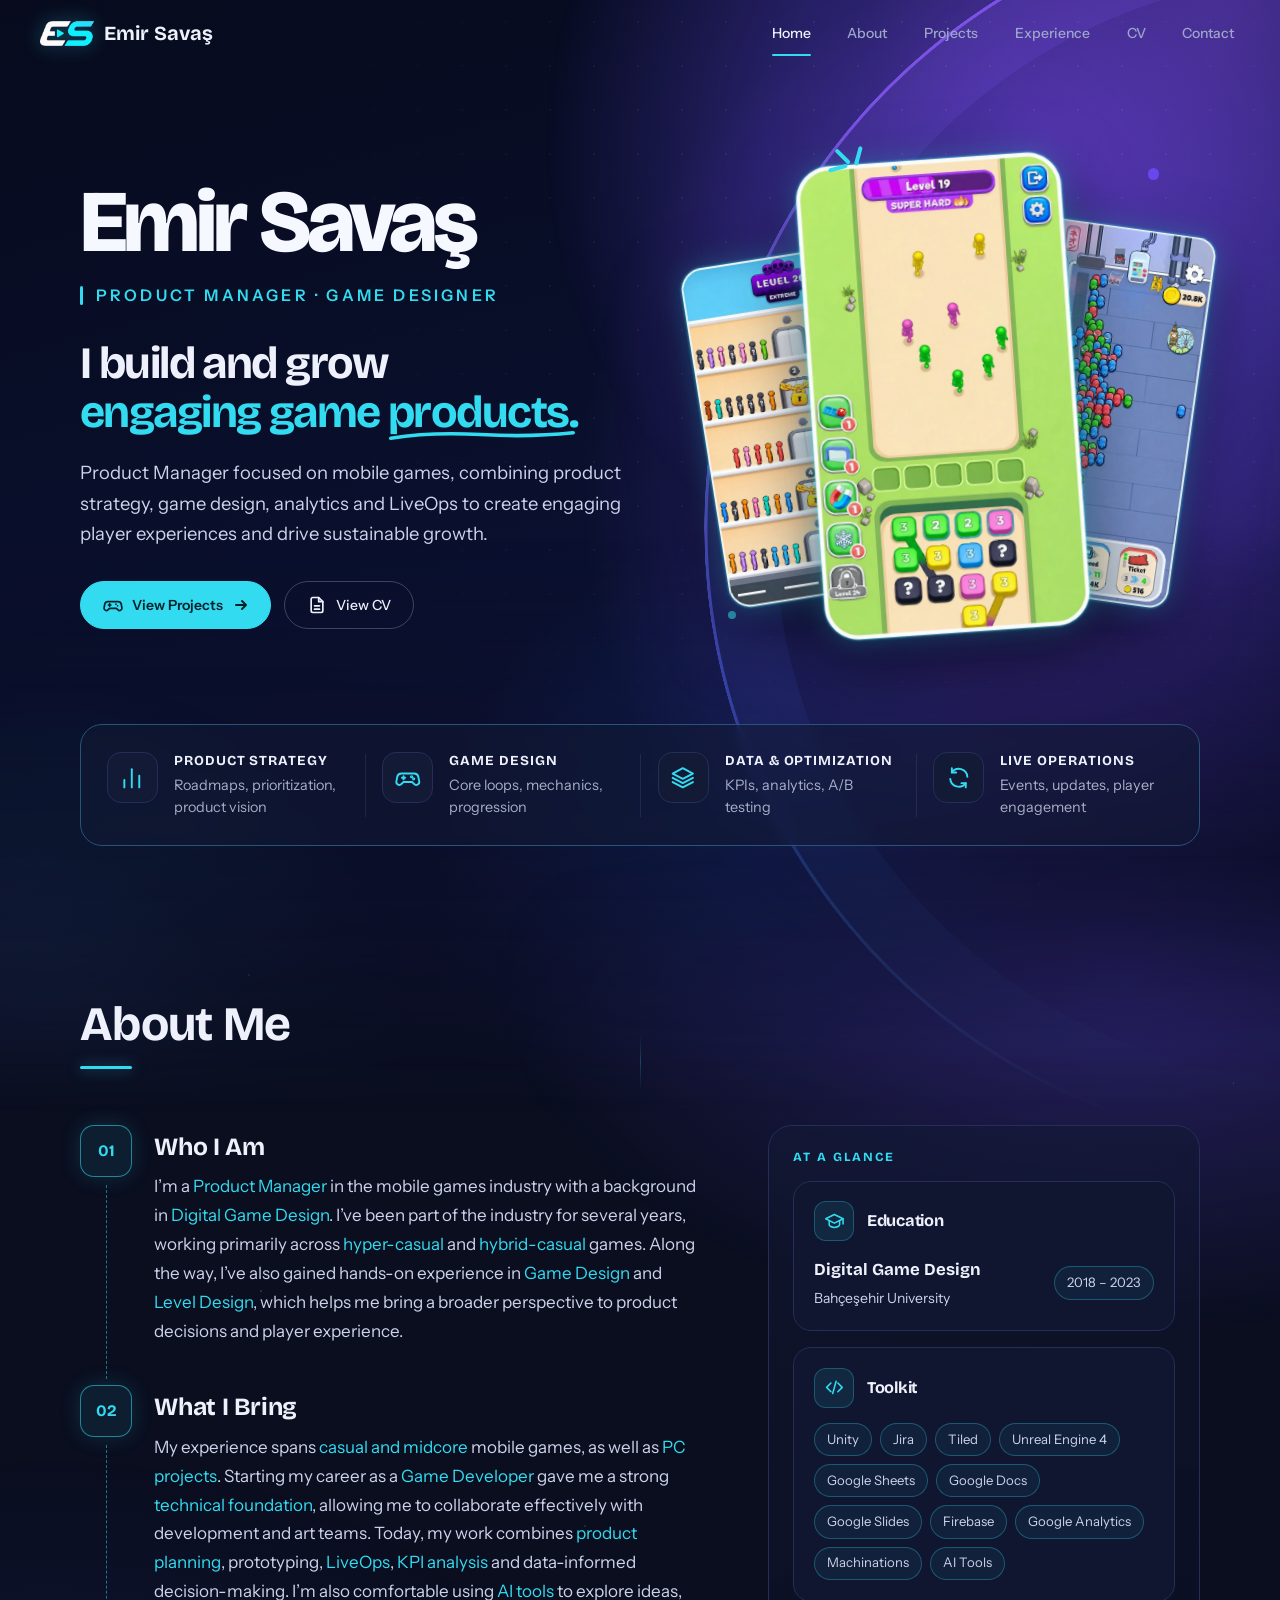
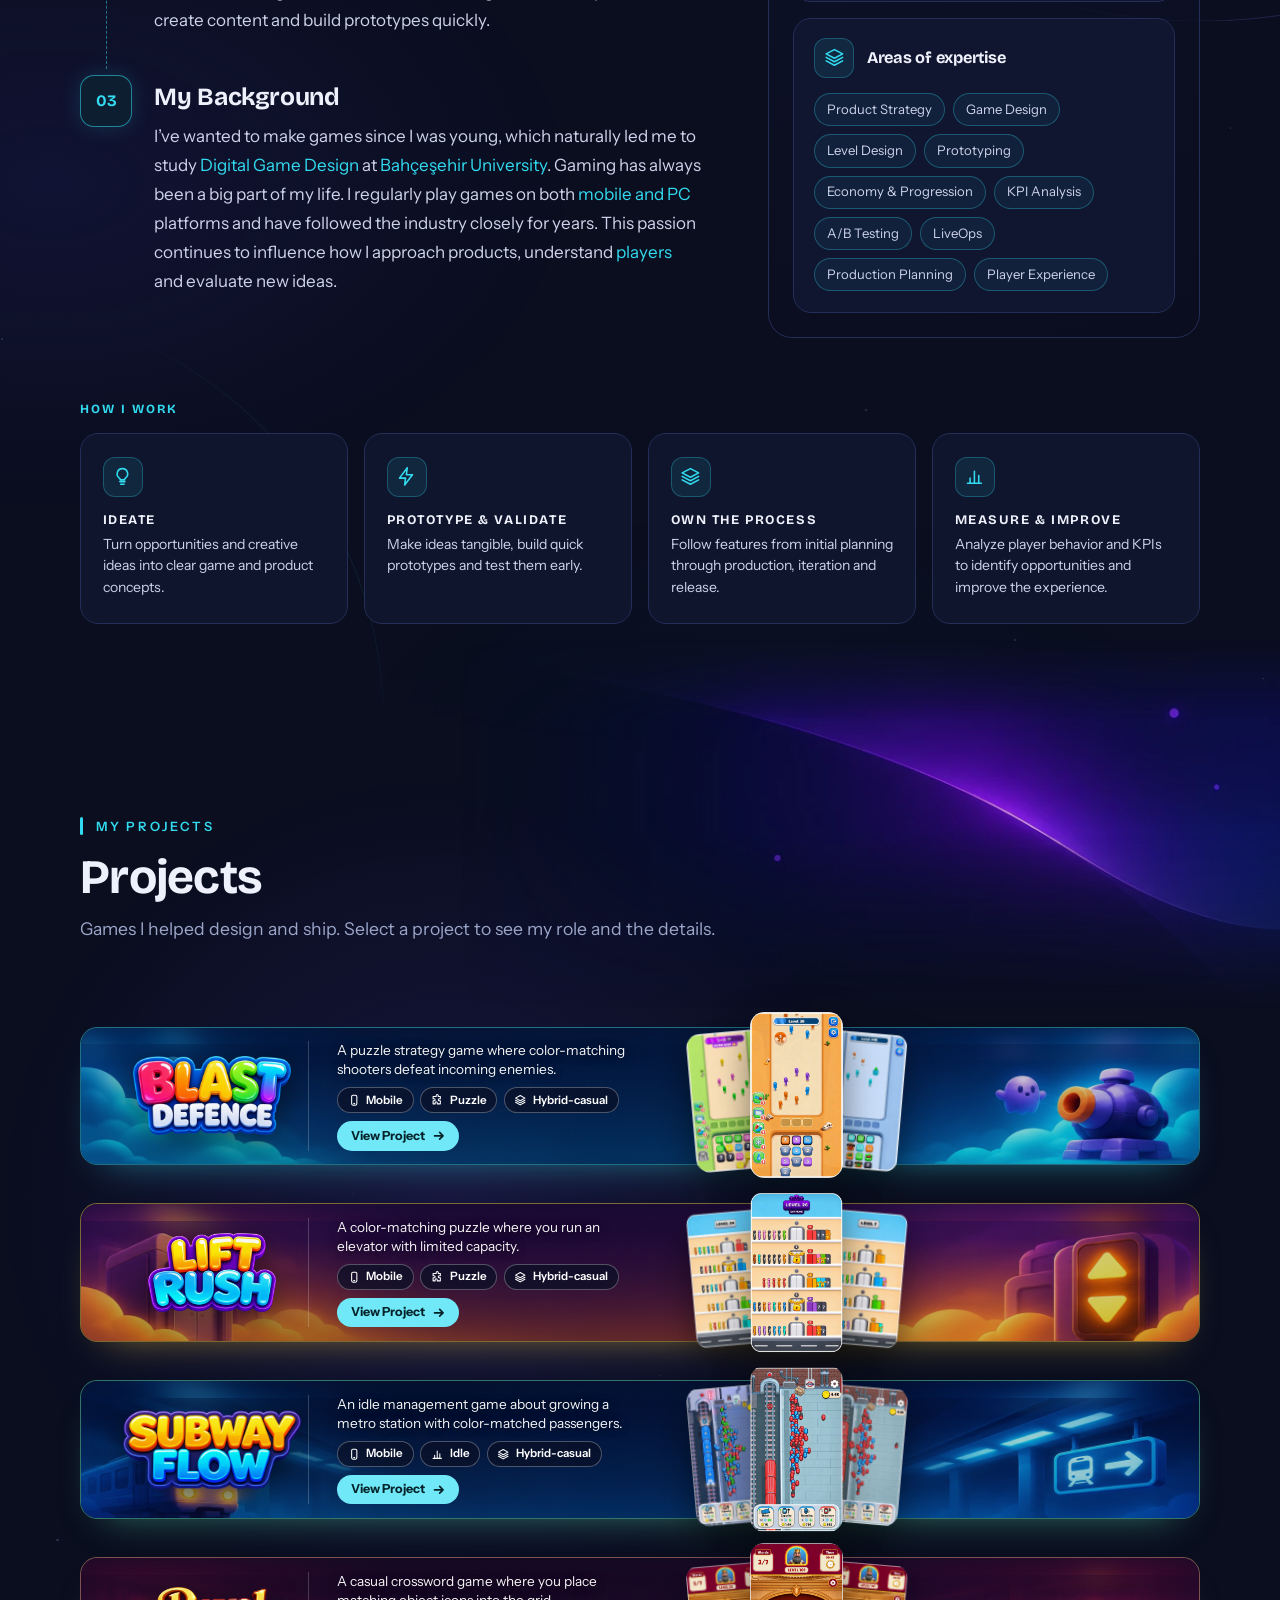
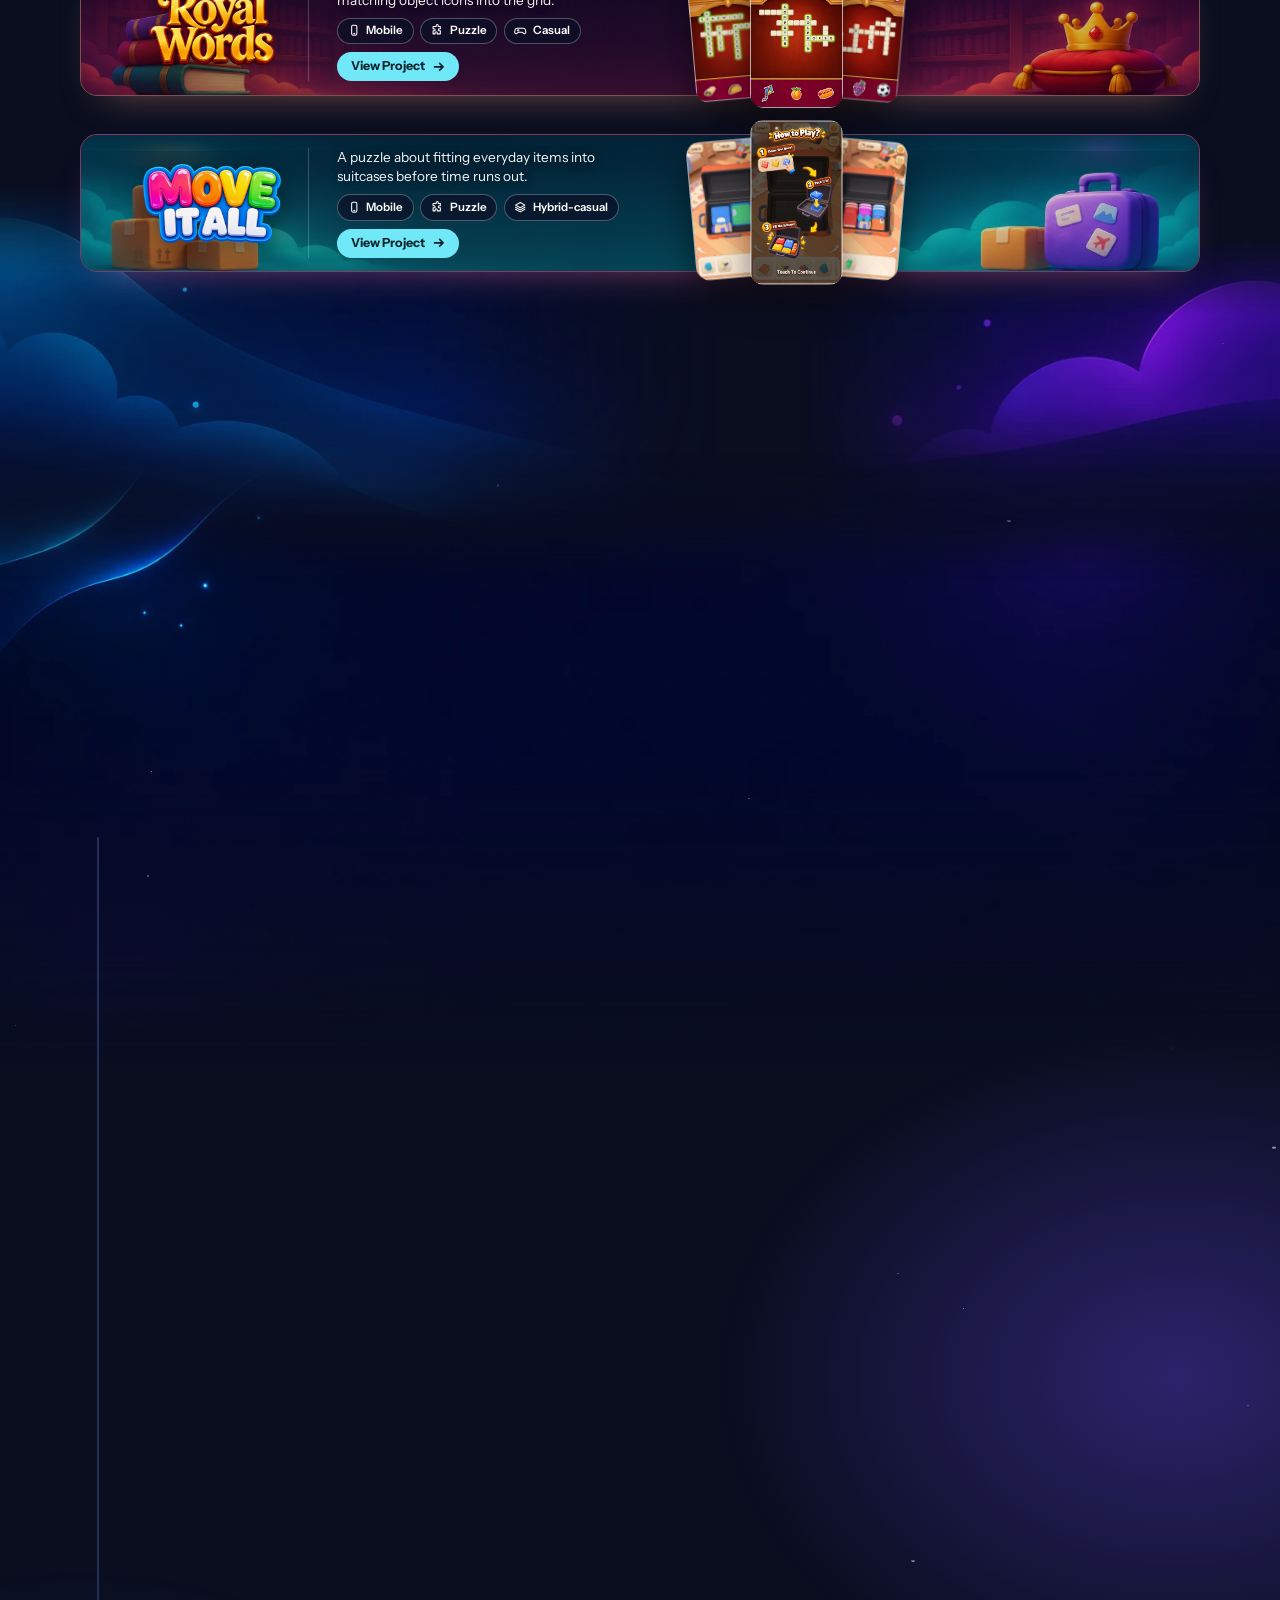
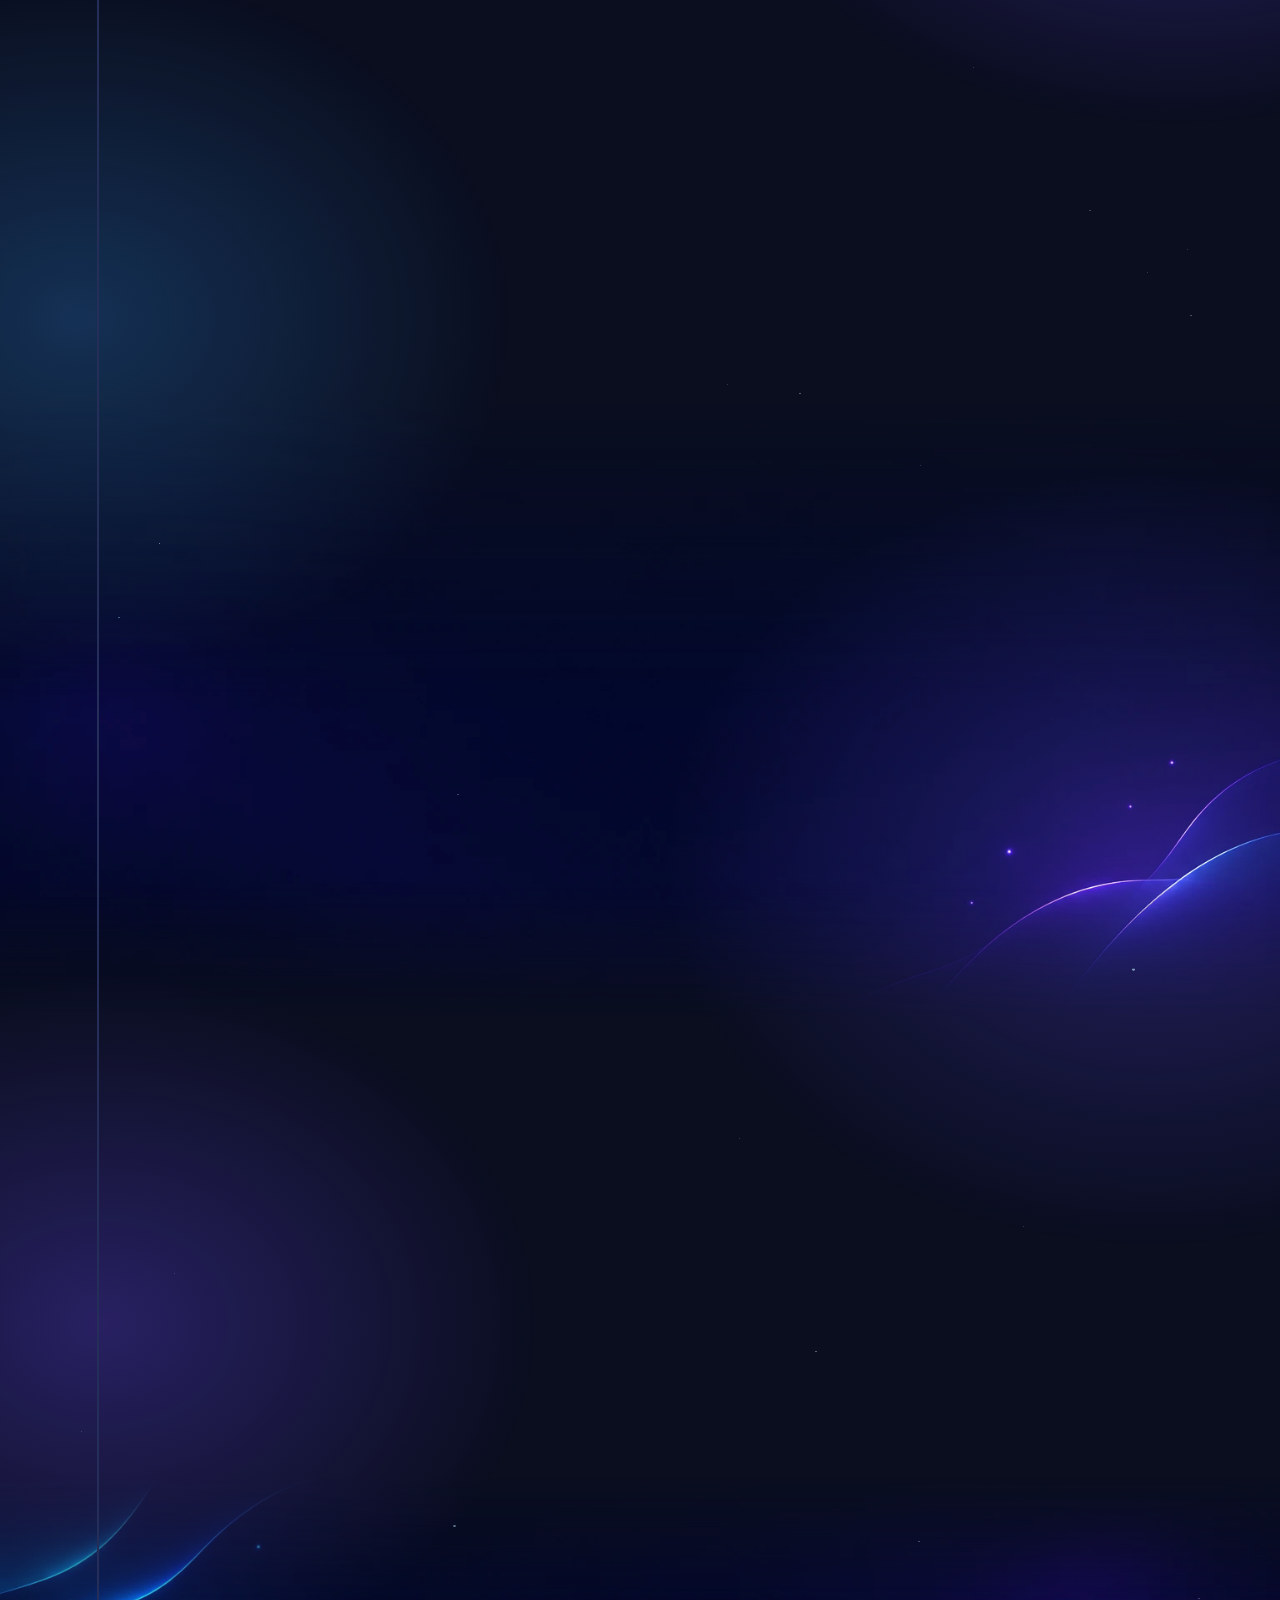
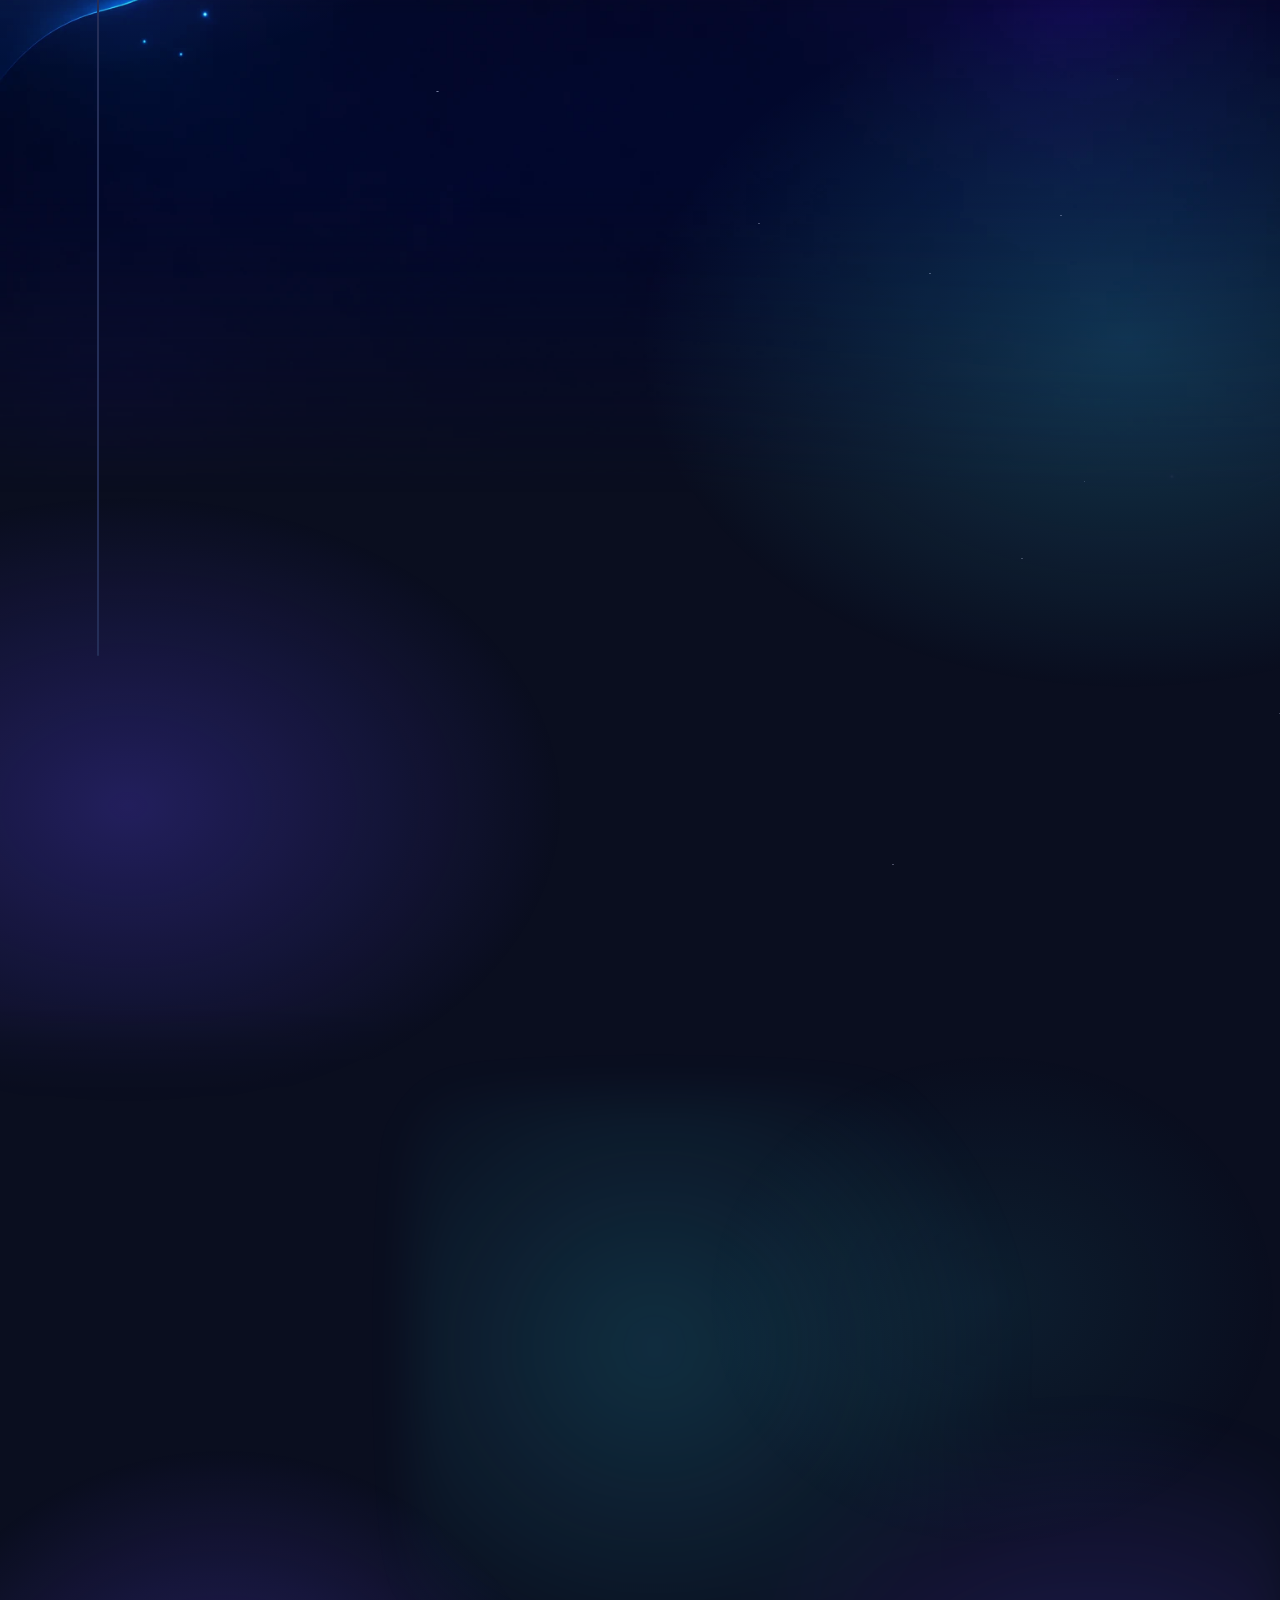
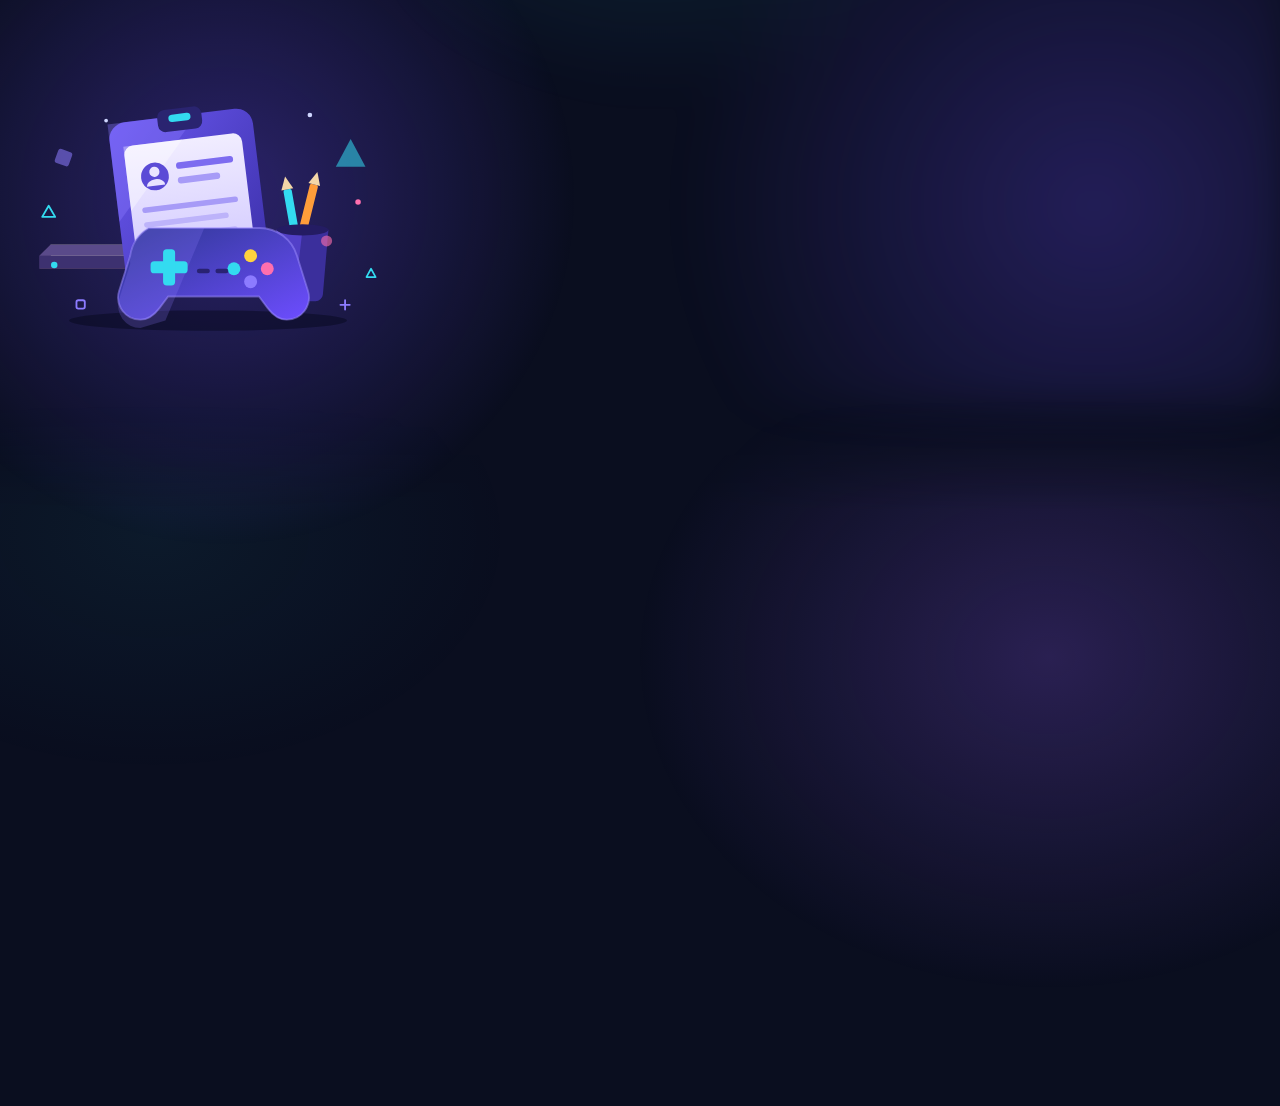
<file: index.html>
<!doctype html>
<html lang="en">
<head>
  <meta charset="utf-8">
  <meta name="viewport" content="width=device-width, initial-scale=1">
  <title>Emir Savaş | Product Manager and Game Designer</title>
  <meta name="description" content="Portfolio of Emir Savaş, a product manager and game designer working on casual and hybrid-casual mobile games.">
  <meta name="theme-color" content="#0a0e1f">
  <link rel="icon" type="image/png" sizes="32x32" href="assets/brand/favicon-32.png">
  <link rel="icon" type="image/png" sizes="64x64" href="assets/brand/favicon-64.png">
  <link rel="apple-touch-icon" href="assets/brand/apple-touch-icon.png">
  <link rel="preconnect" href="https://fonts.googleapis.com">
  <link rel="preconnect" href="https://fonts.gstatic.com" crossorigin>
  <link href="https://fonts.googleapis.com/css2?family=Bricolage+Grotesque:opsz,wght@12..96,500;12..96,700&family=Instrument+Sans:wght@400;500;600&display=swap" rel="stylesheet">
  <script>document.documentElement.classList.add("js");</script>
  <link rel="stylesheet" href="style.css?v=87">
</head>
<body>
  <a class="skip" href="#about" id="skip-link">Skip to content</a>

  <header class="topbar" id="topbar">
    <a class="brand" href="#top" id="brand">
      <img class="brand-mark" src="assets/brand/es-logo-nav.png" alt="" width="46" height="24" aria-hidden="true">
      <span id="brand-name"></span>
    </a>
    <button type="button" class="nav-toggle" id="nav-toggle" aria-expanded="false" aria-controls="nav">
      <span class="nav-toggle-bars" aria-hidden="true"></span>
      <span class="sr-only" id="nav-toggle-label">Menu</span>
    </button>
    <nav id="nav" aria-label="Main"></nav>
  </header>

  <main>
    <section class="hero" id="top" aria-labelledby="hero-name">
      <div class="hero-bg" aria-hidden="true">
        <span class="glow glow-purple"></span>
        <span class="glow glow-cyan"></span>
        <span class="arc arc-a"></span>
        <span class="arc arc-a glow"></span>
        <span class="arc arc-b"></span>
        <span class="arc arc-b glow"></span>
        <span class="dots"></span>
        <span class="particles" id="particles"></span>
      </div>
      <div class="wrap hero-grid">
        <div class="hero-copy">
          <h1 class="hero-name" id="hero-name"></h1>
          <p class="hero-label" id="hero-label"></p>
          <h2 class="hero-headline" id="hero-title"></h2>
          <p class="hero-text" id="hero-text"></p>
          <div class="btn-row" id="hero-actions"></div>
        </div>
        <div class="hero-art" id="hero-art" aria-hidden="true"></div>
      </div>
      <div class="wrap">
        <ul class="expertise" id="expertise"></ul>
      </div>
    </section>

    <section class="wrap section about-section" id="about" aria-labelledby="about-h">
      <div class="ab-bg" aria-hidden="true"><span class="ab-arc ab-arc-a"></span><span class="ab-arc ab-arc-b"></span><span class="ab-dots" id="ab-dots"></span></div>
      <header class="sec-head ab-head"><h2 id="about-h"></h2></header>
      <div class="ab-grid">
        <ol class="ab-steps" id="about-steps"></ol>
        <aside class="ab-side" aria-labelledby="gl-h">
          <h3 class="ab-panel-h" id="gl-h"></h3>
          <div class="glance-list" id="glance-list"></div>
        </aside>
      </div>
      <div class="ab-how" id="about-how" role="group" aria-labelledby="how-label">
        <h3 class="how-label" id="how-label"></h3>
        <ul class="how-list" id="how-list"></ul>
      </div>
    </section>

    <section class="section projects" id="projects" aria-labelledby="proj-h">
      <div class="pj-bg" aria-hidden="true"><span class="pj-tr"></span><span class="pj-bl"></span><span class="pj-br"></span><span class="pj-dots" id="pj-dots"></span></div>
      <div class="wrap">
        <header class="sec-head">
          <p class="eyebrow" id="proj-eyebrow"></p>
          <h2 id="proj-h"></h2>
          <p class="sec-sub" id="proj-intro"></p>
        </header>
      </div>
      <div class="wrap">
        <ul class="pbanners" id="banners"></ul>
      </div>
    </section>

    <section class="section journey-section" id="experience" aria-labelledby="exp-h">
      <div class="exp-bg" aria-hidden="true"><i></i><span class="exp-stars" id="exp-stars"></span></div>
      <div class="wrap">
      <header class="sec-head">
        <p class="eyebrow" id="exp-eyebrow"></p>
        <h2 id="exp-h"></h2>
        <p class="sec-sub" id="exp-sub"></p>
        <svg class="route" viewBox="0 0 260 90" aria-hidden="true"><path d="M4 70c26-4 40 8 66-4s34-30 62-34 38 14 64 6 36-34 52-38"/><circle cx="70" cy="66" r="5"/><circle cx="196" cy="40" r="6"/><path class="flag" d="M242 6v26M242 6l16 6-16 7"/></svg>
      </header>
      <div class="exp-layout">
        <ol class="journey" id="journey"></ol>
        <aside class="core" aria-labelledby="core-h">
          <h3 id="core-h"></h3>
          <ul class="core-list" id="core-list"></ul>
        </aside>
      </div>
      </div>
    </section>

    <section class="section cv-section" id="cv" aria-labelledby="cv-h">
      <div class="cv-wrap">
        <div class="cv-intro">
          <h2 id="cv-h"></h2>
          <p class="cv-desc" id="cv-text"></p>
          <div class="cv-actions" id="cv-actions"></div>
          <ul class="cv-feats" id="cv-feats"></ul>
          <svg class="cv-art" viewBox="0 0 380 252" aria-hidden="true" focusable="false">
            <defs>
              <linearGradient id="ca-board" x1="0" y1="0" x2="1" y2="1"><stop offset="0" stop-color="#6a58f0"/><stop offset="1" stop-color="#3b2fa8"/></linearGradient>
              <linearGradient id="ca-pad" x1="0" y1="0" x2="1" y2="1"><stop offset="0" stop-color="#2d3790"/><stop offset="1" stop-color="#6d4dff"/></linearGradient>
              <linearGradient id="ca-paper" x1="0" y1="0" x2="0" y2="1"><stop offset="0" stop-color="#f1edff"/><stop offset="1" stop-color="#cfc6ff"/></linearGradient>
            </defs>
            <ellipse cx="190" cy="236" rx="150" ry="11" fill="#05081a" opacity=".45"/>
            <!-- book -->
            <g transform="translate(8 150)">
              <polygon points="0,30 100,30 112,18 12,18" fill="#7a5a4a"/>
              <polygon points="12,18 112,18 112,4 12,4" fill="#efe3cf"/>
              <polygon points="0,30 12,18 12,4 0,16" fill="#4a3a6a"/>
              <polygon points="0,16 12,4 112,4 100,16" fill="#5a4a8a"/>
              <polygon points="0,16 100,16 100,30 0,30" fill="#3d3170"/>
              <polygon points="100,16 112,4 112,18 100,30" fill="#2c2358"/>
            </g>
            <!-- clipboard -->
            <g transform="rotate(-7 170 105)">
              <rect x="92" y="14" width="156" height="184" rx="18" fill="url(#ca-board)"/>
              <polygon points="92,14 190,14 92,120" fill="#8c7bff" opacity=".35"/>
              <rect x="106" y="40" width="128" height="146" rx="10" fill="url(#ca-paper)"/>
              <polygon points="106,40 170,40 106,110" fill="#ffffff" opacity=".35"/>
              <rect x="146" y="6" width="48" height="24" rx="8" fill="#2a2470"/>
              <rect x="158" y="12" width="24" height="8" rx="4" fill="#33dbf0"/>
              <circle cx="136" cy="76" r="15" fill="#5b4bd6"/>
              <circle cx="136" cy="71" r="5.500" fill="#e9e4ff"/>
              <path d="M126 86a10 7 0 0 1 20 0Z" fill="#e9e4ff"/>
              <rect x="160" y="64" width="62" height="7" rx="3.500" fill="#7d6cf0"/>
              <rect x="160" y="80" width="46" height="7" rx="3.500" fill="#a79bf7"/>
              <rect x="118" y="108" width="104" height="6" rx="3" fill="#a79bf7"/>
              <rect x="118" y="124" width="92" height="6" rx="3" fill="#bdb3fa"/>
              <rect x="118" y="140" width="100" height="6" rx="3" fill="#bdb3fa"/>
            </g>
            <!-- pencil cup -->
            <g transform="translate(262 92)">
              <rect x="30" y="-4" width="9" height="62" rx="2" fill="#ff9d3a" transform="rotate(14 34 30)"/>
              <polygon points="28,-4 41,-4 34.500,-18" fill="#f4d7a8" transform="rotate(14 34 30)"/>
              <rect x="14" y="2" width="9" height="56" rx="2" fill="#33dbf0" transform="rotate(-10 18 30)"/>
              <polygon points="12,2 25,2 18.500,-12" fill="#f4d7a8" transform="rotate(-10 18 30)"/>
              <path d="M2 46h56l-6 70a8 8 0 0 1-8 7H16a8 8 0 0 1-8-7Z" fill="#3b2f9c"/>
              <path d="M2 46h28l-9 77H16a8 8 0 0 1-8-7Z" fill="#5240c8"/>
              <ellipse cx="30" cy="46" rx="28" ry="6" fill="#241c63"/>
            </g>
            <!-- controller -->
            <g transform="translate(86 128)">
              <path d="M40 8h120a42 42 0 0 1 40 30l12 38a24 24 0 0 1-23 31c-9 0-15-5-21-13l-9-12H61l-9 12c-6 8-12 13-21 13a24 24 0 0 1-23-31l12-38A42 42 0 0 1 40 8Z" fill="url(#ca-pad)"/>
              <path d="M40 8h60L58 108l-27 8a24 24 0 0 1-23-31l12-38A42 42 0 0 1 40 8Z" fill="#8c7bff" opacity=".22"/>
              <path d="M40 8h120a42 42 0 0 1 40 30l12 38a24 24 0 0 1-23 31c-9 0-15-5-21-13l-9-12H61l-9 12c-6 8-12 13-21 13a24 24 0 0 1-23-31l12-38A42 42 0 0 1 40 8Z" fill="none" stroke="#9e8dff" stroke-opacity=".5" stroke-width="2"/>
              <rect x="42" y="44" width="40" height="13" rx="4" fill="#33dbf0"/>
              <rect x="55.500" y="31" width="13" height="39" rx="4" fill="#33dbf0"/>
              <circle cx="150" cy="38" r="7" fill="#ffd23f"/><circle cx="168" cy="52" r="7" fill="#ff6fae"/>
              <circle cx="132" cy="52" r="7" fill="#33dbf0"/><circle cx="150" cy="66" r="7" fill="#8c7bff"/>
              <rect x="92" y="52" width="14" height="5" rx="2.500" fill="#1b1550" opacity=".7"/><rect x="112" y="52" width="14" height="5" rx="2.500" fill="#1b1550" opacity=".7"/>
            </g>
            <!-- small geometric accents -->
            <polygon points="344,40 360,70 328,70" fill="#33dbf0" opacity=".55"/>
            <rect x="26" y="52" width="16" height="16" rx="3" fill="#8c7bff" opacity=".55" transform="rotate(20 34 60)"/>
            <circle cx="318" cy="150" r="6" fill="#ff6fae" opacity=".6"/>
            <g class="cv-fx" fill="none" stroke-linecap="round" stroke-linejoin="round">
              <path class="fx a" d="M18 112l7 12-14 0z" stroke="#33dbf0" stroke-width="2"/>
              <rect class="fx b" x="48" y="214" width="9" height="9" rx="2" stroke="#8c7bff" stroke-width="2"/>
              <circle class="fx c" cx="24" cy="176" r="3.500" fill="#33dbf0"/>
              <path class="fx d" d="M338 214v10M333 219h10" stroke="#8c7bff" stroke-width="2"/>
              <circle class="fx e" cx="352" cy="108" r="3" fill="#ff6fae"/>
              <circle class="fx f" cx="300" cy="14" r="2.500" fill="#cfd6ff"/>
              <circle class="fx g" cx="80" cy="20" r="2" fill="#cfd6ff"/>
              <path class="fx h" d="M366 180l5 9-10 0z" stroke="#33dbf0" stroke-width="1.800"/>
            </g>
          </svg>
        </div>
        <div class="cv-viewer-slot" id="cv-viewer-slot"></div>
      </div>
    </section>
  </main>

  <footer class="section contact" id="contact" aria-labelledby="contact-h">
    <div class="wrap">
    <div class="ct-grid">
      <div class="ct-copy">
        <p class="eyebrow" id="contact-eyebrow"></p>
        <h2 id="contact-h"></h2>
        <p class="ct-text" id="contact-text"></p>
        <div class="ct-mail" id="ct-mail">
          <a class="ct-mail-main" id="ct-mail-link">
            <span class="ct-mail-ico" aria-hidden="true"><svg viewBox="0 0 24 24" fill="none" stroke="currentColor" stroke-width="1.8" stroke-linecap="round" stroke-linejoin="round"><rect x="3" y="5" width="18" height="14" rx="3"/><path d="m4 8 8 6 8-6"/></svg></span>
            <span class="ct-mail-txt"><span class="ct-mail-label" id="ct-mail-label"></span><span class="ct-mail-addr" id="ct-mail-addr"></span></span>
          </a>
          <button type="button" class="ct-copy-btn" id="ct-copy">
            <svg class="i-copy" viewBox="0 0 24 24" aria-hidden="true" fill="none" stroke="currentColor" stroke-width="1.8" stroke-linecap="round" stroke-linejoin="round"><rect x="9" y="9" width="11" height="11" rx="3"/><path d="M5 15V7a3 3 0 0 1 3-3h8"/></svg>
            <svg class="i-check" viewBox="0 0 24 24" aria-hidden="true" fill="none" stroke="currentColor" stroke-width="2.400" stroke-linecap="round" stroke-linejoin="round"><path d="m5 12.500 4.500 4.500L19 7.500"/></svg>
          </button>
          <span class="ct-toast" id="ct-toast" role="status" aria-live="polite"></span>
        </div>
        <a class="ct-in" id="ct-in" target="_blank" rel="noopener">
          <svg class="ct-in-ico" viewBox="0 0 24 24" aria-hidden="true"><rect width="24" height="24" rx="5" fill="#fff"/><path fill="#0a0e1f" d="M6.940 9.500h2.500V18h-2.500V9.500Zm1.250-4a1.450 1.450 0 1 1 0 2.900 1.450 1.450 0 0 1 0-2.900ZM10.900 9.500h2.400v1.160h.04c.34-.64 1.160-1.320 2.380-1.320 2.540 0 3.010 1.670 3.010 3.840V18h-2.500v-4.300c0-1.030-.02-2.350-1.430-2.350-1.440 0-1.650 1.120-1.650 2.280V18h-2.500V9.500Z"/></svg>
          <span id="ct-in-text"></span>
          <svg class="ct-in-arrow" viewBox="0 0 24 24" aria-hidden="true" fill="none" stroke="currentColor" stroke-width="2" stroke-linecap="round" stroke-linejoin="round"><path d="M4 12h15M13 6l6 6-6 6"/></svg>
        </a>
      </div>
      <div class="ct-art" id="ct-art" aria-hidden="false">
        <svg class="ct-svg" viewBox="0 40 640 490" role="img" aria-label="A floating island with a castle under a purple moon, a paper airplane carrying an envelope toward it" focusable="false">
          <defs>
            <radialGradient id="ct-moon" cx="45%" cy="40%" r="60%"><stop offset="0" stop-color="#b57cf0"/><stop offset=".7" stop-color="#7d4fd6"/><stop offset="1" stop-color="#5a3bb8"/></radialGradient>
            <radialGradient id="ct-halo" cx="50%" cy="50%" r="50%"><stop offset="0" stop-color="#8f5cf0" stop-opacity=".55"/><stop offset="1" stop-color="#8f5cf0" stop-opacity="0"/></radialGradient>
            <linearGradient id="ct-trail" x1="0" y1="1" x2="1" y2="0"><stop offset="0" stop-color="#33dbf0" stop-opacity="0"/><stop offset="1" stop-color="#7ef0ff"/></linearGradient>
            <linearGradient id="ct-path" x1="0" y1="0" x2="0" y2="1"><stop offset="0" stop-color="#fff0b3"/><stop offset="1" stop-color="#ffb347"/></linearGradient>
            <linearGradient id="ct-mtn" x1="0" y1="0" x2="0" y2="1"><stop offset="0" stop-color="#2a2468"/><stop offset="1" stop-color="#14153a" stop-opacity="0"/></linearGradient>
            <linearGradient id="ct-mtn2" x1="0" y1="0" x2="0" y2="1"><stop offset="0" stop-color="#101233" stop-opacity=".9"/><stop offset="1" stop-color="#101233" stop-opacity="0"/></linearGradient>
            <filter id="ct-glow" x="-50%" y="-50%" width="200%" height="200%"><feGaussianBlur stdDeviation="5"/></filter>
            <filter id="ct-glow-s" x="-50%" y="-50%" width="200%" height="200%"><feGaussianBlur stdDeviation="2.5"/></filter>
          </defs>
          <circle cx="448" cy="190" r="190" fill="url(#ct-halo)"/>
          <g class="ct-stars" fill="#dfe6ff">
            <circle cx="60" cy="70" r="1.6"/><circle cx="170" cy="40" r="1.2"/><circle cx="300" cy="90" r="1.4"/><circle cx="590" cy="60" r="1.6"/>
            <circle cx="620" cy="250" r="1.2"/><circle cx="250" cy="150" r="1.1"/><circle cx="120" cy="190" r="1.3"/><circle cx="560" cy="130" r="1.1"/><circle cx="40" cy="300" r="1.1"/>
          </g>
          <circle cx="448" cy="190" r="104" fill="url(#ct-moon)"/>
          <g fill="#6a45c4" opacity=".55"><circle cx="408" cy="150" r="14"/><circle cx="488" cy="220" r="20"/><circle cx="423" cy="235" r="9"/></g>
          <g class="ct-cloud ct-cloud-a" fill="#3b2f86" opacity=".85"><ellipse cx="330" cy="130" rx="46" ry="12"/><ellipse cx="350" cy="118" rx="26" ry="14"/><ellipse cx="318" cy="123" rx="18" ry="10"/></g>
          <g class="ct-cloud ct-cloud-b" fill="#34297a" opacity=".8"><ellipse cx="590" cy="215" rx="40" ry="10"/><ellipse cx="606" cy="205" rx="22" ry="12"/></g>
          <path d="M0 440 90 380 150 410 250 340 340 420 430 360 520 410 600 350 640 380V540H0Z" fill="url(#ct-mtn)"/>
          <path d="M0 480 70 440 140 470 230 420 330 480 430 430 520 470 640 420V540H0Z" fill="url(#ct-mtn2)"/>
          <g class="ct-island">
            <g transform="translate(8 0)">
              <ellipse cx="400" cy="505" rx="130" ry="16" fill="#8f5cf0" opacity=".18" filter="url(#ct-glow)"/>
              <polygon points="190,330 260,380 330,470 215,400" fill="#3a2e8c"/>
              <polygon points="260,380 430,395 400,505 330,470" fill="#4a3bb0"/>
              <polygon points="430,395 600,345 500,455 400,505" fill="#33267a"/>
              <polygon points="215,400 330,470 290,455" fill="#2b2170"/>
              <polygon points="500,455 600,345 585,420" fill="#2a2068"/>
              <polygon points="190,330 330,290 520,300 600,345 430,395 260,380" fill="#2d7a66"/>
              <polygon points="260,380 430,395 380,372 300,352" fill="#3a9478" opacity=".7"/>
              <polygon points="300,320 350,255 430,238 500,272 545,322 430,372" fill="#4d4c9c"/>
              <polygon points="350,255 430,238 400,300 330,300" fill="#6361b8" opacity=".6"/>
              <polygon points="430,238 500,272 470,320 410,300" fill="#3c3a85" opacity=".7"/>
              <g fill="#1f5a63">
                <polygon points="258,320 270,282 282,320"/><polygon points="252,332 270,298 288,332"/>
                <polygon points="545,310 558,268 571,310"/><polygon points="538,324 558,284 578,324"/>
                <polygon points="490,285 500,250 510,285"/><polygon points="484,296 500,262 516,296"/>
                <polygon points="320,345 330,308 340,345"/><polygon points="313,357 330,322 347,357"/>
                <polygon points="215,352 226,318 237,352"/><polygon points="570,352 580,322 590,352"/>
              </g>
              <g fill="#3a3a8a"><polygon points="360,350 385,340 395,360 370,368"/><polygon points="470,355 495,348 500,366 478,372"/></g>
              <path d="M418 262c-14 22 34 30 4 52-26 18-78 14-96 42-12 18-26 18-38 20" fill="none" stroke="#ffb347" stroke-width="12" stroke-linecap="round" opacity=".45" filter="url(#ct-glow-s)"/>
              <path d="M418 262c-14 22 34 30 4 52-26 18-78 14-96 42-12 18-26 18-38 20" fill="none" stroke="url(#ct-path)" stroke-width="5" stroke-linecap="round"/>
              <g class="ct-castle">
                <rect x="395" y="168" width="46" height="96" fill="#5d5bb2"/>
                <rect x="372" y="196" width="26" height="68" fill="#4f4da4"/><rect x="438" y="196" width="26" height="68" fill="#4f4da4"/>
                <polygon points="368,196 385,162 402,196" fill="#3a3787"/><polygon points="434,196 451,162 468,196" fill="#3a3787"/>
                <g fill="#5d5bb2"><rect x="395" y="160" width="8" height="10"/><rect x="410" y="160" width="8" height="10"/><rect x="425" y="160" width="8" height="10"/><rect x="438" y="160" width="6" height="10"/></g>
                <g class="ct-win" fill="#ffd36b"><rect x="411" y="188" width="10" height="16" rx="5"/><rect x="379" y="214" width="8" height="12" rx="4"/><rect x="445" y="214" width="8" height="12" rx="4"/><rect x="417" y="222" width="7" height="11" rx="3.500"/></g>
                <path class="ct-door" d="M408 264v-16a10 10 0 0 1 20 0v16Z" fill="#ffc86b"/>
                <line x1="418" y1="168" x2="418" y2="112" stroke="#c9c5ff" stroke-width="2.500"/>
                <g class="ct-flag"><path d="M418 114 480 118 470 140 418 138Z" fill="#1fb6d0"/><path d="M418 114 480 118 470 140 418 138Z" fill="none" stroke="#7ef0ff" stroke-width="1.500"/>
                <g transform="translate(436 120) scale(.9)" fill="none" stroke="#e9fbff" stroke-width="2" stroke-linecap="round" stroke-linejoin="round"><path d="M5 5h14a4 4 0 0 1 4 3.600l.6 4a2.600 2.600 0 0 1-4.600 2L17 12H7l-2 2.600a2.600 2.600 0 0 1-4.600-2l.6-4A4 4 0 0 1 5 5Z"/><path d="M7 7.500v3M5.500 9h3"/></g></g>
              </g>
            </g>
          </g>
          <path class="ct-trail" pathLength="1" d="M40 410C120 400 220 360 262 300" fill="none" stroke="url(#ct-trail)" stroke-width="5" stroke-linecap="round"/>
          <g class="ct-plane">
            <g transform="translate(180 262)">
              <polygon points="0,38 128,-2 60,70" fill="#8af0ff"/>
              <polygon points="60,70 128,-2 50,34" fill="#33dbf0"/>
              <polygon points="0,38 50,34 60,70" fill="#1fa3c4"/>
              <polygon points="0,38 128,-2" fill="none"/>
            </g>
          </g>
          <g class="ct-env" transform="translate(268 168)">
            <rect class="ct-env-glow" x="-4" y="-4" width="72" height="52" rx="10" fill="#33dbf0" opacity=".45" filter="url(#ct-glow)"/>
            <g transform="rotate(-12 32 22)">
              <rect x="0" y="0" width="64" height="44" rx="8" fill="#0e1b3c" fill-opacity=".85" stroke="#7ef0ff" stroke-width="3"/>
              <path d="m4 6 28 22L60 6" fill="none" stroke="#7ef0ff" stroke-width="3" stroke-linecap="round" stroke-linejoin="round"/>
            </g>
          </g>
          <g class="ct-spark" stroke="#33dbf0" stroke-width="3" stroke-linecap="round"><path d="M272 122l12 14M292 108l4 18M258 148l16 4"/></g>
          <g class="ct-bits" fill="#a98bff"><polygon points="330,470 342,476 334,488 322,482" opacity=".8"/><polygon points="560,470 570,474 564,486 554,480" opacity=".7"/><polygon points="600,418 608,422 603,432 595,427" opacity=".6"/></g>
        </svg>
      </div>
    </div>
    <div class="ct-foot">
      <p class="ct-copyright" id="copyright"></p>
      <a class="ct-tag" id="ct-tag" href="#top"></a>
    </div>
    </div>
  </footer>

  <script src="content.js?v=87"></script>
  <script src="script.js?v=87"></script>
  <script src="analytics.js?v=87"></script>
  <script type="module" src="cv.js?v=87"></script>
</body>
</html>
</file>
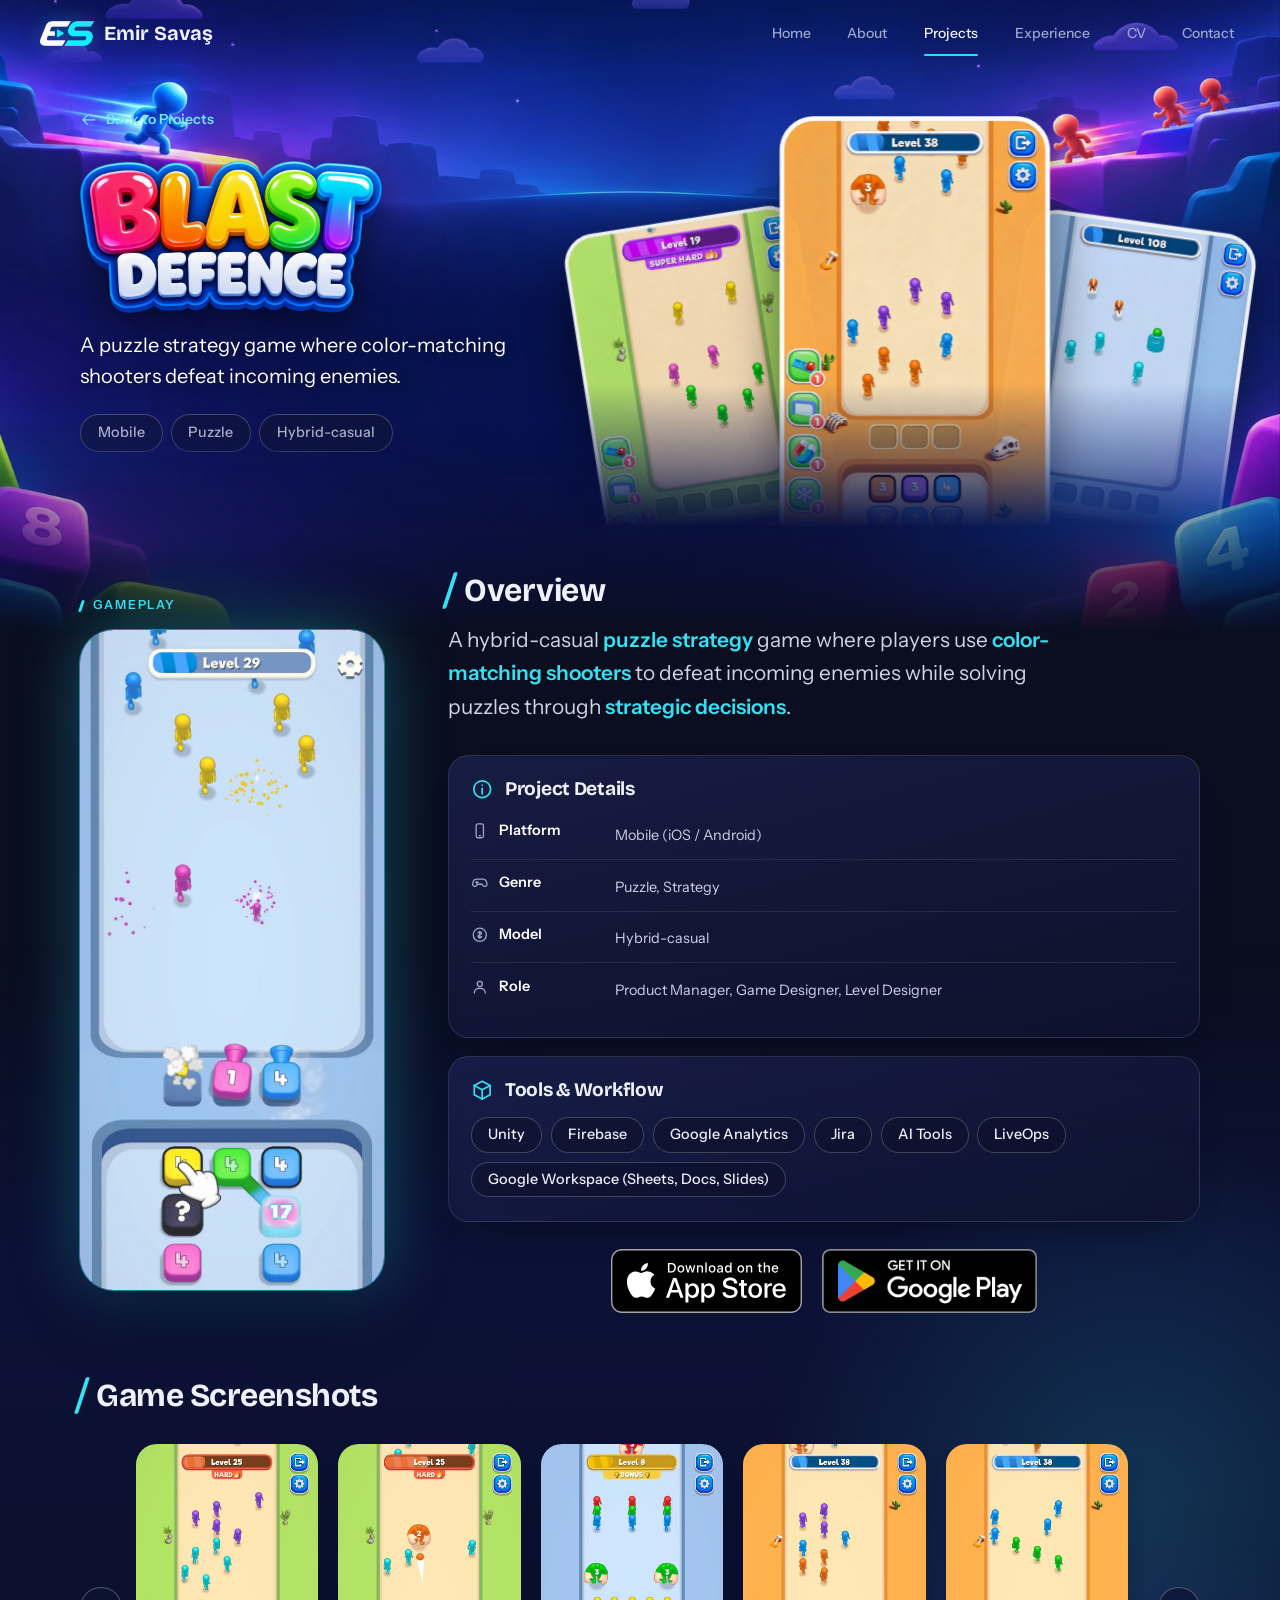
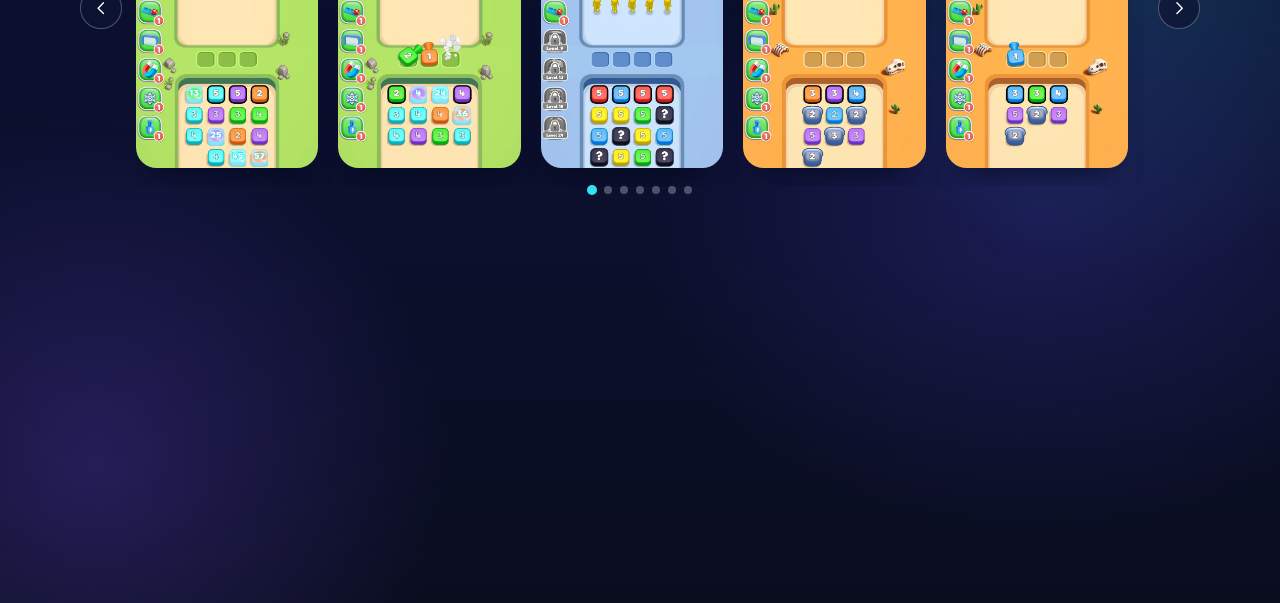
<file: projects/blast-defence/index.html>
<!doctype html>
<html lang="en">
<head>
  <meta charset="utf-8">
  <meta name="viewport" content="width=device-width, initial-scale=1">
  <title>Blast Defence | Emir Savaş</title>
  <meta name="description" content="A puzzle strategy game where color-matching shooters defeat incoming enemies.">
  <meta name="theme-color" content="#0a0e1f">
  <link rel="icon" type="image/png" sizes="32x32" href="../../assets/brand/favicon-32.png">
  <link rel="icon" type="image/png" sizes="64x64" href="../../assets/brand/favicon-64.png">
  <link rel="apple-touch-icon" href="../../assets/brand/apple-touch-icon.png">
  <link rel="preconnect" href="https://fonts.googleapis.com">
  <link rel="preconnect" href="https://fonts.gstatic.com" crossorigin>
  <link href="https://fonts.googleapis.com/css2?family=Bricolage+Grotesque:opsz,wght@12..96,500;12..96,700&family=Instrument+Sans:wght@400;500;600&display=swap" rel="stylesheet">
  <script>document.documentElement.classList.add("js");</script>
  <link rel="stylesheet" href="../../style.css?v=87">
  <link rel="stylesheet" href="../../project.css?v=87">
</head>
<body class="project-page">
  <a class="skip" href="#overview" id="skip-link">Skip to content</a>

  <header class="topbar" id="topbar">
    <a class="brand" href="../../#top" id="brand">
      <img class="brand-mark" src="../../assets/brand/es-logo-nav.png" alt="" width="46" height="24" aria-hidden="true">
      <span id="brand-name">Emir Savaş</span>
    </a>
    <button type="button" class="nav-toggle" id="nav-toggle" aria-expanded="false" aria-controls="nav">
      <span class="nav-toggle-bars" aria-hidden="true"></span>
      <span class="sr-only" id="nav-toggle-label">Menu</span>
    </button>
    <nav id="nav" aria-label="Main"></nav>
  </header>

  <main id="app"><noscript><p class="wrap">This page needs JavaScript. <a href="../../#projects">Back to Projects</a></p></noscript></main>

  <dialog id="lightbox" aria-label="Image preview">
    <button type="button" class="dlg-close" id="lb-close">Close</button>
    <button type="button" class="lb-nav lb-prev" id="lb-prev" aria-label="Previous"></button>
    <img id="lb-img" alt="">
    <button type="button" class="lb-nav lb-next" id="lb-next" aria-label="Next"></button>
  </dialog>

  <script src="../../content.js?v=87"></script>
  <script src="../../project.js?v=87"></script>
  <script src="../../analytics.js?v=87"></script>
</body>
</html>
</file>
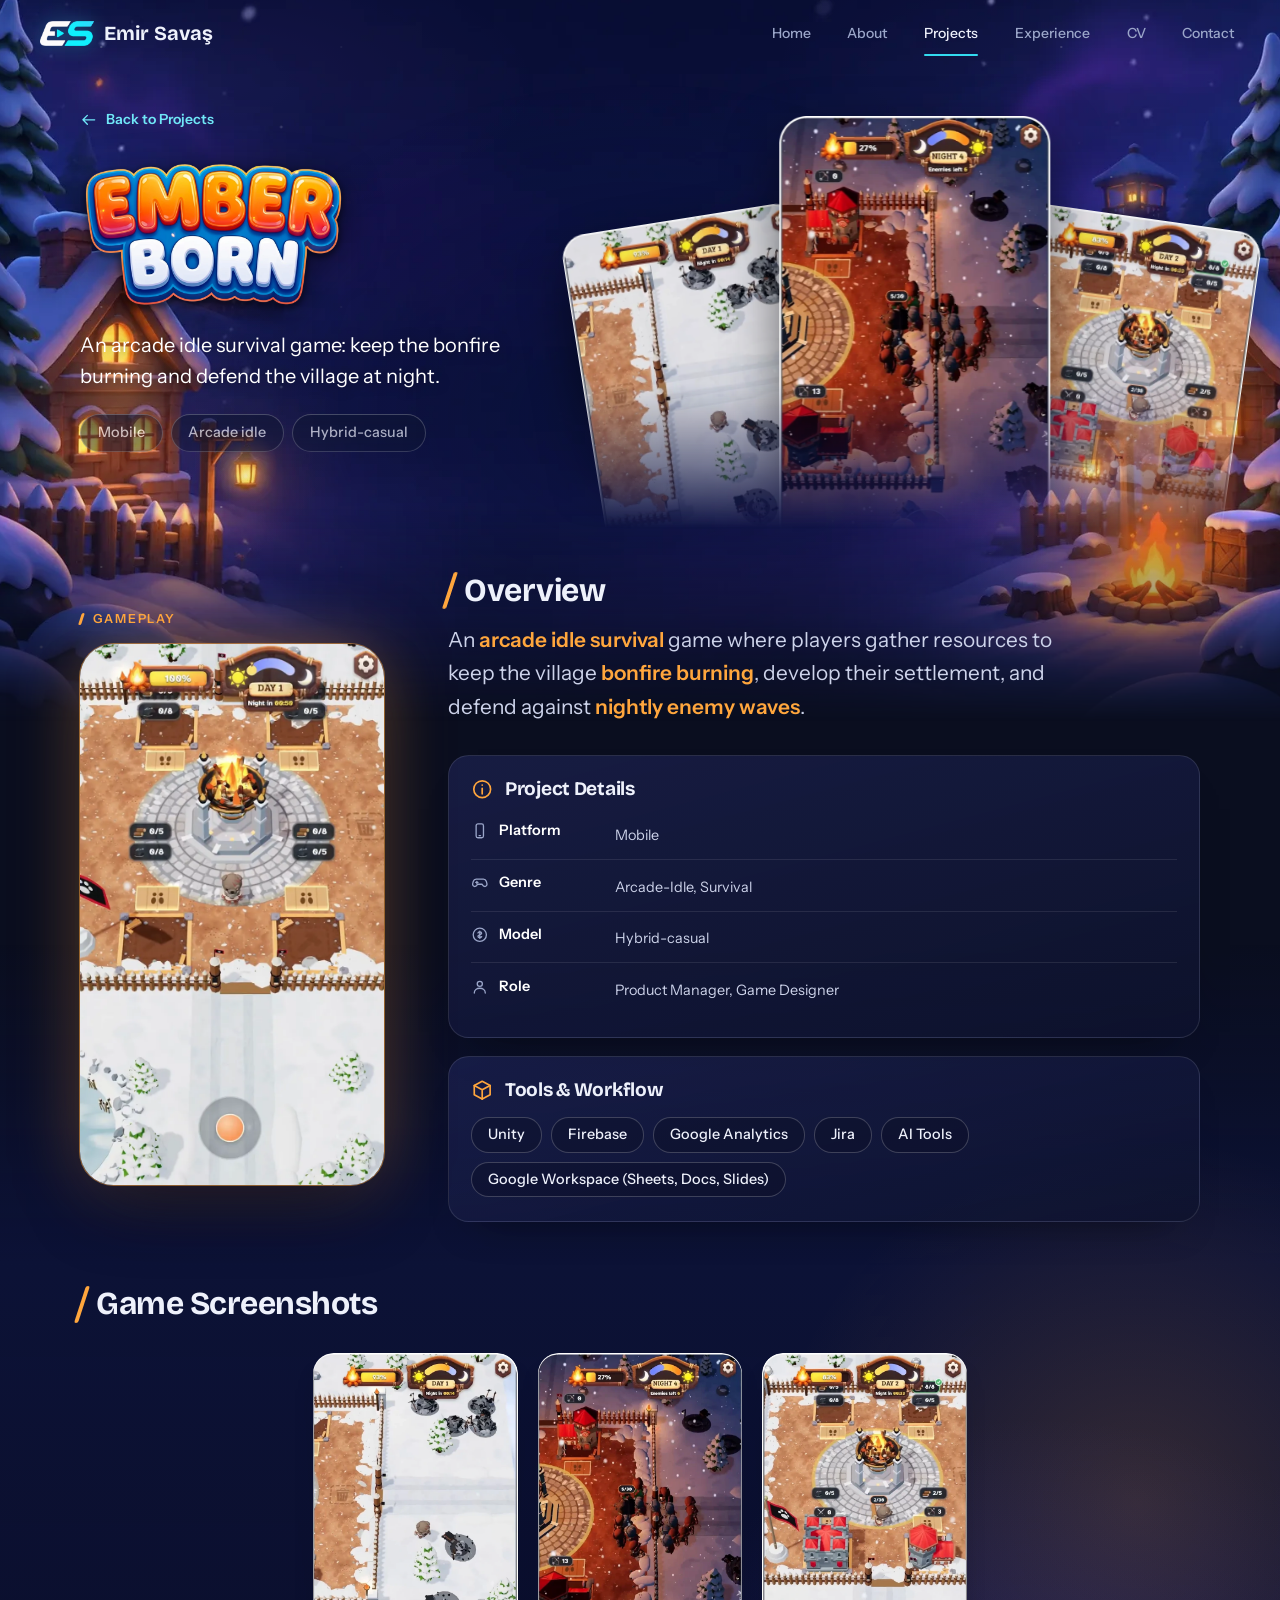
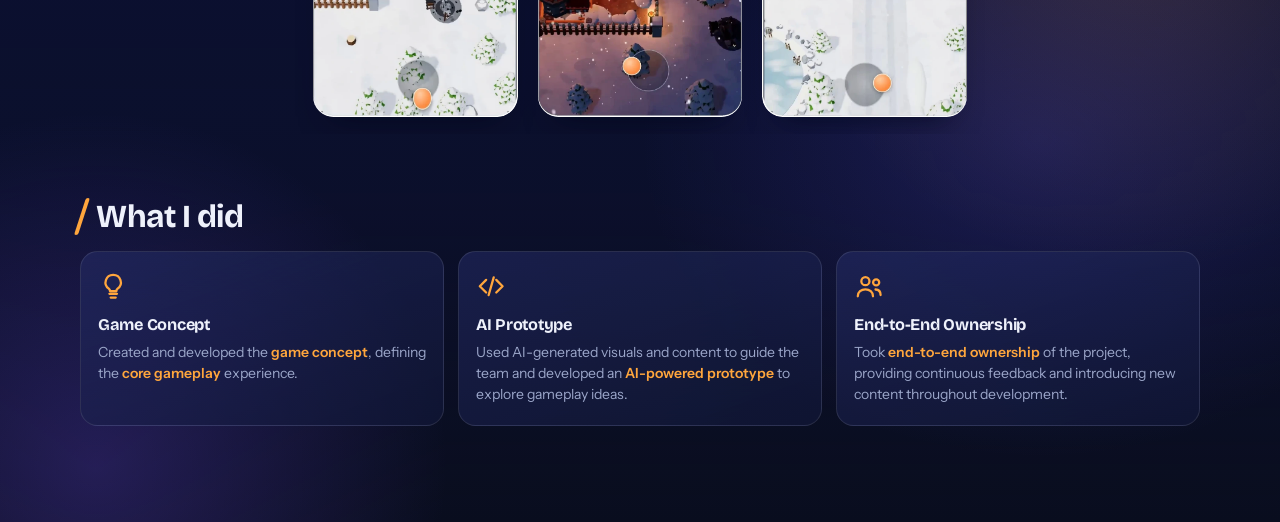
<file: projects/ember-born/index.html>
<!doctype html>
<html lang="en">
<head>
  <meta charset="utf-8">
  <title>Emberborn | Emir Savaş</title>
  <meta name="robots" content="noindex">
  <link rel="canonical" href="../emberborn/">
  <meta http-equiv="refresh" content="0; url=../emberborn/">
  <script>location.replace("../emberborn/" + location.search + location.hash);</script>
</head>
<body>
  <p>This page moved to <a href="../emberborn/">Emberborn</a>.</p>
</body>
</html>
</file>
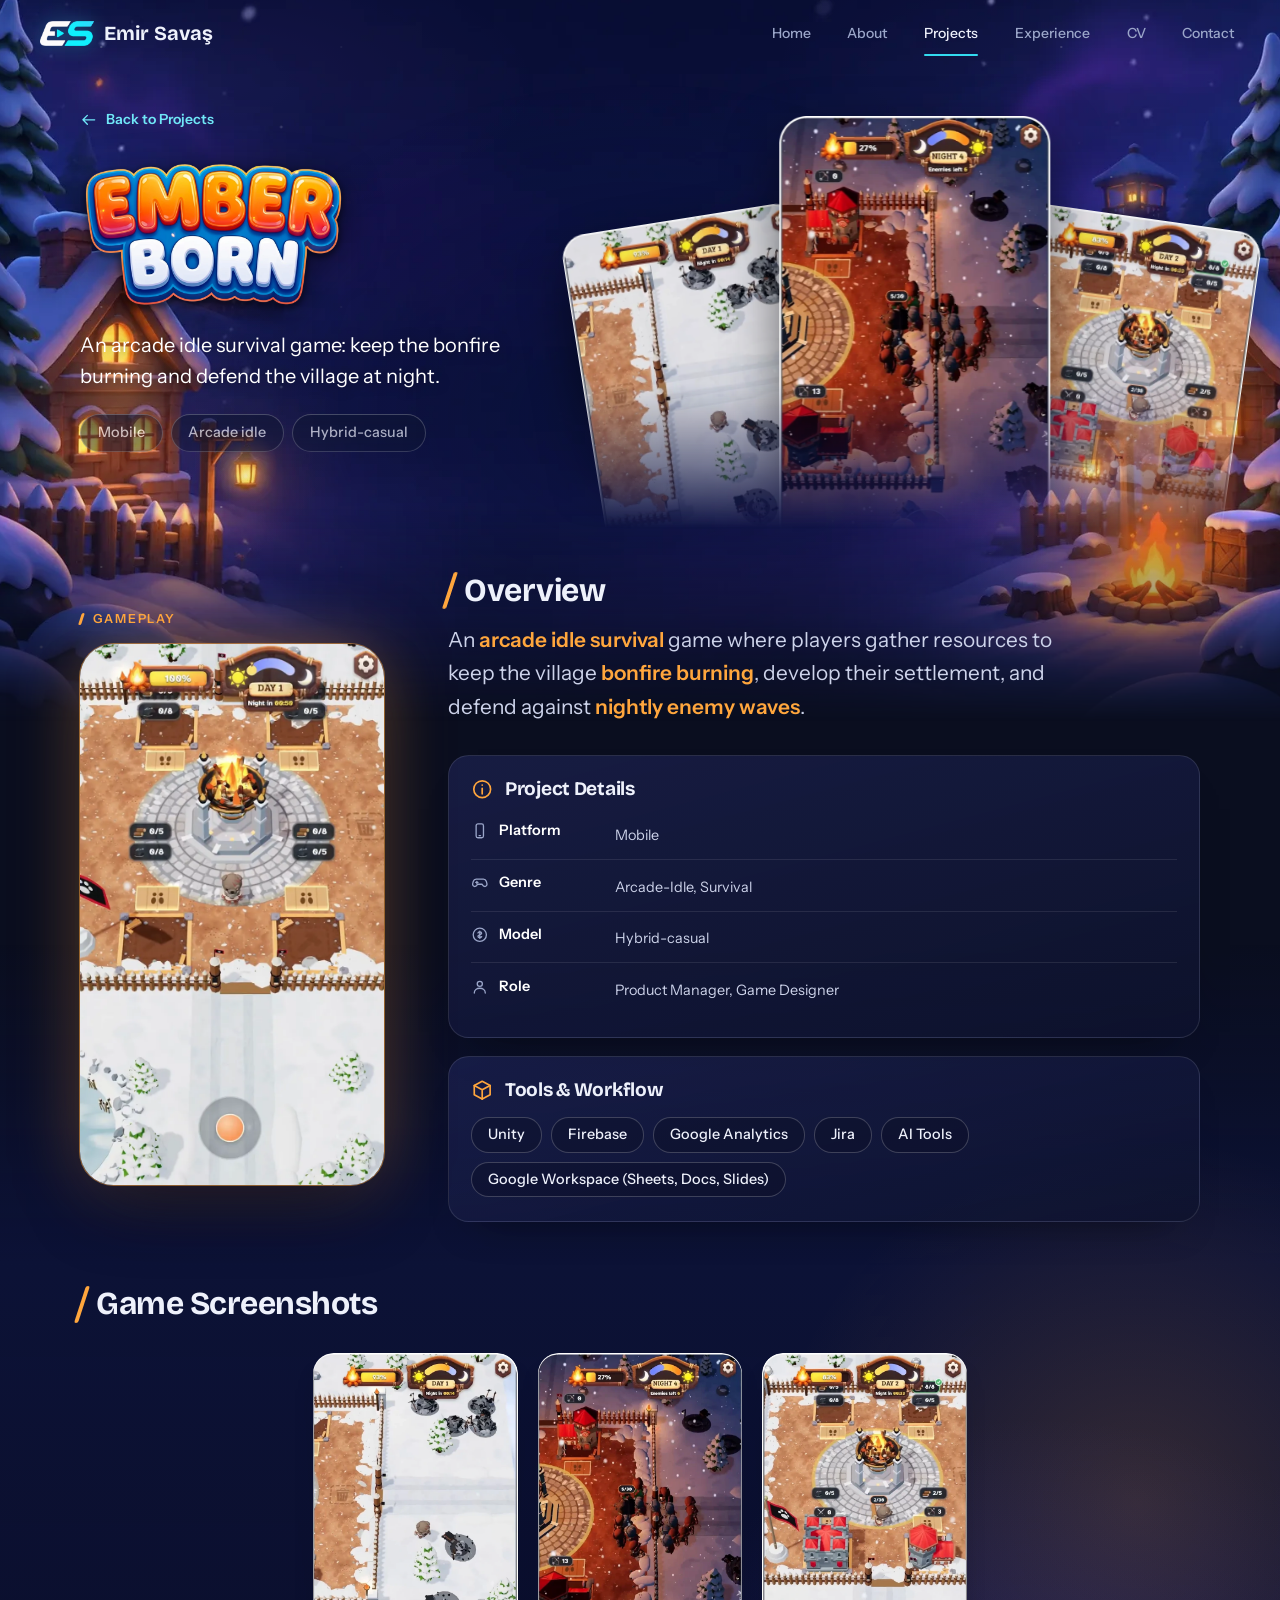
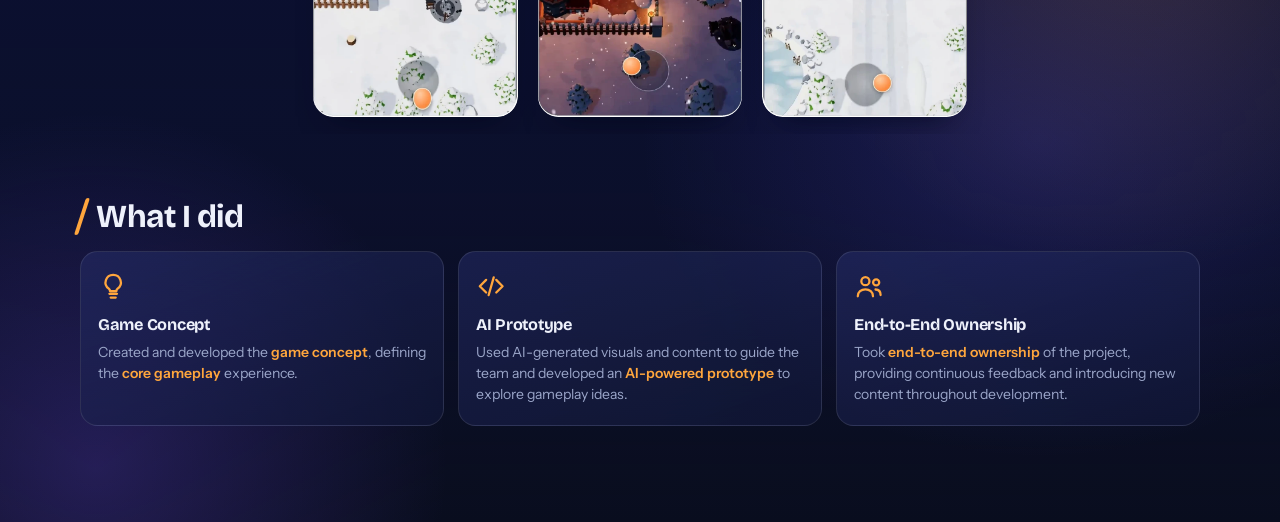
<file: projects/emberborn/index.html>
<!doctype html>
<html lang="en">
<head>
  <meta charset="utf-8">
  <meta name="viewport" content="width=device-width, initial-scale=1">
  <title>Emberborn | Emir Savaş</title>
  <meta name="description" content="An arcade idle survival game: keep the bonfire burning and defend the village at night.">
  <meta name="theme-color" content="#0a0e1f">
  <link rel="icon" type="image/png" sizes="32x32" href="../../assets/brand/favicon-32.png">
  <link rel="icon" type="image/png" sizes="64x64" href="../../assets/brand/favicon-64.png">
  <link rel="apple-touch-icon" href="../../assets/brand/apple-touch-icon.png">
  <link rel="preconnect" href="https://fonts.googleapis.com">
  <link rel="preconnect" href="https://fonts.gstatic.com" crossorigin>
  <link href="https://fonts.googleapis.com/css2?family=Bricolage+Grotesque:opsz,wght@12..96,500;12..96,700&family=Instrument+Sans:wght@400;500;600&display=swap" rel="stylesheet">
  <script>document.documentElement.classList.add("js");</script>
  <link rel="stylesheet" href="../../style.css?v=87">
  <link rel="stylesheet" href="../../project.css?v=87">
</head>
<body class="project-page">
  <a class="skip" href="#overview" id="skip-link">Skip to content</a>

  <header class="topbar" id="topbar">
    <a class="brand" href="../../#top" id="brand">
      <img class="brand-mark" src="../../assets/brand/es-logo-nav.png" alt="" width="46" height="24" aria-hidden="true">
      <span id="brand-name">Emir Savaş</span>
    </a>
    <button type="button" class="nav-toggle" id="nav-toggle" aria-expanded="false" aria-controls="nav">
      <span class="nav-toggle-bars" aria-hidden="true"></span>
      <span class="sr-only" id="nav-toggle-label">Menu</span>
    </button>
    <nav id="nav" aria-label="Main"></nav>
  </header>

  <main id="app"><noscript><p class="wrap">This page needs JavaScript. <a href="../../#projects">Back to Projects</a></p></noscript></main>

  <dialog id="lightbox" aria-label="Image preview">
    <button type="button" class="dlg-close" id="lb-close">Close</button>
    <button type="button" class="lb-nav lb-prev" id="lb-prev" aria-label="Previous"></button>
    <img id="lb-img" alt="">
    <button type="button" class="lb-nav lb-next" id="lb-next" aria-label="Next"></button>
  </dialog>

  <script src="../../content.js?v=87"></script>
  <script src="../../project.js?v=87"></script>
  <script src="../../analytics.js?v=87"></script>
</body>
</html>
</file>
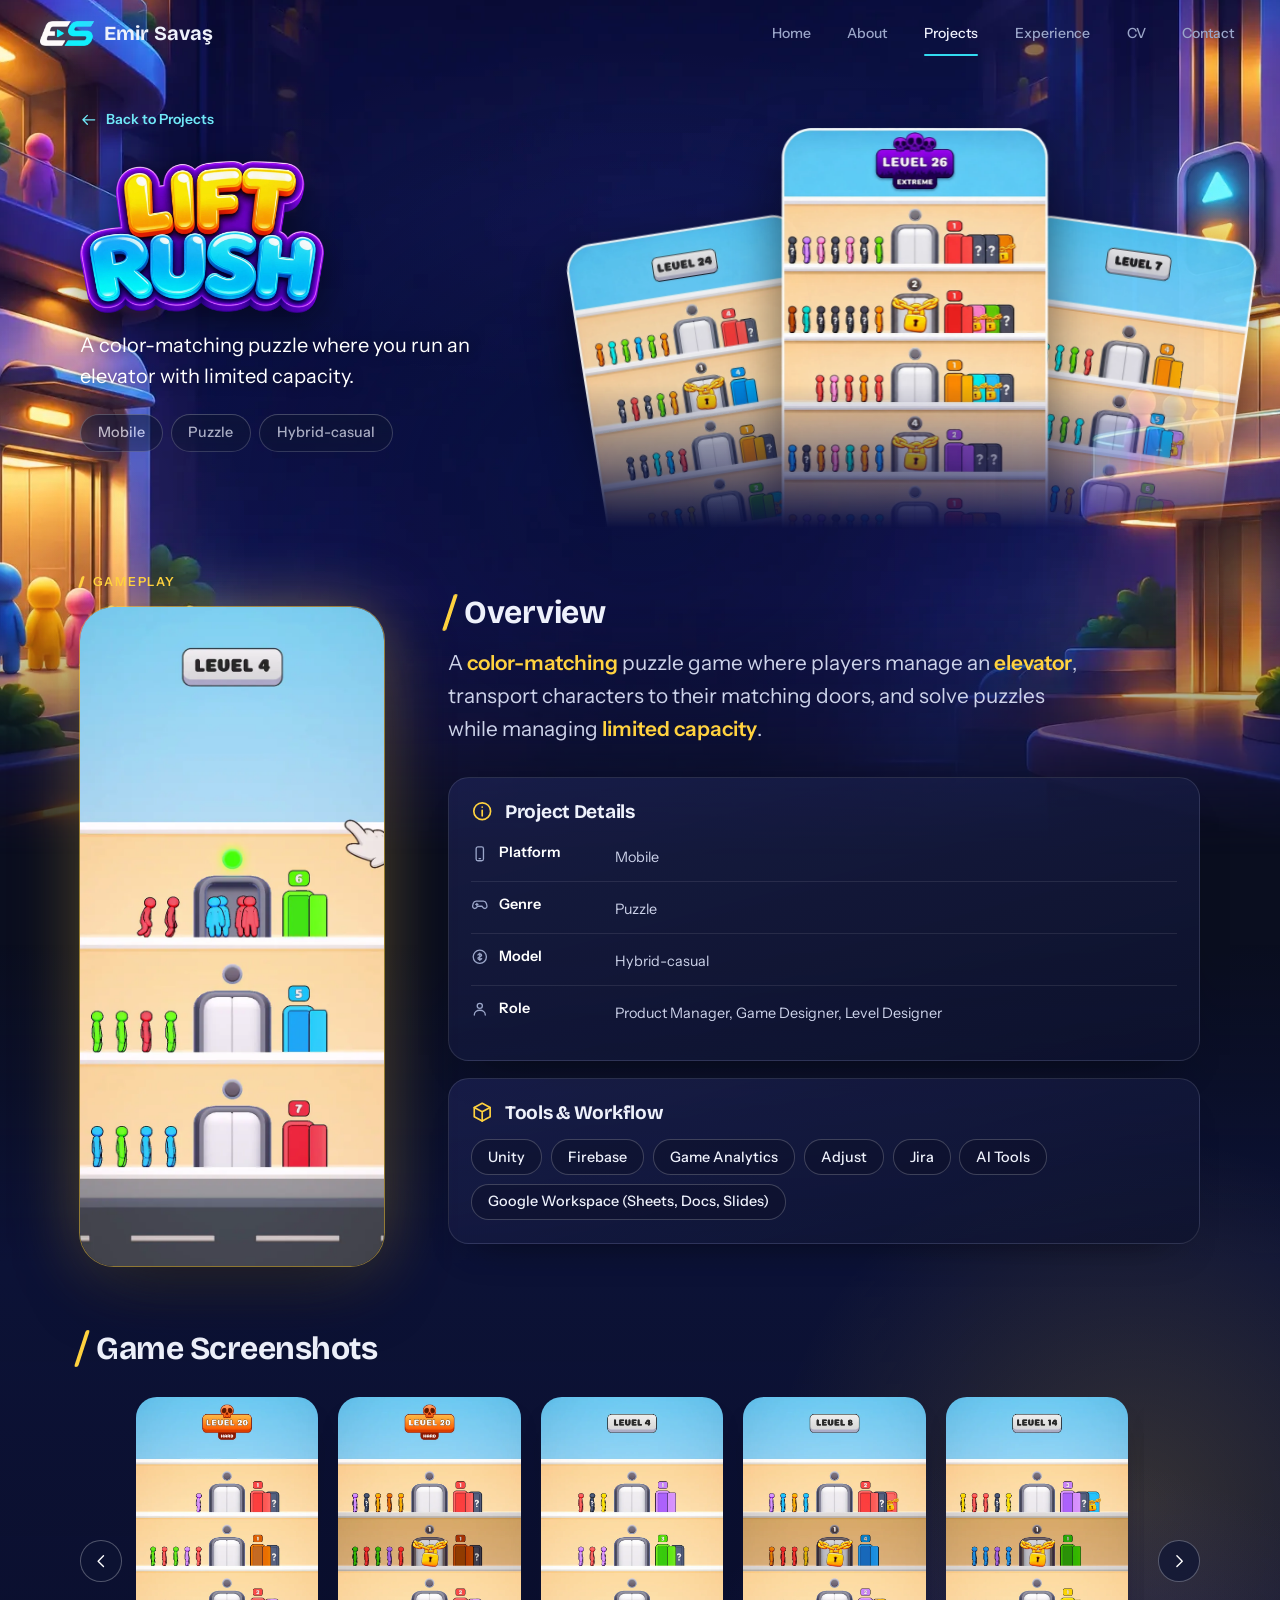
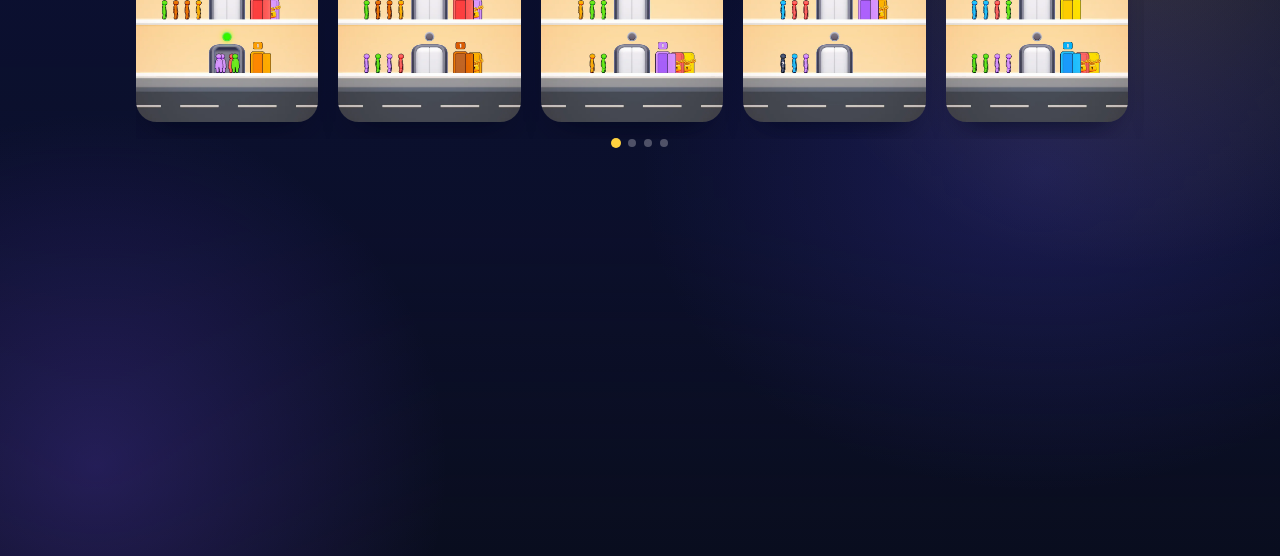
<file: projects/lift-rush/index.html>
<!doctype html>
<html lang="en">
<head>
  <meta charset="utf-8">
  <meta name="viewport" content="width=device-width, initial-scale=1">
  <title>Lift Rush | Emir Savaş</title>
  <meta name="description" content="A color-matching puzzle where you run an elevator with limited capacity.">
  <meta name="theme-color" content="#0a0e1f">
  <link rel="icon" type="image/png" sizes="32x32" href="../../assets/brand/favicon-32.png">
  <link rel="icon" type="image/png" sizes="64x64" href="../../assets/brand/favicon-64.png">
  <link rel="apple-touch-icon" href="../../assets/brand/apple-touch-icon.png">
  <link rel="preconnect" href="https://fonts.googleapis.com">
  <link rel="preconnect" href="https://fonts.gstatic.com" crossorigin>
  <link href="https://fonts.googleapis.com/css2?family=Bricolage+Grotesque:opsz,wght@12..96,500;12..96,700&family=Instrument+Sans:wght@400;500;600&display=swap" rel="stylesheet">
  <script>document.documentElement.classList.add("js");</script>
  <link rel="stylesheet" href="../../style.css?v=87">
  <link rel="stylesheet" href="../../project.css?v=87">
</head>
<body class="project-page">
  <a class="skip" href="#overview" id="skip-link">Skip to content</a>

  <header class="topbar" id="topbar">
    <a class="brand" href="../../#top" id="brand">
      <img class="brand-mark" src="../../assets/brand/es-logo-nav.png" alt="" width="46" height="24" aria-hidden="true">
      <span id="brand-name">Emir Savaş</span>
    </a>
    <button type="button" class="nav-toggle" id="nav-toggle" aria-expanded="false" aria-controls="nav">
      <span class="nav-toggle-bars" aria-hidden="true"></span>
      <span class="sr-only" id="nav-toggle-label">Menu</span>
    </button>
    <nav id="nav" aria-label="Main"></nav>
  </header>

  <main id="app"><noscript><p class="wrap">This page needs JavaScript. <a href="../../#projects">Back to Projects</a></p></noscript></main>

  <dialog id="lightbox" aria-label="Image preview">
    <button type="button" class="dlg-close" id="lb-close">Close</button>
    <button type="button" class="lb-nav lb-prev" id="lb-prev" aria-label="Previous"></button>
    <img id="lb-img" alt="">
    <button type="button" class="lb-nav lb-next" id="lb-next" aria-label="Next"></button>
  </dialog>

  <script src="../../content.js?v=87"></script>
  <script src="../../project.js?v=87"></script>
  <script src="../../analytics.js?v=87"></script>
</body>
</html>
</file>
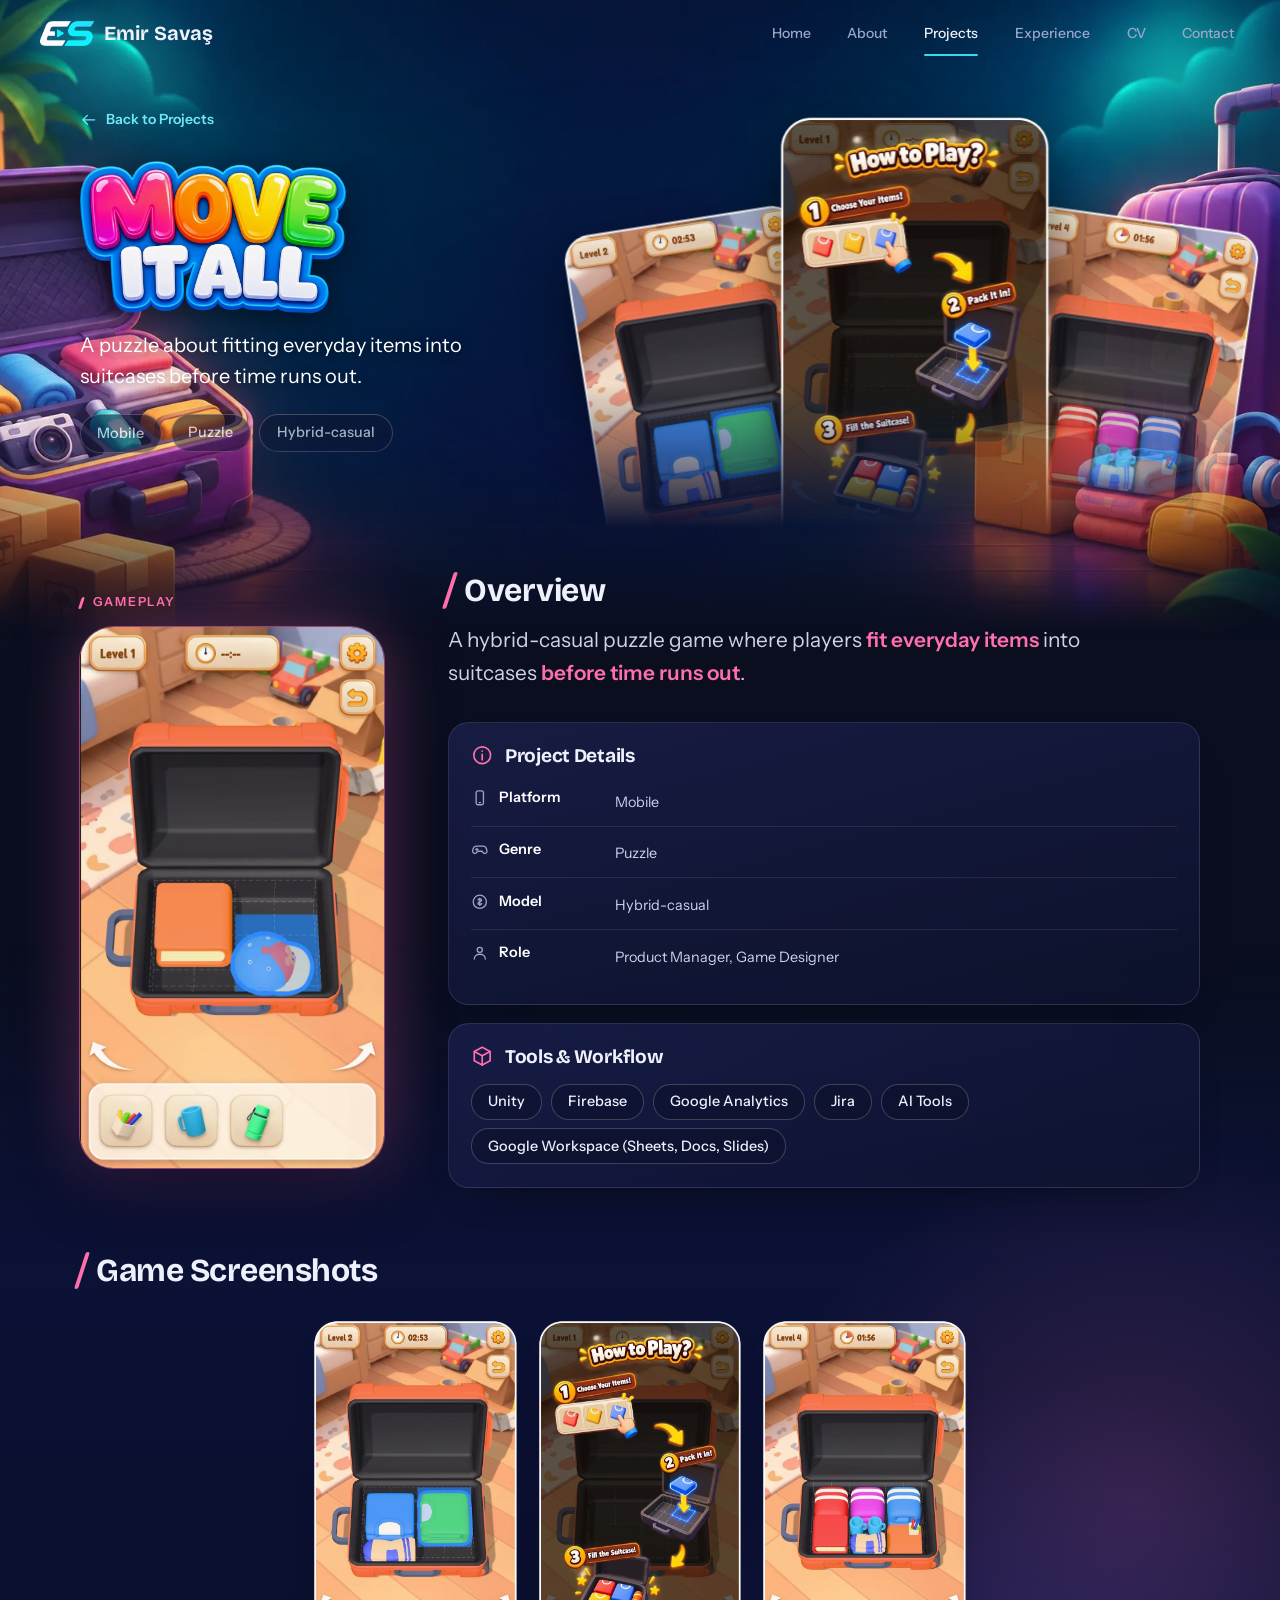
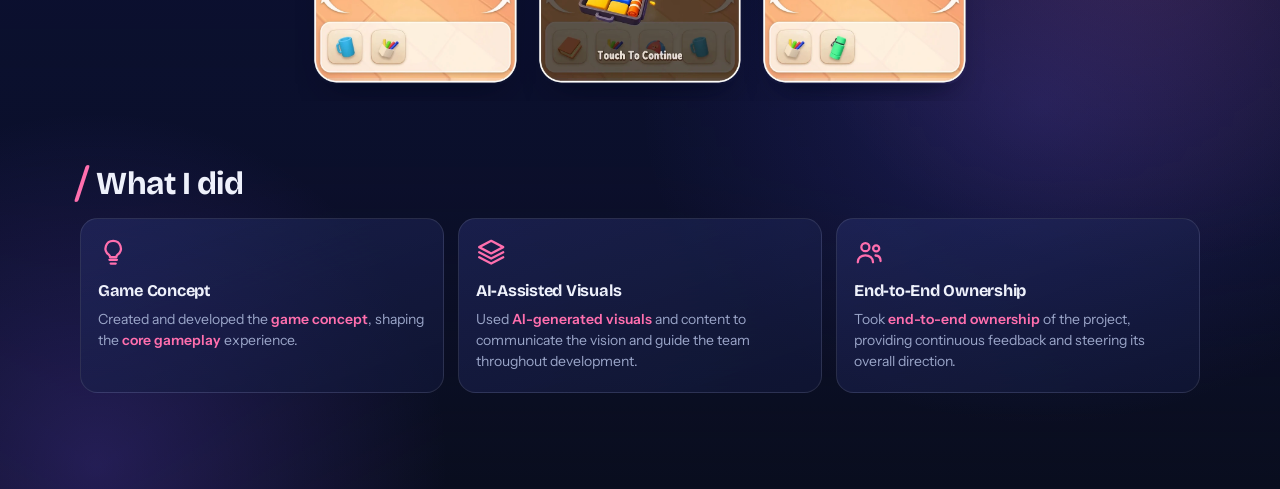
<file: projects/move-it-all/index.html>
<!doctype html>
<html lang="en">
<head>
  <meta charset="utf-8">
  <meta name="viewport" content="width=device-width, initial-scale=1">
  <title>Move It All | Emir Savaş</title>
  <meta name="description" content="A puzzle about fitting everyday items into suitcases before time runs out.">
  <meta name="theme-color" content="#0a0e1f">
  <link rel="icon" type="image/png" sizes="32x32" href="../../assets/brand/favicon-32.png">
  <link rel="icon" type="image/png" sizes="64x64" href="../../assets/brand/favicon-64.png">
  <link rel="apple-touch-icon" href="../../assets/brand/apple-touch-icon.png">
  <link rel="preconnect" href="https://fonts.googleapis.com">
  <link rel="preconnect" href="https://fonts.gstatic.com" crossorigin>
  <link href="https://fonts.googleapis.com/css2?family=Bricolage+Grotesque:opsz,wght@12..96,500;12..96,700&family=Instrument+Sans:wght@400;500;600&display=swap" rel="stylesheet">
  <script>document.documentElement.classList.add("js");</script>
  <link rel="stylesheet" href="../../style.css?v=87">
  <link rel="stylesheet" href="../../project.css?v=87">
</head>
<body class="project-page">
  <a class="skip" href="#overview" id="skip-link">Skip to content</a>

  <header class="topbar" id="topbar">
    <a class="brand" href="../../#top" id="brand">
      <img class="brand-mark" src="../../assets/brand/es-logo-nav.png" alt="" width="46" height="24" aria-hidden="true">
      <span id="brand-name">Emir Savaş</span>
    </a>
    <button type="button" class="nav-toggle" id="nav-toggle" aria-expanded="false" aria-controls="nav">
      <span class="nav-toggle-bars" aria-hidden="true"></span>
      <span class="sr-only" id="nav-toggle-label">Menu</span>
    </button>
    <nav id="nav" aria-label="Main"></nav>
  </header>

  <main id="app"><noscript><p class="wrap">This page needs JavaScript. <a href="../../#projects">Back to Projects</a></p></noscript></main>

  <dialog id="lightbox" aria-label="Image preview">
    <button type="button" class="dlg-close" id="lb-close">Close</button>
    <button type="button" class="lb-nav lb-prev" id="lb-prev" aria-label="Previous"></button>
    <img id="lb-img" alt="">
    <button type="button" class="lb-nav lb-next" id="lb-next" aria-label="Next"></button>
  </dialog>

  <script src="../../content.js?v=87"></script>
  <script src="../../project.js?v=87"></script>
  <script src="../../analytics.js?v=87"></script>
</body>
</html>
</file>
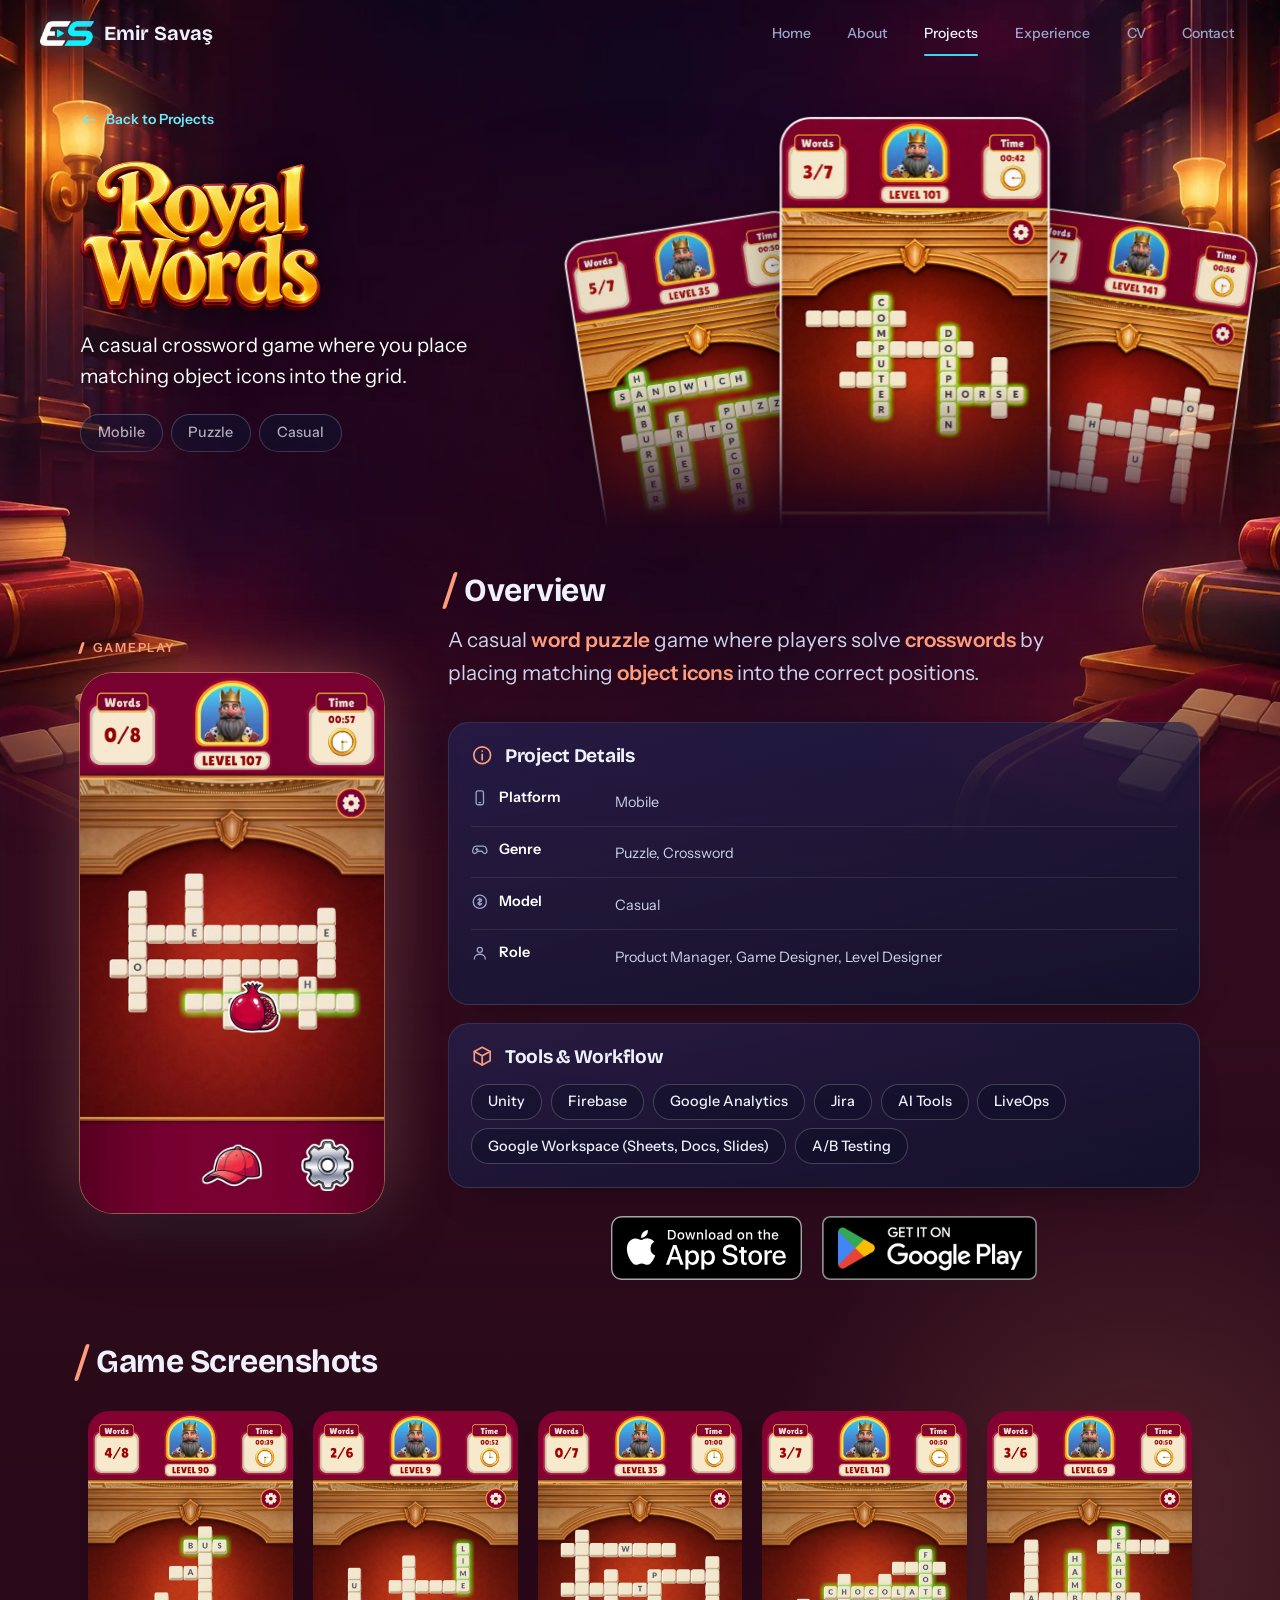
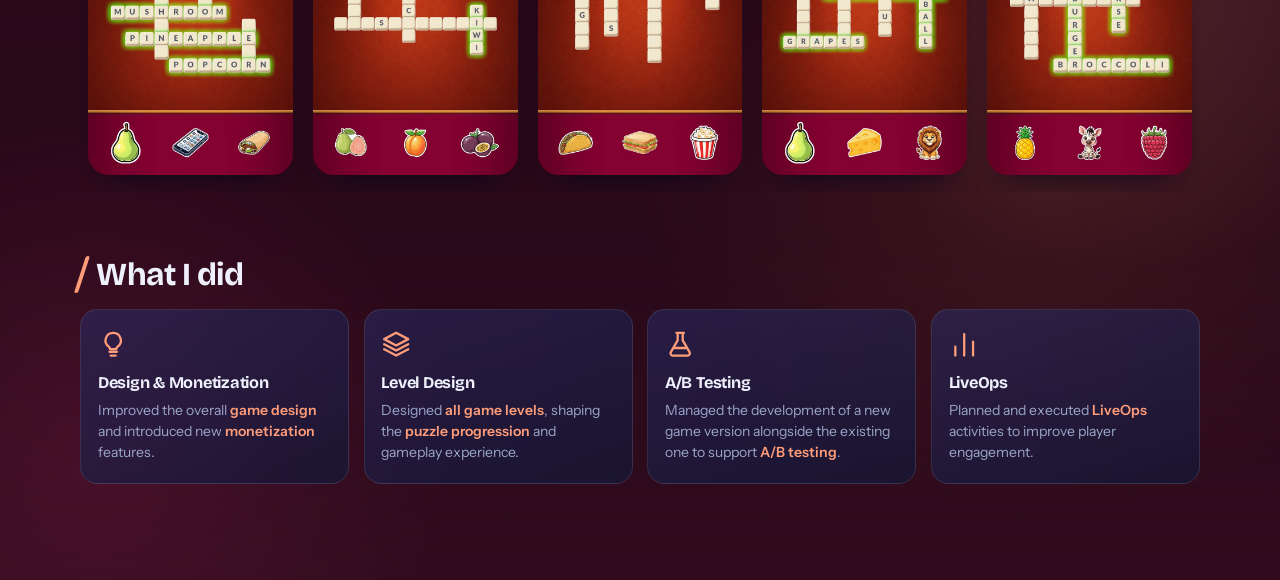
<file: projects/royal-words/index.html>
<!doctype html>
<html lang="en">
<head>
  <meta charset="utf-8">
  <meta name="viewport" content="width=device-width, initial-scale=1">
  <title>Royal Words | Emir Savaş</title>
  <meta name="description" content="A casual crossword game where you place matching object icons into the grid.">
  <meta name="theme-color" content="#0a0e1f">
  <link rel="icon" type="image/png" sizes="32x32" href="../../assets/brand/favicon-32.png">
  <link rel="icon" type="image/png" sizes="64x64" href="../../assets/brand/favicon-64.png">
  <link rel="apple-touch-icon" href="../../assets/brand/apple-touch-icon.png">
  <link rel="preconnect" href="https://fonts.googleapis.com">
  <link rel="preconnect" href="https://fonts.gstatic.com" crossorigin>
  <link href="https://fonts.googleapis.com/css2?family=Bricolage+Grotesque:opsz,wght@12..96,500;12..96,700&family=Instrument+Sans:wght@400;500;600&display=swap" rel="stylesheet">
  <script>document.documentElement.classList.add("js");</script>
  <link rel="stylesheet" href="../../style.css?v=87">
  <link rel="stylesheet" href="../../project.css?v=87">
</head>
<body class="project-page">
  <a class="skip" href="#overview" id="skip-link">Skip to content</a>

  <header class="topbar" id="topbar">
    <a class="brand" href="../../#top" id="brand">
      <img class="brand-mark" src="../../assets/brand/es-logo-nav.png" alt="" width="46" height="24" aria-hidden="true">
      <span id="brand-name">Emir Savaş</span>
    </a>
    <button type="button" class="nav-toggle" id="nav-toggle" aria-expanded="false" aria-controls="nav">
      <span class="nav-toggle-bars" aria-hidden="true"></span>
      <span class="sr-only" id="nav-toggle-label">Menu</span>
    </button>
    <nav id="nav" aria-label="Main"></nav>
  </header>

  <main id="app"><noscript><p class="wrap">This page needs JavaScript. <a href="../../#projects">Back to Projects</a></p></noscript></main>

  <dialog id="lightbox" aria-label="Image preview">
    <button type="button" class="dlg-close" id="lb-close">Close</button>
    <button type="button" class="lb-nav lb-prev" id="lb-prev" aria-label="Previous"></button>
    <img id="lb-img" alt="">
    <button type="button" class="lb-nav lb-next" id="lb-next" aria-label="Next"></button>
  </dialog>

  <script src="../../content.js?v=87"></script>
  <script src="../../project.js?v=87"></script>
  <script src="../../analytics.js?v=87"></script>
</body>
</html>
</file>
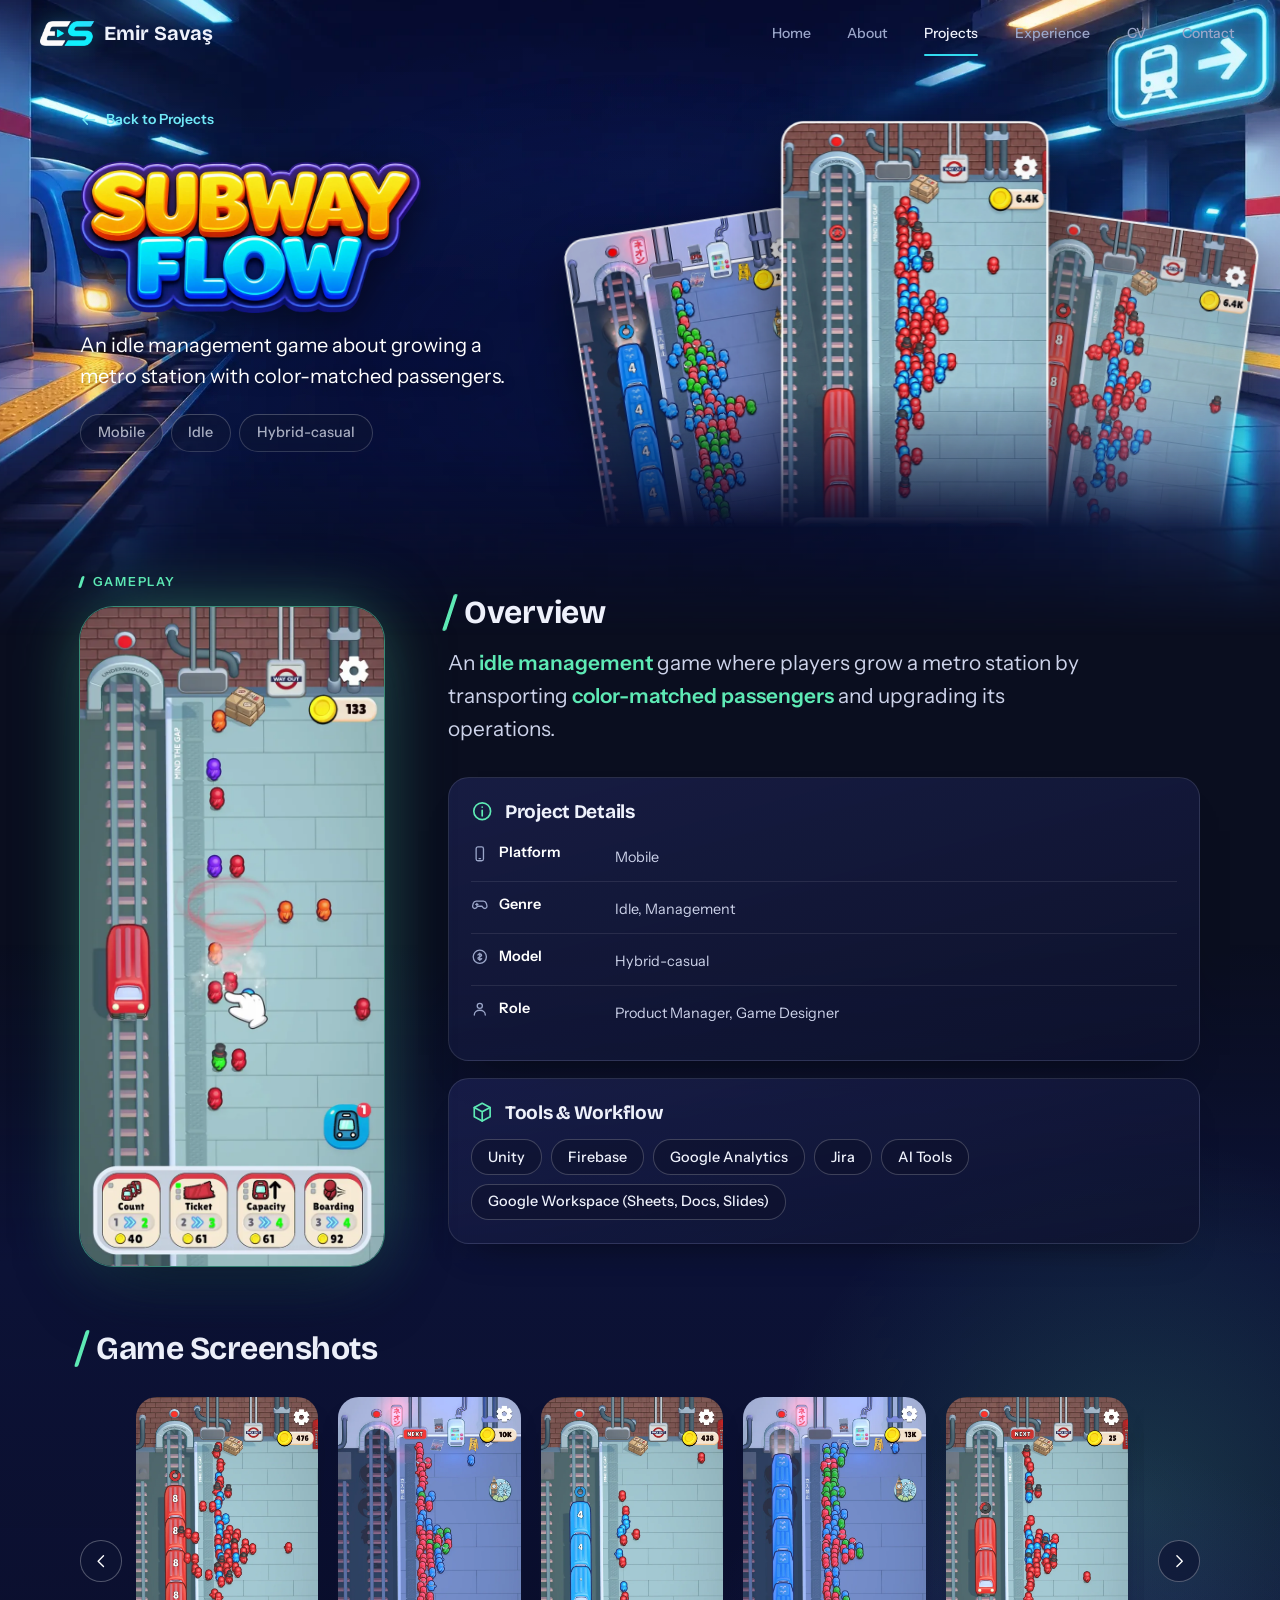
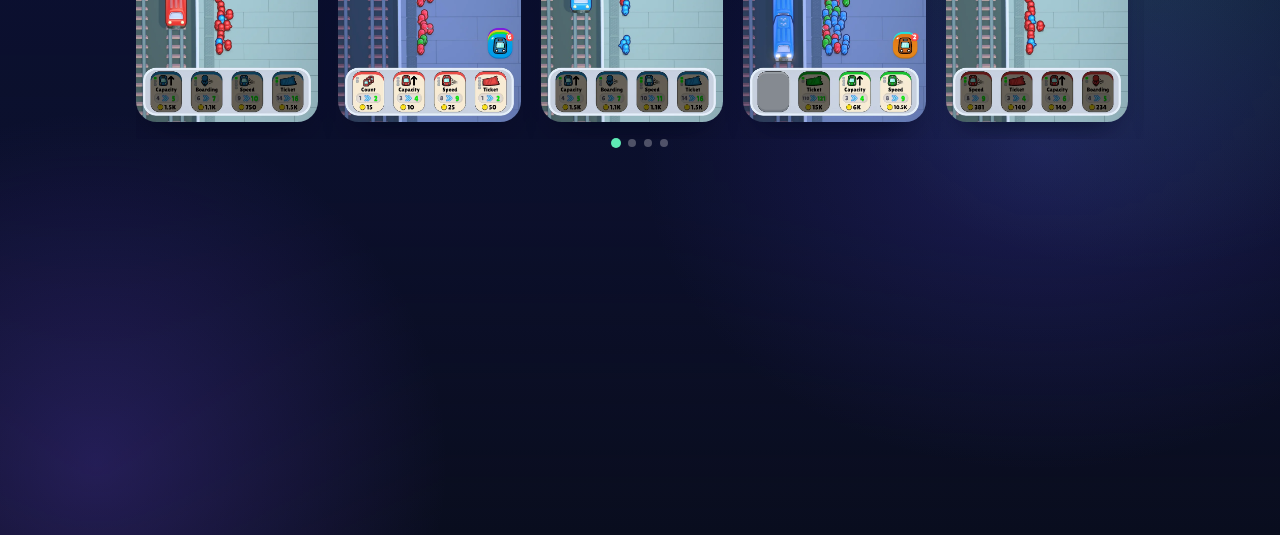
<file: projects/subway-flow/index.html>
<!doctype html>
<html lang="en">
<head>
  <meta charset="utf-8">
  <meta name="viewport" content="width=device-width, initial-scale=1">
  <title>Subway Flow | Emir Savaş</title>
  <meta name="description" content="An idle management game about growing a metro station with color-matched passengers.">
  <meta name="theme-color" content="#0a0e1f">
  <link rel="icon" type="image/png" sizes="32x32" href="../../assets/brand/favicon-32.png">
  <link rel="icon" type="image/png" sizes="64x64" href="../../assets/brand/favicon-64.png">
  <link rel="apple-touch-icon" href="../../assets/brand/apple-touch-icon.png">
  <link rel="preconnect" href="https://fonts.googleapis.com">
  <link rel="preconnect" href="https://fonts.gstatic.com" crossorigin>
  <link href="https://fonts.googleapis.com/css2?family=Bricolage+Grotesque:opsz,wght@12..96,500;12..96,700&family=Instrument+Sans:wght@400;500;600&display=swap" rel="stylesheet">
  <script>document.documentElement.classList.add("js");</script>
  <link rel="stylesheet" href="../../style.css?v=87">
  <link rel="stylesheet" href="../../project.css?v=87">
</head>
<body class="project-page">
  <a class="skip" href="#overview" id="skip-link">Skip to content</a>

  <header class="topbar" id="topbar">
    <a class="brand" href="../../#top" id="brand">
      <img class="brand-mark" src="../../assets/brand/es-logo-nav.png" alt="" width="46" height="24" aria-hidden="true">
      <span id="brand-name">Emir Savaş</span>
    </a>
    <button type="button" class="nav-toggle" id="nav-toggle" aria-expanded="false" aria-controls="nav">
      <span class="nav-toggle-bars" aria-hidden="true"></span>
      <span class="sr-only" id="nav-toggle-label">Menu</span>
    </button>
    <nav id="nav" aria-label="Main"></nav>
  </header>

  <main id="app"><noscript><p class="wrap">This page needs JavaScript. <a href="../../#projects">Back to Projects</a></p></noscript></main>

  <dialog id="lightbox" aria-label="Image preview">
    <button type="button" class="dlg-close" id="lb-close">Close</button>
    <button type="button" class="lb-nav lb-prev" id="lb-prev" aria-label="Previous"></button>
    <img id="lb-img" alt="">
    <button type="button" class="lb-nav lb-next" id="lb-next" aria-label="Next"></button>
  </dialog>

  <script src="../../content.js?v=87"></script>
  <script src="../../project.js?v=87"></script>
  <script src="../../analytics.js?v=87"></script>
</body>
</html>
</file>
<file: style.css>
/* =========================================================
   Design system
   Dark navy base, cyan as the one accent, purple only as
   atmosphere. Every section below reads from these tokens.
   ========================================================= */
:root {
  --bg: #0a0e1f;
  --bg-raise: #0e1429;
  --surface: #131a36;
  --surface-2: #1b2449;
  --line: #242e58;
  --line-soft: rgba(255, 255, 255, 0.08);
  --text: #eef1fb;
  --text-soft: #cdd3ea;
  --muted: #9ba6c9;
  --accent: #33dbf0;
  --accent-strong: #70e8f7;
  --accent-ink: #04222a;
  --violet: #6d4dff;
  color-scheme: dark;

  --font-head: "Bricolage Grotesque", "Segoe UI", system-ui, sans-serif;
  --font-body: "Instrument Sans", "Segoe UI", system-ui, sans-serif;

  --step--1: 0.875rem;
  --step-0: 1.0625rem;
  --step-1: 1.25rem;
  --step-2: clamp(1.7rem, 3.4vw, 2.3rem);

  --gutter: clamp(1.25rem, 5vw, 2.5rem);
  --max: 70rem;
  --bar: 4.25rem;
  --ease: cubic-bezier(0.2, 0.8, 0.2, 1);
}

*, *::before, *::after { box-sizing: border-box; }
html { scroll-behavior: smooth; scroll-padding-top: calc(var(--bar) + 0.5rem); }
body {
  margin: 0;
  background-color: var(--bg);
  color: var(--text);
  font: 400 var(--step-0)/1.65 var(--font-body);
  -webkit-font-smoothing: antialiased;
}
body.lock { overflow: hidden; }
img { max-width: 100%; display: block; }
a { color: inherit; }
ul, ol { margin: 0; padding: 0; }
:focus-visible { outline: 2px solid var(--accent); outline-offset: 3px; border-radius: 6px; }

.wrap { width: min(100% - 2 * var(--gutter), var(--max)); margin-inline: auto; }
.section { padding-block: clamp(3.5rem, 8vw, 6rem); }
h1, h2, h3, h4 { font-family: var(--font-head); line-height: 1.1; margin: 0; letter-spacing: -0.015em; }
h2 { font-size: var(--step-2); font-weight: 700; margin-bottom: 1.75rem; text-wrap: balance; }
p { margin: 0 0 1rem; }
.sr-only { position: absolute; width: 1px; height: 1px; overflow: hidden; clip: rect(0 0 0 0); white-space: nowrap; }

.skip { position: absolute; left: -999px; top: 0.5rem; background: var(--accent); color: var(--accent-ink); padding: 0.5rem 0.9rem; border-radius: 8px; z-index: 100; }
.skip:focus { left: 0.5rem; }

/* ---------- Buttons ---------- */
.btn {
  display: inline-flex; align-items: center; justify-content: center; gap: 0.55rem;
  min-height: 3rem; padding: 0.6rem 1.35rem;
  border: 1px solid rgba(255, 255, 255, 0.22); border-radius: 999px;
  background: transparent; color: var(--text);
  font: 500 var(--step--1)/1 var(--font-body); text-decoration: none; cursor: pointer;
  transition: background 0.2s, border-color 0.2s, transform 0.2s var(--ease), box-shadow 0.2s;
}
.btn:hover { background: rgba(255, 255, 255, 0.07); border-color: rgba(255, 255, 255, 0.4); transform: translateY(-2px); }
.btn svg { transition: transform 0.25s var(--ease); }
.btn:hover svg { transform: translateX(3px); }
.btn-primary { background: var(--accent); border-color: var(--accent); color: var(--accent-ink); font-weight: 600; }
.btn-primary:hover { background: var(--accent-strong); border-color: var(--accent-strong); box-shadow: 0 10px 28px -10px rgba(51, 219, 240, 0.7); }
.btn .btn-ico { transition: transform 0.25s var(--ease); }
.btn:hover .btn-ico { transform: none; }
.hero .btn { gap: 0.6rem; }
.btn-row { display: flex; flex-wrap: wrap; gap: 0.8rem; margin: 0; }

/* ---------- Top bar ---------- */
.topbar {
  position: sticky; top: 0; z-index: 30;
  display: flex; align-items: center; justify-content: space-between; gap: 1rem;
  min-height: var(--bar); padding: 0 var(--gutter);
  background: transparent; border-bottom: 1px solid transparent;
  transition: background 0.3s, border-color 0.3s, backdrop-filter 0.3s;
}
.topbar.scrolled {
  background: color-mix(in srgb, var(--bg) 86%, transparent);
  backdrop-filter: blur(12px);
  border-bottom-color: var(--line-soft);
}
.brand { display: inline-flex; align-items: center; gap: 0.65rem; font-family: var(--font-head); font-weight: 700; font-size: 1.25rem; text-decoration: none; white-space: nowrap; }
.brand-mark { display: block; height: 1.55rem; width: auto; filter: drop-shadow(0 0 10px rgba(51, 219, 240, 0.35)); }
#nav { display: flex; gap: clamp(0.5rem, 2vw, 1.6rem); }
#nav a {
  position: relative; padding: 0.5rem 0.35rem; color: var(--muted); text-decoration: none;
  font-size: var(--step--1); font-weight: 500; transition: color 0.2s;
}
#nav a::after {
  content: ""; position: absolute; left: 0.35rem; right: 0.35rem; bottom: -0.2rem; height: 2px; border-radius: 2px;
  background: var(--accent); transform: scaleX(0); transform-origin: left; transition: transform 0.35s var(--ease);
}
#nav a:hover { color: var(--text); }
#nav a[aria-current="true"] { color: var(--text); }
#nav a[aria-current="true"]::after { transform: scaleX(1); }

.nav-toggle {
  display: none; width: 2.75rem; height: 2.75rem; padding: 0; border: 1px solid var(--line); border-radius: 12px;
  background: var(--surface); color: var(--text); cursor: pointer; place-items: center;
}
.nav-toggle-bars, .nav-toggle-bars::before, .nav-toggle-bars::after {
  display: block; width: 1.15rem; height: 2px; border-radius: 2px; background: currentColor; transition: transform 0.3s var(--ease), opacity 0.2s;
}
.nav-toggle-bars { position: relative; }
.nav-toggle-bars::before, .nav-toggle-bars::after { content: ""; position: absolute; left: 0; }
.nav-toggle-bars::before { top: -6px; }
.nav-toggle-bars::after { top: 6px; }
.nav-toggle[aria-expanded="true"] .nav-toggle-bars { background: transparent; }
.nav-toggle[aria-expanded="true"] .nav-toggle-bars::before { top: 0; transform: rotate(45deg); }
.nav-toggle[aria-expanded="true"] .nav-toggle-bars::after { top: 0; transform: rotate(-45deg); }

@media (max-width: 48rem) {
  .nav-toggle { display: grid; }
  #nav {
    position: absolute; top: 100%; left: 0; right: 0; flex-direction: column; gap: 0;
    padding: 0.5rem var(--gutter) 1rem; background: color-mix(in srgb, var(--bg) 96%, transparent); backdrop-filter: blur(14px);
    border-bottom: 1px solid var(--line-soft);
    visibility: hidden; opacity: 0; transform: translateY(-8px);
    transition: opacity 0.25s, transform 0.3s var(--ease), visibility 0s 0.3s;
  }
  #nav.open { visibility: visible; opacity: 1; transform: none; transition-delay: 0s; }
  #nav a { padding: 0.9rem 0; font-size: 1.05rem; border-bottom: 1px solid var(--line-soft); }
  #nav a::after { display: none; }
  #nav a[aria-current="true"] { color: var(--accent); }
}

/* ---------- Hero ---------- */
.hero { position: relative; isolation: isolate; overflow-x: clip; overflow-y: visible; margin-top: calc(-1 * var(--bar)); padding-top: calc(var(--bar) + clamp(2.5rem, 7vw, 5rem)); padding-bottom: clamp(2rem, 5vw, 3.5rem); }
.hero-bg { position: absolute; inset: 0 0 -16rem; z-index: -1; pointer-events: none;
  background:
    radial-gradient(48% 62% at 80% 42%, rgba(124, 77, 255, 0.5), transparent 72%),
    radial-gradient(34% 44% at 58% 78%, rgba(36, 104, 255, 0.28), transparent 72%),
    radial-gradient(30% 40% at 0% 100%, rgba(109, 77, 255, 0.34), transparent 70%),
    radial-gradient(40% 50% at 96% 0%, rgba(168, 85, 247, 0.28), transparent 70%),
    linear-gradient(165deg, #070b1d 0%, #0a1030 50%, #150f4a 100%); -webkit-mask-image: linear-gradient(#000 45%, transparent 96%); mask-image: linear-gradient(#000 45%, transparent 96%); }
.glow { position: absolute; border-radius: 50%; will-change: translate; }
.glow-purple {
  width: 62rem; height: 62rem; right: -16rem; top: -22rem;
  background: radial-gradient(closest-side, rgba(124, 77, 255, 0.5), rgba(109, 77, 255, 0.3) 55%, transparent);
  translate: calc(var(--px, 0) * -0.5px) calc(var(--sy, 0) * 0.14px);
}
.glow-cyan {
  width: 44rem; height: 44rem; left: -18rem; bottom: -14rem;
  background: radial-gradient(closest-side, rgba(51, 219, 240, 0.16), transparent);
  translate: 0 calc(var(--sy, 0) * -0.06px);
}
.particles { position: absolute; inset: 0; pointer-events: none; }
.particles b { position: absolute; width: 6px; height: 6px; border-radius: 50%; background: var(--accent); opacity: 0; }
.particles i { position: absolute; width: var(--s, 2px); height: var(--s, 2px); border-radius: 50%; background: var(--accent); opacity: 0; }
@media (prefers-reduced-motion: reduce) { .particles { display: none; } }
.arc { --t: 3px; position: absolute; border-radius: 50%; aspect-ratio: 1; pointer-events: none;
  background: linear-gradient(145deg, rgba(168, 85, 247, 1), rgba(70, 110, 255, 0.9) 45%, rgba(51, 219, 240, 0.8) 75%, rgba(109, 77, 255, 0.34));
  -webkit-mask: radial-gradient(closest-side, transparent calc(100% - var(--t) - 1px), #000 calc(100% - var(--t)), #000 calc(100% - 0.5px), transparent); mask: radial-gradient(closest-side, transparent calc(100% - var(--t) - 1px), #000 calc(100% - var(--t)), #000 calc(100% - 0.5px), transparent);
  opacity: 0.8; }
.arc.glow { --t: 70px; opacity: 0.16; }
.arc-a { width: 78rem; left: 55%; top: -6rem; }
.arc-b { display: none; }
@media (max-width: 40rem) { .arc-a { width: 34rem; left: 34%; top: 3rem; } .arc-b { display: block; width: 40rem; left: -26rem; bottom: -28rem; } .arc.glow { --t: 44px; opacity: 0.1; } .arc-b.glow { opacity: 0.14; } }
.arc-b.glow { display: none; }
@media (max-width: 40rem) { .arc-b.glow { display: block; } }
.dots {
  position: absolute; inset: 0;
  background-image: radial-gradient(rgba(255, 255, 255, 0.9) 1px, transparent 1.4px); background-size: 44px 44px; opacity: 0.09;
  -webkit-mask-image: radial-gradient(60% 70% at 72% 25%, #000, transparent); mask-image: radial-gradient(60% 70% at 72% 25%, #000, transparent);
  translate: 0 calc(var(--sy, 0) * 0.05px);
}

.hero-grid { display: grid; gap: 2.5rem; align-items: center; }
@media (min-width: 60rem) { .hero-grid { grid-template-columns: minmax(0, 1.12fr) minmax(0, 1fr); gap: 2rem; } }

.hero-name { margin: 0; font-size: clamp(3.1rem, 8.4vw, 5.5rem); font-weight: 800; letter-spacing: -0.045em; line-height: 0.98; color: #f6f8ff; }
.hero-label {
  display: flex; align-items: center; gap: 0.8rem; margin: 1.1rem 0 1.9rem;
  font-size: clamp(0.82rem, 1.6vw, 1rem); font-weight: 600; letter-spacing: 0.2em; text-transform: uppercase; color: var(--accent);
}
.hero-label::before { content: ""; flex: none; width: 3px; height: 1.15rem; border-radius: 2px; background: var(--accent); }
.hero-headline { margin: 0; max-width: 38rem; font-size: clamp(2rem, 4.2vw, 2.8rem); font-weight: 700; letter-spacing: -0.035em; line-height: 1.08; color: var(--text); }
@media (min-width: 60rem) { .hero-headline .hl-main, .hero-headline .hl-lead { white-space: nowrap; } }
.hero-headline .hl-lead { display: block; }
.hero-headline .hl-main { display: block; }
.hero-headline .hl-ul { position: relative; display: inline-block; }
.hero-headline .hl-ul svg { position: absolute; left: 0; bottom: -0.12em; width: 100%; height: 0.24em; overflow: visible; }
.hero-headline .hl-ul path { fill: none; stroke: var(--accent); stroke-width: 4; stroke-linecap: round; }
.hero-headline .hl { color: var(--accent); }
.hero-text { max-width: 34rem; margin: 1.4rem 0 2rem; font-size: clamp(1.05rem, 1.7vw, 1.15rem); line-height: 1.65; color: var(--text-soft); }

/* Hero art: real game screenshots, overlapped and tilted */
.hero-art {
  position: relative; width: 100%; max-width: 34rem; margin-inline: auto; height: clamp(21rem, 40vw, 34rem);
  translate: 0 calc(var(--sy, 0) * -0.05px);
}
.art-card {
  position: absolute; aspect-ratio: 676 / 1200; rotate: var(--r, 0deg);
  translate: calc(var(--px, 0) * var(--depth, 1) * 1px) calc(var(--py, 0) * var(--depth, 1) * 1px);
  filter: drop-shadow(0 0 1.5px rgba(51, 219, 240, 0.9)) drop-shadow(0 0 14px rgba(51, 219, 240, 0.28)) drop-shadow(0 26px 34px rgba(3, 5, 16, 0.6));
  transition: translate 0.5s var(--ease), filter 0.4s;
}
.art-card:hover { filter: drop-shadow(0 0 2px rgba(120, 240, 255, 1)) drop-shadow(0 0 26px rgba(51, 219, 240, 0.55)) drop-shadow(0 26px 34px rgba(3, 5, 16, 0.6)); }
.hero-art::before { content: ""; position: absolute; inset: 8% -6% 4%; z-index: 0; pointer-events: none; background: radial-gradient(closest-side, rgba(51, 219, 240, 0.16), transparent 72%); }
.art-card img { width: 100%; height: 100%; object-fit: contain; }
.art-1 { --depth: 0.55; --r: -9deg; height: 70%; left: 3%; top: 19%; z-index: 1; }
.art-2 { --depth: 1; --r: -4deg; height: 93%; left: 0; right: 0; margin-inline: auto; top: 2%; z-index: 3; }
.art-3 { --depth: 1.5; --r: 8deg; height: 74%; right: 1%; top: 14%; z-index: 2; }
.art-spark { position: absolute; z-index: 4; left: 27%; top: -1%; width: 3.4rem; color: var(--accent); }
.art-spark path { fill: none; stroke: currentColor; stroke-width: 3; stroke-linecap: round; }
.art-dot { position: absolute; z-index: 0; border-radius: 50%; }
.art-dot-a { width: 0.7rem; height: 0.7rem; right: 8%; top: 4%; background: var(--violet); opacity: 0.8; }
.art-dot-b { width: 0.5rem; height: 0.5rem; left: 8%; bottom: 8%; background: var(--accent); opacity: 0.7; }

@media (prefers-reduced-motion: no-preference) {
  .art-card > img { animation: float var(--dur, 7s) ease-in-out infinite; animation-delay: var(--delay, 0s); transition: scale 0.4s var(--ease); }
  .art-card:hover > img { scale: 1.04; }
  .art-1 { --delay: -2s; --dur: 7.8s; }
  .art-2 { --delay: -4.5s; --dur: 6.6s; }
  .art-3 { --delay: -1s; --dur: 8.6s; }
  .art-spark { animation: float 5s ease-in-out infinite -1s; }
  .glow-purple { animation: breathe 16s ease-in-out infinite; }
  .glow-cyan { animation: breathe 20s ease-in-out -6s infinite; }
  .particles b { animation: ping 11s ease-out var(--w, 0s) infinite; }
  .particles i { animation: drift var(--t, 16s) ease-in-out var(--w, 0s) infinite; }
}
@keyframes float { 0%, 100% { translate: 0 0; } 50% { translate: 0 -0.7rem; } }
@keyframes draw { to { stroke-dashoffset: 0; } }
@keyframes ping { 0% { opacity: 0; scale: 1; } 4% { opacity: 0.9; } 14% { opacity: 0; scale: 5; } 100% { opacity: 0; scale: 5; } }
@keyframes breathe { 0%, 100% { scale: 1; opacity: 1; } 50% { scale: 1.08; opacity: 0.8; } }
@keyframes drift { 0%, 100% { translate: 0 0; opacity: 0; } 20%, 80% { opacity: 0.55; } 50% { translate: 8px -26px; opacity: 0.4; } }

@media (max-width: 40rem) {
  .hero-art { height: 18.5rem; max-width: 22rem; }
  .art-spark { left: 24%; width: 2.4rem; }
  .hero-label { position: relative; margin-bottom: 2.4rem; }
  .hero-label::after { content: ""; position: absolute; left: 0; bottom: -1rem; width: 3.4rem; height: 2px; border-radius: 2px; background: var(--accent); }
}
}

@media (prefers-reduced-motion: no-preference) {
  .topbar { animation: nav-in 0.6s var(--ease) backwards; }
  .hero-headline .hl { animation: fade-in 0.9s ease 0.62s backwards; }
  .hero-headline .hl-ul path { stroke-dasharray: 1; stroke-dashoffset: 1; animation: draw 0.9s var(--ease) 1.1s forwards; }
}
@keyframes nav-in { from { opacity: 0; transform: translateY(-12px); } }

/* ---------- Expertise strip ---------- */
.expertise {
  list-style: none; display: grid; gap: 0.25rem; grid-template-columns: 1fr;
  margin: clamp(2.5rem, 6vw, 4rem) 0 0; padding: 0.6rem;
  border: 1px solid color-mix(in srgb, var(--accent) 22%, var(--line)); border-radius: 22px;
  background: color-mix(in srgb, var(--surface) 55%, transparent); backdrop-filter: blur(6px);
}
@media (min-width: 36rem) { .expertise { grid-template-columns: repeat(2, minmax(0, 1fr)); } }
@media (min-width: 64rem) {
  .expertise { grid-template-columns: repeat(4, minmax(0, 1fr)); gap: 0; padding: 0.7rem 0.5rem; }
  .expertise li { position: relative; }
  .expertise li + li::before { content: ""; position: absolute; left: 0; top: 18%; bottom: 18%; width: 1px; background: var(--line-soft); }
}
.expertise .exp-item { padding: 1rem 1.1rem; border-radius: 16px; transition: background 0.3s, box-shadow 0.3s; }
.expertise .exp-item:hover { background: color-mix(in srgb, var(--accent) 7%, transparent); box-shadow: inset 0 0 0 1px color-mix(in srgb, var(--accent) 28%, transparent); }
.exp-item { display: flex; align-items: flex-start; gap: 1rem; min-width: 0; }
.exp-ico {
  flex: none; display: grid; place-items: center; width: 3.2rem; height: 3.2rem; border-radius: 14px;
  background: var(--surface); border: 1px solid var(--line); color: var(--accent);
  transition: transform 0.3s var(--ease), border-color 0.3s;
}
.exp-item:hover .exp-ico { transform: translateY(-3px); border-color: rgba(51, 219, 240, 0.5); }
.exp-ico svg { width: 1.6rem; height: 1.6rem; overflow: visible; }
.exp-ico svg * { fill: none; stroke: currentColor; stroke-width: 1.8; stroke-linecap: round; stroke-linejoin: round; }
.exp-ico svg .solid { fill: currentColor; stroke: none; }
.exp-title { font-family: var(--font-head); font-weight: 700; font-size: 1.05rem; line-height: 1.2; }
.expertise .exp-title { font-size: 0.86rem; letter-spacing: 0.07em; text-transform: uppercase; line-height: 1.25; color: var(--text); }
.exp-text { margin: 0.2rem 0 0; font-size: var(--step--1); color: var(--muted); line-height: 1.4; }
.expertise .exp-text { margin-top: 0.35rem; font-size: 0.9rem; color: var(--text-soft); opacity: 0.8; line-height: 1.5; }

@media (prefers-reduced-motion: no-preference) {
  .ico-bulb .ray { animation: ray 2.8s ease-in-out infinite; }
  .ico-bulb .ray:nth-of-type(2) { animation-delay: 0.25s; }
  .ico-bulb .ray:nth-of-type(3) { animation-delay: 0.5s; }
  .ico-layers .top { animation: lift 3.2s ease-in-out infinite; }
  .ico-layers .mid { animation: lift 3.2s ease-in-out infinite 0.15s; }
  .ico-code .l { animation: nudge-l 2.8s ease-in-out infinite; }
  .ico-code .r { animation: nudge-r 2.8s ease-in-out infinite; }
  .exp-item:hover .ico-cycle .spin { transform: rotate(180deg); }
  .ico-cycle .spin { transform-box: fill-box; transform-origin: center; transition: transform 0.7s var(--ease); }
  .exp-item:hover .ico-pad { animation: lift 0.6s ease-in-out 2; }
  .ico-pad .btn-a { animation: ray 2.4s ease-in-out infinite; }
  .ico-pad .btn-b { animation: ray 2.4s ease-in-out 0.6s infinite; }
  .ico-bars .b { transform-box: fill-box; transform-origin: 50% 100%; animation: grow 3s ease-in-out infinite; }
  .ico-bars .b:nth-of-type(2) { animation-delay: 0.2s; }
  .ico-bars .b:nth-of-type(3) { animation-delay: 0.4s; }
}
@keyframes ray { 0%, 100% { opacity: 0.35; } 50% { opacity: 1; } }
@keyframes lift { 0%, 100% { translate: 0 0; } 50% { translate: 0 -2px; } }
@keyframes nudge-l { 0%, 100% { translate: 0 0; } 50% { translate: -2px 0; } }
@keyframes nudge-r { 0%, 100% { translate: 0 0; } 50% { translate: 2px 0; } }
@keyframes grow { 0%, 100% { transform: scaleY(1); } 50% { transform: scaleY(0.62); } }

/* ---------- About ---------- */
.about-section { position: relative; isolation: isolate; }
.ab-bg { position: absolute; z-index: -1; inset: -3rem calc(50% - 50vw) -2rem; pointer-events: none; overflow: hidden;
  -webkit-mask-image: linear-gradient(transparent, #000 12rem, #000 calc(100% - 18rem), transparent); mask-image: linear-gradient(transparent, #000 12rem, #000 calc(100% - 18rem), transparent);
  background:
    radial-gradient(60rem 34rem at 88% 8%, rgba(109, 77, 255, 0.3), transparent 66%),
    radial-gradient(48rem 30rem at 4% 62%, rgba(70, 60, 200, 0.12), transparent 68%),
    radial-gradient(40rem 22rem at 60% 100%, rgba(51, 219, 240, 0.06), transparent 70%); }
.ab-arc { position: absolute; border-radius: 50%; border: 1px solid transparent; opacity: 0.55;
  -webkit-mask: radial-gradient(closest-side, transparent calc(100% - 2px), #000 calc(100% - 1px)); mask: radial-gradient(closest-side, transparent calc(100% - 2px), #000 calc(100% - 1px));
  background: conic-gradient(from 200deg, transparent 0 50%, rgba(51, 219, 240, 0.55) 72%, rgba(143, 123, 255, 0.5) 88%, transparent 100%); }
.ab-arc-a { width: 70rem; aspect-ratio: 1; right: -30rem; top: -22rem; }
.ab-arc-b { width: 52rem; aspect-ratio: 1; left: -28rem; bottom: -24rem; opacity: 0.35; }
.ab-dots { position: absolute; inset: 0; }
.pj-dots { position: absolute; inset: 0; }
.pj-dots i, .ab-dots i { position: absolute; width: var(--s, 2px); height: var(--s, 2px); border-radius: 50%; background: #cfd6ff; opacity: 0.18; }

.sec-head.ab-head { margin-bottom: clamp(2.25rem, 5vw, 3.5rem); }
.ab-head h2 { position: relative; display: block; margin: 0; padding-bottom: 1.1rem; }
.ab-head h2::after { content: ""; position: absolute; left: 0; bottom: 0; width: 3.25rem; height: 3px; border-radius: 3px; background: var(--accent); box-shadow: 0 0 14px rgba(51, 219, 240, 0.5); }

.ab-grid { display: grid; gap: 2.75rem; grid-template-columns: minmax(0, 1fr); align-items: start; }
@media (min-width: 64rem) { .ab-grid { grid-template-columns: minmax(0, 1fr) minmax(0, 27rem); gap: 4rem; } }

.ab-steps { list-style: none; margin: 0; padding: 0; display: grid; gap: 2.5rem; position: relative; }
.ab-step { display: grid; grid-template-columns: 3.25rem minmax(0, 1fr); gap: 1.4rem; position: relative; }
.ab-step:not(:last-child)::before {
  content: ""; position: absolute; left: calc(1.625rem - 0.5px); top: 3.75rem; bottom: -2.1rem; width: 0; border-left: 1px dashed color-mix(in srgb, var(--accent) 50%, transparent);
  transform-origin: top; 
}
.ab-num {
  display: grid; place-items: center; width: 3.25rem; height: 3.25rem; border-radius: 14px;
  font-family: var(--font-head); font-weight: 700; font-size: 1rem; color: var(--accent);
  background: color-mix(in srgb, var(--accent) 8%, var(--bg)); border: 1px solid color-mix(in srgb, var(--accent) 55%, transparent);
  box-shadow: 0 0 22px rgba(51, 219, 240, 0.16);
}
.ab-body h3 { margin: 0.5rem 0 0.6rem; font-size: clamp(1.25rem, 2.2vw, 1.55rem); line-height: 1.2; color: var(--text); }
.ab-text { margin: 0; max-width: 40rem; color: var(--text-soft); line-height: 1.7; }
.ab-text .hl { color: var(--accent); }

.ab-side { min-width: 0; }
@media (min-width: 64rem) {
  .ab-side { padding: 1.5rem; border: 1px solid var(--line); border-radius: 24px; background: linear-gradient(165deg, color-mix(in srgb, var(--surface) 55%, transparent), color-mix(in srgb, var(--bg) 60%, transparent)); }
}
.ab-panel-h { margin: 0 0 1.1rem; font-size: 0.78rem; letter-spacing: 0.16em; text-transform: uppercase; color: var(--accent); }
.glance-list { display: grid; gap: 1rem; }
.gl-card {
  min-width: 0; padding: 1.2rem 1.25rem 1.3rem; border: 1px solid var(--line); border-radius: 18px; background: color-mix(in srgb, var(--surface) 70%, var(--bg));
  transition: transform 0.3s var(--ease), border-color 0.3s, box-shadow 0.3s;
}
.gl-card:hover, .how-item:hover { transform: translateY(-3px); border-color: color-mix(in srgb, var(--accent) 55%, transparent); box-shadow: 0 8px 28px -12px rgba(51, 219, 240, 0.35); }
.gl-top { display: flex; align-items: center; gap: 0.8rem; margin-bottom: 0.95rem; }
.gl-top h4 { margin: 0; font-size: 1.02rem; font-family: var(--font-head); color: var(--text); }
.gl-ico {
  display: grid; place-items: center; width: 2.5rem; height: 2.5rem; border-radius: 12px; color: var(--accent); flex: none;
  background: color-mix(in srgb, var(--accent) 9%, transparent); border: 1px solid color-mix(in srgb, var(--accent) 28%, transparent);
}
.gl-ico svg { width: 1.3rem; height: 1.3rem; overflow: visible; transition: transform 0.4s var(--ease); }
.gl-edu { display: flex; align-items: center; justify-content: space-between; gap: 0.75rem 1rem; flex-wrap: wrap; }
.gl-title { margin: 0; font-family: var(--font-head); font-weight: 700; color: var(--text); font-size: 1.05rem; }
.gl-sub { margin: 0.15rem 0 0; color: var(--text-soft); font-size: var(--step--1); }
.gl-years, .ab-pills li {
  display: inline-block; padding: 0.3rem 0.75rem; border-radius: 999px; font-size: 0.82rem; color: var(--text-soft); white-space: nowrap;
  border: 1px solid color-mix(in srgb, var(--accent) 30%, transparent); background: color-mix(in srgb, var(--accent) 6%, transparent);
  transition: color 0.2s, border-color 0.2s, background 0.2s, transform 0.2s;
}
.ab-pills { list-style: none; margin: 0; padding: 0; display: flex; flex-wrap: wrap; gap: 0.5rem; }
.ab-pills li:hover { color: var(--text); border-color: var(--accent); background: color-mix(in srgb, var(--accent) 14%, transparent); transform: translateY(-1px); }

.ab-how { margin-top: clamp(2.75rem, 5vw, 4rem); min-width: 0; }
.how-label { margin: 0 0 1.1rem; font-size: 0.78rem; letter-spacing: 0.16em; text-transform: uppercase; color: var(--accent); }
.how-list { list-style: none; margin: 0; padding: 0; display: grid; gap: 0.9rem; grid-template-columns: minmax(0, 1fr); }
.how-item {
  display: grid; grid-template-columns: 2.5rem minmax(0, 1fr); gap: 1rem; align-items: start; padding: 1.15rem 1.2rem;
  border: 1px solid var(--line); border-radius: 18px; background: color-mix(in srgb, var(--surface) 55%, var(--bg));
  transition: transform 0.3s var(--ease), border-color 0.3s, box-shadow 0.3s;
}
.how-copy { min-width: 0; }
.how-item { align-content: start; }
@media (max-width: 40rem) { .ab-num { border-radius: 50%; width: 3rem; height: 3rem; } .ab-step { grid-template-columns: 3rem minmax(0, 1fr); gap: 1.1rem; } .ab-step:not(:last-child)::before { left: calc(1.5rem - 0.5px); top: 3.5rem; } }
.how-n { display: none; }
.how-item h4 { margin: 0.1rem 0 0.4rem; font-size: 0.82rem; letter-spacing: 0.12em; text-transform: uppercase; color: var(--text); }
.how-item p { margin: 0; color: var(--text-soft); font-size: var(--step--1); line-height: 1.55; }
@media (min-width: 40rem) and (max-width: 63.99rem) { .how-list { grid-template-columns: repeat(2, minmax(0, 1fr)); } }
@media (min-width: 64rem) {
  .how-list { grid-template-columns: repeat(4, minmax(0, 1fr)); gap: 1rem; }
  .how-item { grid-template-columns: minmax(0, 1fr); gap: 0.9rem; padding: 1.4rem 1.35rem 1.5rem; }
}
.gl-card:hover .gl-ico svg, .how-item:hover .gl-ico svg { transform: translateY(-2px) rotate(-4deg); }

@media (prefers-reduced-motion: no-preference) {
  html.js .ab-step:not(:last-child)::before { transform: scaleY(0); transition: transform 0.9s var(--ease); transition-delay: calc(var(--d, 0ms) + 350ms); }
  html.js .ab-step.in:not(:last-child)::before { transform: scaleY(1); }
  html.js .ab-step .ab-num { transition: scale 0.6s var(--ease); transition-delay: var(--d, 0ms); }
  html.js .ab-step:not(.in) .ab-num { scale: 0.7; }
  html.js .ab-head h2::after { transform: scaleX(0); transform-origin: left; transition: transform 0.8s var(--ease) 0.25s; }
  html.js .ab-head.in h2::after { transform: scaleX(1); }
  html.js .gl-card.reveal, html.js .how-item.reveal { transition: transform 0.3s var(--ease), border-color 0.3s, box-shadow 0.3s; transition-delay: 0ms; }
  html.js .gl-card.reveal:not(.in), html.js .how-item.reveal:not(.in) { transform: none; }
  html.js .gl-card.reveal.in, html.js .how-item.reveal.in { animation: rise 0.7s var(--ease) var(--d, 0ms) backwards; }
  html.js .gl-card:not(.in) .ab-pills li { opacity: 0; translate: 0 8px; }
  html.js .gl-card.in .ab-pills li { animation: chip-in 0.5s var(--ease) backwards; animation-delay: calc(var(--d, 0ms) + 200ms + var(--i, 0) * 45ms); }
  .ab-dots i { animation: drift var(--t, 12s) ease-in-out var(--w, 0s) infinite; }
  .ab-arc-a { animation: fade-in 1.6s ease both; }
}
@keyframes chip-in { from { opacity: 0; translate: 0 8px; } }
/* ---------- Experience: career journey ---------- */
.journey-section { position: relative; isolation: isolate; overflow-x: clip; }
.exp-bg {
  position: absolute; z-index: -1; inset: -5rem 0 -4rem; pointer-events: none;
  background:
    radial-gradient(ellipse 36% 9% at 92% 24%, rgba(109, 77, 255, 0.34), transparent),
    radial-gradient(ellipse 34% 9% at 6% 38%, rgba(51, 150, 240, 0.26), transparent),
    radial-gradient(ellipse 38% 10% at 90% 52%, rgba(90, 70, 235, 0.32), transparent),
    radial-gradient(ellipse 34% 9% at 8% 64%, rgba(109, 77, 255, 0.3), transparent),
    radial-gradient(ellipse 38% 9% at 88% 80%, rgba(51, 200, 240, 0.22), transparent),
    radial-gradient(ellipse 34% 8% at 10% 92%, rgba(90, 70, 235, 0.3), transparent);
  -webkit-mask-image: linear-gradient(transparent, #000 7rem, #000 calc(100% - 7rem), transparent);
  mask-image: linear-gradient(transparent, #000 7rem, #000 calc(100% - 7rem), transparent);
}
.exp-bg::before, .exp-bg::after, .exp-bg i {
  content: ""; position: absolute; left: 0; right: 0; height: clamp(30rem, 66.7vw, 64rem);
  background: url("assets/bg/exp-bg.webp") left top / cover no-repeat; mix-blend-mode: screen;
  -webkit-mask-image: linear-gradient(transparent, #000 16%, #000 36%, transparent 72%); mask-image: linear-gradient(transparent, #000 16%, #000 36%, transparent 72%);
}
.exp-bg::before { top: 0; }
.exp-bg i { top: 34%; background-position: right bottom; -webkit-mask-image: linear-gradient(to top, transparent, #000 16%, #000 36%, transparent 72%); mask-image: linear-gradient(to top, transparent, #000 16%, #000 36%, transparent 72%); }
.exp-bg::after { top: 68%; }
.exp-stars { position: absolute; inset: 0; }
.exp-stars i { position: absolute; width: var(--s, 2px); height: var(--s, 2px); border-radius: 50%; background: #d6dcff; opacity: 0.55; }
.exp-stars i.big { background: #bff5ff; box-shadow: 0 0 6px 1px rgba(112, 232, 247, 0.7), 0 0 14px 3px rgba(51, 219, 240, 0.25); opacity: 0.6; }
@media (prefers-reduced-motion: no-preference) {
  .exp-stars i { animation: twinkle var(--t, 5s) ease-in-out var(--w, 0s) infinite; }
  .exp-stars i.dr { animation: twinkle var(--t, 5s) ease-in-out var(--w, 0s) infinite, star-drift var(--dt, 14s) ease-in-out var(--w, 0s) infinite; }
}
@keyframes twinkle { 0%, 100% { opacity: 0.25; } 50% { opacity: 1; } }
@keyframes star-drift { 0%, 100% { translate: 0 0; } 50% { translate: 10px -22px; } }
.sec-head { position: relative; margin-bottom: clamp(2rem, 4vw, 3rem); }
.sec-head h2 { margin-bottom: 0.6rem; font-size: clamp(2.1rem, 4.6vw, 3rem); }
.eyebrow {
  display: flex; align-items: center; gap: 0.8rem; margin: 0 0 0.9rem;
  font-size: 0.8rem; font-weight: 600; letter-spacing: 0.22em; text-transform: uppercase; color: var(--accent);
}
.eyebrow::before { content: ""; width: 3px; height: 1.1rem; border-radius: 2px; background: var(--accent); }
.sec-sub { margin: 0; max-width: 40rem; text-wrap: balance; color: var(--muted); font-size: 1.1rem; }
.route { position: absolute; right: 0; top: -0.2rem; width: 15rem; display: none; overflow: visible; filter: drop-shadow(0 0 6px rgba(51, 219, 240, 0.85)) drop-shadow(0 0 16px rgba(51, 219, 240, 0.45)); }
.route path { fill: none; stroke: var(--accent-strong); stroke-width: 2.4; stroke-dasharray: 2 7; stroke-linecap: round; }
.route circle { fill: var(--bg); stroke: var(--accent-strong); stroke-width: 2.6; }
.route .flag { stroke-dasharray: none; stroke-width: 3; stroke-linejoin: round; fill: rgba(112, 232, 247, 0.28); }
@media (min-width: 52rem) { .route { display: block; } }

.exp-layout { display: grid; gap: 2.5rem; align-items: start; }
@media (min-width: 48rem) { .exp-layout { grid-template-columns: minmax(0, 1fr) 16rem; gap: 1.75rem; } }
@media (min-width: 64rem) { .exp-layout { grid-template-columns: minmax(0, 7fr) minmax(0, 3fr); gap: 2.75rem; } }

/* Timeline: a track, a fill that grows with scroll, and one numbered node per card */
.journey { --p: 1; --lh: 100%; list-style: none; position: relative; display: grid; gap: 1.35rem; margin: 0; padding: 0; }
.journey::before, .journey::after {
  content: ""; position: absolute; left: 1.1rem; top: 2.3rem; width: 2px; height: var(--lh); margin-left: -1px; border-radius: 2px;
}
.journey::before { background: var(--line); }
.journey::after {
  background: linear-gradient(var(--accent), rgba(51, 219, 240, 0.45));
  box-shadow: 0 0 10px rgba(51, 219, 240, 0.5);
  transform: scaleY(var(--p)); transform-origin: top;
}
.jitem { position: relative; padding-left: 3.4rem; }
.jn {
  position: absolute; left: 0; top: 1.2rem; z-index: 1; display: grid; place-items: center; width: 2.2rem; height: 2.2rem; border-radius: 50%;
  font-family: var(--font-head); font-weight: 700; font-size: 0.78rem; color: var(--muted);
  background: var(--bg); border: 2px solid var(--line);
  transition: border-color 0.4s, box-shadow 0.4s, color 0.4s, background 0.4s;
}
.jitem.reached .jn { color: var(--accent); border-color: var(--accent); background: color-mix(in srgb, var(--accent) 10%, var(--bg)); box-shadow: 0 0 0 4px rgba(51, 219, 240, 0.1), 0 0 16px rgba(51, 219, 240, 0.5); }

.jcard {
  display: grid; gap: 0.95rem; padding: 1.5rem 1.65rem 1.65rem;
  background: color-mix(in srgb, var(--surface) 60%, transparent); border: 1px solid var(--line); border-radius: 18px;
  transition: transform 0.3s var(--ease), border-color 0.3s, background 0.3s, box-shadow 0.3s;
}
.jcard:hover { transform: translateY(-3px); border-color: color-mix(in srgb, var(--accent) 45%, var(--line)); background: color-mix(in srgb, var(--surface) 82%, transparent); box-shadow: 0 14px 34px -22px rgba(51, 219, 240, 0.45); }
.jcard.jc-primary {
  padding: 1.85rem 2rem 2rem;
  background: linear-gradient(135deg, rgba(51, 219, 240, 0.09), rgba(109, 77, 255, 0.07) 70%), var(--surface);
  border-color: rgba(51, 219, 240, 0.6);
  box-shadow: 0 0 0 1px rgba(51, 219, 240, 0.1), 0 16px 40px -22px rgba(51, 219, 240, 0.55);
}
.jcard.jc-primary:hover { border-color: var(--accent); box-shadow: 0 0 0 1px rgba(51, 219, 240, 0.18), 0 20px 44px -20px rgba(51, 219, 240, 0.65); }
.jc-head { display: flex; flex-wrap: wrap; align-items: baseline; justify-content: space-between; gap: 0.4rem 1.5rem; }
.jc-role { margin: 0; font-size: 1.4rem; line-height: 1.2; font-weight: 700; color: var(--text); }
.jc-primary .jc-role { font-size: 1.65rem; }
.jc-company { margin: 0.3rem 0 0; color: var(--text-soft); font-size: 1.02rem; font-weight: 600; }
.jc-date { display: inline-flex; align-items: center; gap: 0.45rem; color: var(--muted); font-size: 0.9rem; white-space: nowrap; }
.jc-date svg { flex: none; }
.jc-tags { list-style: none; display: flex; flex-wrap: wrap; gap: 0.4rem; margin: 0; padding: 0; }
.jc-tags li {
  padding: 0.16rem 0.65rem; border-radius: 999px; font-size: 0.74rem; font-weight: 500; color: var(--muted);
  border: 1px solid var(--line); background: transparent;
}
.jc-intro { margin: 0.2rem 0 0; max-width: 46rem; color: var(--text); font-size: 1.05rem; line-height: 1.65; }
.jc-compact .jc-intro { font-size: 1rem; }
.jc-label { margin: 0.3rem 0 -0.1rem; font-size: 0.72rem; font-weight: 600; letter-spacing: 0.16em; text-transform: uppercase; color: var(--muted); }
.jc-points { list-style: none; margin: 0; padding: 0; display: grid; gap: 0.7rem; }
.jc-points li { position: relative; padding-left: 1.4rem; max-width: 46rem; color: var(--text-soft); font-size: 1rem; line-height: 1.65; }
.jc-compact .jc-points { gap: 0.55rem; }
.jc-compact .jc-points li { font-size: 0.97rem; }
.jc-points li::before { content: ""; position: absolute; left: 0.1rem; top: 0.72em; width: 0.42rem; height: 0.42rem; border-radius: 50%; background: var(--accent); opacity: 0.85; box-shadow: 0 0 8px rgba(51, 219, 240, 0.5); }
.jcard .hl { color: var(--accent); font-weight: 500; }
.jc-primary .hl { font-weight: 600; }

/* Core Expertise panel */
.core {
  padding: 1.5rem 1.5rem 0.5rem; border: 1px solid var(--line); border-radius: 20px;
  background: linear-gradient(160deg, rgba(109, 77, 255, 0.1), transparent 55%), color-mix(in srgb, var(--surface) 70%, transparent);
}
@media (min-width: 48rem) { .core { position: sticky; top: calc(var(--bar) + 1.25rem); } }
.core h3 { position: relative; margin-bottom: 1.4rem; padding-bottom: 0.9rem; font-size: 0.9rem; letter-spacing: 0.2em; text-transform: uppercase; }
.core h3::after { content: ""; position: absolute; left: 0; bottom: 0; width: 2.5rem; height: 3px; border-radius: 2px; background: var(--accent); }
.core-list { list-style: none; margin: 0; padding: 0; }
.core-list .exp-item { padding: 1.1rem 0; border-top: 1px solid var(--line-soft); }
.core-list .exp-item:first-child { border-top: 0; padding-top: 0; }
.core-list .exp-title { font-size: 1.05rem; }
.core-list .exp-text { line-height: 1.5; font-size: 0.93rem; }

@media (prefers-reduced-motion: no-preference) {
  html.js .jitem.reveal:not(.in) { transform: translateY(26px); }
}
@media (max-width: 40rem) {
  .jitem { padding-left: 0; padding-top: 0; }
  .journey::before, .journey::after { display: none; }
  .jn { position: static; width: 2rem; height: 2rem; margin-bottom: 0.55rem; font-size: 0.74rem; }
  .jcard, .jcard.jc-primary { padding: 1.2rem 1.15rem 1.35rem; }
  .jc-role, .jc-primary .jc-role { font-size: 1.3rem; }
  .jc-head { flex-direction: column; align-items: flex-start; }
  .jc-intro { font-size: 1rem; }
  .jc-points li, .jc-compact .jc-points li { font-size: 0.96rem; }
}

/* ---------- CV: introduction + interactive PDF viewer ---------- */
.cv-section { position: relative; isolation: isolate; overflow-x: clip; }
.cv-section::before, .cv-section::after { content: ""; position: absolute; z-index: -1; pointer-events: none; }
.cv-section::before { left: -10%; bottom: -10%; width: 55%; height: 70%; background: radial-gradient(closest-side, rgba(109, 77, 255, 0.34), transparent); }
.cv-section::after { right: 0; top: 0; width: 45%; height: 50%; background: radial-gradient(closest-side, rgba(51, 219, 240, 0.08), transparent); }
.cv-wrap { width: min(100% - 2 * var(--gutter), 80rem); margin-inline: auto; display: grid; gap: 2.75rem; }
@media (min-width: 56rem) { .cv-wrap { grid-template-columns: minmax(0, 19.5rem) minmax(0, 1fr); gap: 2.25rem; align-items: start; } }
@media (min-width: 72rem) { .cv-wrap { grid-template-columns: minmax(0, 23rem) minmax(0, 1fr); gap: 3rem; } }

.cv-intro { display: flex; flex-direction: column; align-items: flex-start; min-width: 0; }
.cv-intro h2 { margin: 0 0 1.1rem; font-size: clamp(2.8rem, 6.5vw, 4.4rem); line-height: 1; }
.cv-intro h2 .hl { position: relative; display: inline-block; color: var(--accent); }
.cv-intro h2 .hl::after {
  content: ""; position: absolute; left: 2%; right: 0; bottom: -0.1em; height: 0.09em; border-radius: 3px;
  background: var(--accent); transform: scaleX(0); transform-origin: left; transition: transform 0.9s var(--ease) 0.5s;
}
.cv-intro h2.in .hl::after, html:not(.js) .cv-intro h2 .hl::after { transform: scaleX(1); }
.cv-desc { margin: 0 0 1.75rem; max-width: 26rem; font-size: 1.15rem; line-height: 1.6; color: var(--text-soft); }
.cv-desc .hl { color: var(--accent); font-weight: 600; }

.cv-actions { display: grid; gap: 0.85rem; width: 100%; max-width: 23rem; }
.cv-download {
  position: relative; overflow: hidden; isolation: isolate;
  display: flex; align-items: center; justify-content: center; gap: 0.8rem; width: 100%; border-radius: 999px; text-decoration: none; cursor: pointer;
  font-family: var(--font-body); transition: transform 0.3s var(--ease), box-shadow 0.3s, background 0.25s, border-color 0.25s;
  min-height: 3.9rem; padding: 0.8rem 1.4rem; border: 0; color: var(--accent-ink); font-size: 1.1rem; font-weight: 700;
  background: linear-gradient(180deg, #5eeaf9 0%, #25cde4 100%);
  box-shadow: 0 16px 36px -14px rgba(51, 219, 240, 0.75), 0 0 0 1px rgba(255, 255, 255, 0.3) inset;
}
.cv-download::before {
  content: ""; position: absolute; z-index: -1; inset: 0 auto 0 -60%; width: 45%; transform: skewX(-20deg);
  background: linear-gradient(90deg, transparent, rgba(255, 255, 255, 0.55), transparent); opacity: 0;
}
.cv-download:hover::before { opacity: 1; left: 130%; transition: left 0.75s var(--ease), opacity 0.2s; }
.cv-download > svg { width: 1.45rem; height: 1.45rem; flex: none; }
.cv-download .dl-arrow { transition: transform 0.35s var(--ease); }
.cv-download:hover { transform: translateY(-3px); box-shadow: 0 22px 44px -14px rgba(51, 219, 240, 0.95), 0 0 0 1px rgba(255, 255, 255, 0.4) inset; }
.cv-download:hover .dl-arrow { transform: translateY(3px); }
.cv-download:active { transform: translateY(-1px) scale(0.985); }
.cv-size { padding: 0.22rem 0.7rem; border-radius: 999px; background: rgba(4, 34, 42, 0.16); font-size: 0.78rem; font-weight: 700; letter-spacing: 0.01em; }
.cv-size[hidden] { display: none; }
.cv-download:focus-visible { outline-offset: 4px; }

.cv-feats { list-style: none; display: grid; gap: 1.05rem; margin-top: 2rem; }
.feat { display: flex; align-items: flex-start; gap: 0.95rem; }
.feat-ico {
  flex: none; display: grid; place-items: center; width: 2.75rem; height: 2.75rem; border-radius: 0.85rem;
  background: rgba(18, 25, 58, 0.85); border: 1px solid rgba(255, 255, 255, 0.1); color: var(--accent); transition: background 0.3s, border-color 0.3s, box-shadow 0.3s;
}
.feat-ico svg { width: 1.3rem; height: 1.3rem; }
.feat:hover .feat-ico { background: rgba(51, 219, 240, 0.1); border-color: rgba(51, 219, 240, 0.5); box-shadow: 0 0 18px -2px rgba(51, 219, 240, 0.55); }
.feat h3 { margin: 0.1rem 0 0.15rem; font-size: 1rem; font-weight: 700; }
.feat p { margin: 0; max-width: 21rem; font-size: 0.875rem; line-height: 1.5; color: var(--muted); }
.cv-art { display: none; width: min(100%, 22rem); height: auto; margin-top: 2rem; margin-left: -0.5rem; pointer-events: none; }
@media (min-width: 56rem) { .cv-art { display: block; } }

/* viewer shell */
.cv-viewer-slot { position: relative; min-width: 0; }
.cv-viewer-slot::before {
  content: ""; position: absolute; z-index: -1; inset: -7% -6%; pointer-events: none; border-radius: 3rem;
  background: radial-gradient(ellipse 60% 55% at 28% 28%, rgba(51, 219, 240, 0.16), transparent 70%), radial-gradient(ellipse 65% 60% at 78% 78%, rgba(109, 77, 255, 0.26), transparent 72%);
  filter: blur(22px);
}
.cv-art { overflow: visible; }
.cv-fx .fx { transform-box: fill-box; transform-origin: center; }
@media (prefers-reduced-motion: no-preference) {
  .cv-art { animation: float 7s ease-in-out infinite; }
  .cv-viewer-slot::before { animation: cv-breathe 8s ease-in-out infinite; }
  .cv-fx .fx { animation: cv-fx var(--t, 6s) ease-in-out var(--w, 0s) infinite; }
  .cv-fx .a { --t: 7s; } .cv-fx .b { --t: 9s; --w: -2s; } .cv-fx .c { --t: 5s; --w: -1s; } .cv-fx .d { --t: 8s; --w: -3s; }
  .cv-fx .e { --t: 6s; --w: -4s; } .cv-fx .f { --t: 4s; } .cv-fx .g { --t: 5s; --w: -2s; } .cv-fx .h { --t: 7s; --w: -5s; }
}
@keyframes cv-fx { 0%, 100% { translate: 0 0; rotate: 0deg; opacity: 0.4; } 50% { translate: 4px -12px; rotate: 18deg; opacity: 1; } }
@keyframes cv-breathe { 0%, 100% { opacity: 0.8; } 50% { opacity: 1; } }
.cv-viewer {
  display: flex; flex-direction: column; height: clamp(34rem, calc(100vh - 6rem), 52rem); min-width: 0; overflow: hidden;
  border-radius: 1.6rem; border: 1px solid rgba(255, 255, 255, 0.14);
  background: linear-gradient(170deg, #161d44 0%, #0d1331 100%);
  box-shadow: 0 40px 80px -40px rgba(0, 0, 0, 0.8), 0 0 0 1px rgba(109, 77, 255, 0.08);
  transition: border-color 0.35s, box-shadow 0.35s;
}
.cv-viewer:hover { border-color: rgba(51, 219, 240, 0.4); box-shadow: 0 40px 80px -40px rgba(0, 0, 0, 0.8), 0 0 40px -14px rgba(51, 219, 240, 0.35); }
@media (max-width: 47.99rem) { .cv-viewer { height: clamp(28rem, 82vh, 46rem); border-radius: 1.3rem; } }

.v-bar { display: flex; flex-wrap: wrap; align-items: center; justify-content: space-between; gap: 0.7rem 1rem; padding: 0.8rem 1rem; background: rgba(10, 14, 36, 0.8); border-bottom: 1px solid rgba(255, 255, 255, 0.1); }
.v-file { display: flex; align-items: center; gap: 0.8rem; min-width: 0; flex: 1 1 11rem; }
.v-file-ico { flex: none; display: grid; place-items: center; width: 2.9rem; height: 2.9rem; border-radius: 0.85rem; background: rgba(255, 90, 95, 0.14); border: 1px solid rgba(255, 107, 112, 0.25); color: #ff6b70; font-size: 0.78rem; font-weight: 800; letter-spacing: 0.04em; }
.v-file-text { min-width: 0; }
.v-name { font-weight: 600; font-size: 1rem; white-space: nowrap; overflow: hidden; text-overflow: ellipsis; }
.v-meta { font-size: 0.8rem; color: var(--muted); }
.v-tools { display: flex; flex-wrap: wrap; align-items: center; gap: 0.5rem; }
.v-group { display: flex; align-items: center; gap: 0.1rem; padding: 0.18rem; border-radius: 0.85rem; background: rgba(255, 255, 255, 0.04); border: 1px solid rgba(255, 255, 255, 0.1); }
.v-page-count, .v-zoom { min-width: 3.3rem; padding-inline: 0.3rem; text-align: center; font-size: 0.9rem; font-weight: 500; font-variant-numeric: tabular-nums; }
.v-btn {
  display: inline-grid; place-items: center; width: 2.4rem; height: 2.4rem; padding: 0; border-radius: 0.65rem; cursor: pointer;
  border: 1px solid transparent; background: transparent; color: var(--text); text-decoration: none;
  transition: background 0.2s, border-color 0.2s, color 0.2s, transform 0.2s var(--ease), opacity 0.2s;
}
.v-btn svg { width: 1.15rem; height: 1.15rem; }
.v-btn:hover:not(:disabled) { background: rgba(51, 219, 240, 0.14); border-color: rgba(51, 219, 240, 0.45); color: #fff; }
.v-btn:active:not(:disabled) { transform: scale(0.94); }
.v-btn:disabled { opacity: 0.35; cursor: default; }
.v-tools > .v-btn { border-color: rgba(255, 255, 255, 0.12); background: rgba(255, 255, 255, 0.04); }
.v-btn-dl { background: rgba(51, 219, 240, 0.14) !important; border-color: rgba(51, 219, 240, 0.55) !important; color: var(--accent); }
.v-btn-dl:hover { background: rgba(51, 219, 240, 0.28) !important; color: #fff; }
.v-btn:focus-visible, .v-thumb:focus-visible, .v-exit:focus-visible { outline-offset: 2px; }
.v-exit { display: none; align-items: center; gap: 0.5rem; height: 2.4rem; padding: 0 1rem; border-radius: 999px; border: 1px solid rgba(255, 255, 255, 0.3); background: rgba(255, 255, 255, 0.08); color: #fff; font: 600 0.85rem/1 var(--font-body); cursor: pointer; }
.v-exit svg { width: 1rem; height: 1rem; }
.v-exit:hover { background: rgba(51, 219, 240, 0.2); border-color: var(--accent); }
.cv-viewer.is-full .v-exit { display: inline-flex; }
@media (max-width: 47.99rem) {
  .v-bar { padding: 0.65rem 0.75rem; }
  .v-file-ico { width: 2.4rem; height: 2.4rem; }
  .v-bar { gap: 0.65rem 0.4rem; }
  .v-tools { display: contents; }
  .v-file { flex: 0 0 calc(100% - 2.6rem); order: 0; }
  .v-tools > * { order: 2; }
  .v-tools > .v-btn-dl { order: 1; }
  .v-btn { width: 2.1rem; height: 2.1rem; }
  .v-tools > [aria-label="Fit to page"], .v-tools > [aria-label="Fit to width"] { display: none; }
  .v-page-count, .v-zoom { min-width: 2.4rem; padding-inline: 0.1rem; font-size: 0.8rem; }
  .v-tools > .v-exit { order: 3; }
}

.v-body { position: relative; flex: 1; min-height: 0; display: flex; }
.v-thumbs {
  --tw: 7.7rem; flex: none; width: var(--tw); overflow-y: auto; overflow-x: hidden; padding: 1rem 0.9rem; display: flex; flex-direction: column; gap: 0.9rem;
  background: rgba(8, 11, 28, 0.55); border-right: 1px solid rgba(255, 255, 255, 0.08); scrollbar-width: thin; scrollbar-color: rgba(255, 255, 255, 0.2) transparent;
  transition: margin-left 0.3s var(--ease), transform 0.3s var(--ease), visibility 0s;
}
.cv-viewer[data-thumbs="closed"] .v-thumbs { margin-left: calc(-1 * var(--tw)); visibility: hidden; transition: margin-left 0.3s var(--ease), visibility 0s 0.3s; }
@media (max-width: 47.99rem) {
  .v-thumbs { position: absolute; z-index: 5; top: 0; bottom: 0; left: 0; background: rgba(10, 14, 36, 0.96); backdrop-filter: blur(8px); box-shadow: 14px 0 30px -12px rgba(0, 0, 0, 0.6); }
  .cv-viewer[data-thumbs="closed"] .v-thumbs { margin-left: 0; transform: translateX(-105%); }
}
.v-thumb { position: relative; flex: none; display: block; width: 100%; padding: 0; border-radius: 0.45rem; border: 2px solid transparent; background: none; cursor: pointer; transition: border-color 0.2s, box-shadow 0.25s, transform 0.2s var(--ease); }
.v-thumb:hover { transform: translateY(-2px); border-color: rgba(255, 255, 255, 0.3); }
.v-thumb[aria-current="true"] { border-color: var(--accent); box-shadow: 0 0 16px -2px rgba(51, 219, 240, 0.6); }
.v-thumb-canvas { display: block; width: 100%; height: auto; border-radius: 0.3rem; background: #fff; }
.v-thumb-n { position: absolute; left: 50%; bottom: -0.55rem; translate: -50% 0; min-width: 1.5rem; padding: 0.05rem 0.45rem; border-radius: 999px; background: #1c2352; border: 1px solid rgba(255, 255, 255, 0.18); font-size: 0.75rem; font-weight: 600; text-align: center; }
.v-thumb[aria-current="true"] .v-thumb-n { background: var(--accent); border-color: var(--accent); color: var(--accent-ink); }

.v-scroll {
  position: relative; flex: 1; min-width: 0; overflow: auto; padding: 20px; background: radial-gradient(90% 60% at 50% 0%, rgba(109, 77, 255, 0.12), transparent), #0b102b;
  scrollbar-width: thin; scrollbar-color: rgba(255, 255, 255, 0.25) transparent; outline-offset: -3px;
}
.v-pg { position: relative; margin: 0 auto 20px; background: #fff; border-radius: 3px; box-shadow: 0 18px 40px -16px rgba(0, 0, 0, 0.7); }
.v-pg:last-child { margin-bottom: 0; }
.v-canvas { position: absolute; inset: 0; overflow: hidden; border-radius: 3px; }
.v-canvas canvas { display: block; width: 100%; height: 100%; }
.v-pg:not(.is-drawn)::after { content: ""; position: absolute; inset: 0; border-radius: 3px; background: linear-gradient(100deg, transparent 20%, rgba(109, 77, 255, 0.08) 50%, transparent 80%); background-size: 200% 100%; }
@media (prefers-reduced-motion: no-preference) { .v-pg:not(.is-drawn)::after { animation: v-shimmer 1.4s linear infinite; } .v-canvas canvas { animation: fade-in 0.35s ease; } }
@keyframes v-shimmer { from { background-position: 120% 0; } to { background-position: -120% 0; } }

/* PDF.js text layer: invisible text on top of the canvas so it can be selected and copied */
.textLayer { position: absolute; inset: 0; z-index: 1; overflow: clip; opacity: 1; line-height: 1; text-align: initial; text-size-adjust: none; forced-color-adjust: none; transform-origin: 0 0; caret-color: CanvasText; --user-unit: 1; --total-scale-factor: calc(var(--scale-factor) * var(--user-unit)); }
.textLayer :is(span, br) { position: absolute; color: transparent; white-space: pre; cursor: text; transform-origin: 0% 0%; }
.textLayer > :not(.markedContent), .textLayer .markedContent span:not(.markedContent) { z-index: 1; }
.textLayer span.markedContent { top: 0; height: 0; }
.textLayer ::selection { background: rgba(51, 219, 240, 0.35); }
.textLayer br::selection { background: transparent; }
.textLayer .endOfContent { display: block; position: absolute; inset: 100% 0 0; z-index: 0; cursor: default; user-select: none; }
.textLayer.selecting .endOfContent { top: 0; }
.v-links { position: absolute; inset: 0; z-index: 2; pointer-events: none; }
.v-links a { position: absolute; display: block; pointer-events: auto; border-radius: 2px; transition: background 0.2s, box-shadow 0.2s; }
.v-links a:hover { background: rgba(51, 219, 240, 0.16); box-shadow: 0 0 0 1px rgba(51, 219, 240, 0.7); }
.v-links a:focus-visible { outline: 2px solid var(--accent); outline-offset: 1px; }

.v-state { position: absolute; inset: 0; z-index: 6; display: grid; align-content: center; justify-items: center; gap: 0.9rem; padding: 1.5rem; text-align: center; background: rgba(10, 14, 36, 0.78); color: var(--text-soft); }
.v-state p { margin: 0; }
.v-spinner { width: 2.6rem; height: 2.6rem; border-radius: 50%; border: 3px solid rgba(255, 255, 255, 0.14); border-top-color: var(--accent); }
@media (prefers-reduced-motion: no-preference) { .v-spinner { animation: v-spin 0.9s linear infinite; } }
@keyframes v-spin { to { transform: rotate(360deg); } }
.v-state.is-error > svg { width: 3rem; height: 3rem; color: #ff6b70; }
.v-error-title { font-family: var(--font-head); font-size: 1.25rem; font-weight: 700; color: var(--text); }
.v-error-dl { width: auto; min-height: 3.2rem; margin-top: 0.4rem; padding-inline: 1.6rem; }

.cv-viewer.is-full { position: fixed; inset: 0; z-index: 200; height: 100vh; height: 100dvh; max-height: none; border-radius: 0; border: 0; background: #0b102b; }
.cv-viewer:fullscreen { height: 100%; border-radius: 0; border: 0; background: #0b102b; }
.cv-viewer.is-full .v-scroll, .cv-viewer:fullscreen .v-scroll { padding: 28px 20px; }

@media (prefers-reduced-motion: no-preference) {
  html.js .cv-viewer.reveal { transition: opacity 0.8s ease var(--d, 0ms), transform 0.9s var(--ease) var(--d, 0ms), border-color 0.35s, box-shadow 0.35s; }
  html.js .cv-viewer.reveal:not(.in) { transform: translateY(24px) scale(0.97); }
  .cv-section::before, .cv-section::after { animation: fade-in 1.4s ease both; }
}

/* ---------- Projects: stacked banners ---------- */
.projects { position: relative; isolation: isolate; padding-bottom: clamp(3rem, 7vw, 5rem); overflow-x: clip; }
.projects::before {
  content: ""; position: absolute; z-index: -1; pointer-events: none; left: 0; top: 4%; width: 70%; height: 60%;
  background: radial-gradient(closest-side, rgba(109, 77, 255, 0.14), transparent);
}
.projects > .wrap:first-child { padding-top: clamp(3.5rem, 8vw, 6rem); }
.pj-bg { position: absolute; z-index: -1; inset: -6rem 0 0; pointer-events: none; overflow: hidden; }
.pj-bg > span:not(.pj-dots) { position: absolute; background-repeat: no-repeat; background-position: center; background-size: 100% 100%; mix-blend-mode: screen; opacity: 0.85;
  -webkit-mask-composite: source-in; mask-composite: intersect; }
.pj-tr { top: 1rem; right: 0; width: min(58rem, 64vw); aspect-ratio: 836 / 376; background-image: url("assets/bg/pj-tr.webp");
  -webkit-mask-image: linear-gradient(90deg, transparent, #000 38%), linear-gradient(180deg, transparent, #000 22%, #000 52%, transparent); mask-image: linear-gradient(90deg, transparent, #000 38%), linear-gradient(180deg, transparent, #000 22%, #000 52%, transparent); }
.pj-bl { left: 0; bottom: -1rem; width: min(54rem, 56vw); aspect-ratio: 936 / 471; background-image: url("assets/bg/pj-bl.webp");
  -webkit-mask-image: linear-gradient(270deg, transparent, #000 42%), linear-gradient(0deg, transparent 4%, #000 40%), linear-gradient(180deg, transparent, #000 25%); mask-image: linear-gradient(270deg, transparent, #000 42%), linear-gradient(0deg, transparent 4%, #000 40%), linear-gradient(180deg, transparent, #000 25%); }
.pj-br { right: 0; bottom: -1rem; width: min(30rem, 38vw); aspect-ratio: 502 / 320; background-image: url("assets/bg/pj-br.webp");
  -webkit-mask-image: linear-gradient(90deg, transparent, #000 45%), linear-gradient(0deg, transparent 4%, #000 45%), linear-gradient(180deg, transparent, #000 25%); mask-image: linear-gradient(90deg, transparent, #000 45%), linear-gradient(0deg, transparent 4%, #000 45%), linear-gradient(180deg, transparent, #000 25%); }
@media (max-width: 46rem) { .pj-bg > span:not(.pj-dots) { opacity: 0.6; } .pj-tr { width: 120vw; right: -30vw; } }
.pbanners { list-style: none; display: grid; gap: 2.4rem; padding-top: 2.25rem; margin: 0; }
.pbanners > li { position: relative; }
.pbanners > li:nth-child(1) { z-index: 1; } .pbanners > li:nth-child(2) { z-index: 2; } .pbanners > li:nth-child(3) { z-index: 3; }
.pbanners > li:nth-child(4) { z-index: 4; } .pbanners > li:nth-child(5) { z-index: 5; } .pbanners > li:nth-child(6) { z-index: 6; } .pbanners > li:nth-child(7) { z-index: 7; }

.pbanner {
  --accent: #33dbf0;
  position: relative; isolation: isolate; display: block; text-decoration: none; color: #fff; outline-offset: 4px;
  min-height: 8.6rem; padding: 0.9rem clamp(1.25rem, 3vw, 2.25rem); border-radius: 1.1rem;
}
.pb-shape {
  position: absolute; inset: 0; z-index: -1; border-radius: inherit; overflow: hidden; background: var(--bg-raise);
  border: 1px solid color-mix(in srgb, var(--accent) 45%, transparent);
  box-shadow: 0 18px 40px -26px color-mix(in srgb, var(--accent) 60%, transparent);
  transition: border-color 0.35s, box-shadow 0.35s;
}
/* artwork sits at both ends of the banner; the full strip, stretched, fills the quiet middle */
.pb-shape::before { content: ""; position: absolute; inset: -14px; background: var(--bgu) center / 100% 100% no-repeat; filter: blur(14px) brightness(0.8); }
.pb-bg { position: absolute; inset: 0; }
.pb-bg::before, .pb-bg::after {
  content: ""; position: absolute; top: 0; bottom: 0; width: 56%; background: var(--bgu) no-repeat; background-size: auto 88%; filter: brightness(0.86) saturate(0.95);
  -webkit-mask-composite: source-in; mask-composite: intersect; transition: transform 1s var(--ease);
}
.pb-bg::before { left: 0; background-position: left bottom; transform-origin: left bottom;
  -webkit-mask-image: linear-gradient(90deg, #000 55%, transparent), linear-gradient(180deg, transparent, #000 26%); mask-image: linear-gradient(90deg, #000 55%, transparent), linear-gradient(180deg, transparent, #000 26%); }
.pb-bg::after { right: 0; background-position: right bottom; transform-origin: right bottom;
  -webkit-mask-image: linear-gradient(270deg, #000 55%, transparent), linear-gradient(180deg, transparent, #000 26%); mask-image: linear-gradient(270deg, #000 55%, transparent), linear-gradient(180deg, transparent, #000 26%); }
.pb-shape::after {
  content: ""; position: absolute; inset: 0;
  background: linear-gradient(90deg, rgba(8, 11, 26, 0.1), rgba(8, 11, 26, 0.34) 32%, rgba(8, 11, 26, 0.3) 55%, rgba(8, 11, 26, 0.04) 80%);
}
.pbanner:hover .pb-shape, .pbanner:focus-visible .pb-shape {
  border-color: var(--accent);
  box-shadow: 0 22px 50px -22px color-mix(in srgb, var(--accent) 80%, transparent);
}
.pbanner:hover .pb-bg::before, .pbanner:hover .pb-bg::after { transform: scale(1.04); }

.pb-body { position: relative; display: grid; align-items: center; gap: 1rem 1.5rem; min-height: 6.8rem; }
.pb-logo { height: clamp(4.25rem, 6.2vw, 5.6rem); width: auto; max-width: 11.5rem; object-fit: contain; filter: drop-shadow(0 6px 14px rgba(0, 0, 0, 0.5)); transition: transform 0.5s var(--ease); }
.pbanner:hover .pb-logo { transform: scale(1.04); }
.pb-copy { display: grid; gap: 0.5rem; justify-items: start; max-width: 23rem; }
.pb-short { margin: 0; font-size: 0.85rem; line-height: 1.4; color: rgba(255, 255, 255, 0.96); text-shadow: 0 1px 10px rgba(0, 0, 0, 0.55); }
.pb-tags { display: flex; flex-wrap: wrap; gap: 0.4rem; list-style: none; padding: 0; margin: 0; }
.pb-tags li { display: inline-flex; align-items: center; gap: 0.4rem; padding: 0.16rem 0.6rem; border-radius: 999px; background: rgba(10, 16, 38, 0.72); border: 1px solid rgba(255, 255, 255, 0.28); font-size: 0.72rem; font-weight: 600; }
.pb-tags svg { width: 0.78rem; height: 0.78rem; flex: none; }
.pb-cta {
  display: inline-flex; align-items: center; gap: 0.45rem; padding: 0.28rem 0.85rem; border-radius: 999px;
  background: var(--accent-strong, #70e8f7); color: #04222a; font-size: 0.78rem; font-weight: 700;
  transition: background 0.3s, box-shadow 0.3s;
}
.pb-cta svg { width: 0.85rem; height: 0.85rem; transition: transform 0.3s var(--ease); }
.pbanner:hover .pb-cta { background: #fff; box-shadow: 0 0 22px rgba(51, 219, 240, 0.45); }
.pbanner:hover .pb-cta svg { transform: translateX(4px); }

@media (min-width: 46.01rem) {
  .pb-body { grid-template-columns: 12rem minmax(0, 21rem); gap: 0; }
  .pb-logo { justify-self: center; }
  .pb-copy { padding-left: 1.75rem; border-left: 1px solid rgba(255, 255, 255, 0.2); }
}

.pb-phones {
  position: absolute; z-index: 1; top: -0.9rem; bottom: -0.8rem; right: 25.5%; width: min(21%, 15.5rem);
  display: flex; justify-content: center; align-items: flex-start; pointer-events: none;
}
.pb-phones img {
  flex: none; height: 82%; width: auto; border-radius: 0.9rem;
  filter: drop-shadow(0 14px 18px rgba(0, 0, 0, 0.5)); transition: transform 0.6s var(--ease);
}
.pb-phones img:nth-child(1) { transform: translateY(14%) rotate(-5deg); margin-right: -8%; }
.pb-phones img:nth-child(2) { position: relative; z-index: 1; height: 100%; }
.pb-phones img:nth-child(1), .pb-phones img:nth-child(3) { height: 84%; }
.pb-phones img:nth-child(3) { transform: translateY(14%) rotate(5deg); margin-left: -8%; }
.pbanner:hover .pb-phones img:nth-child(1) { transform: translateY(10%) rotate(-6deg); }
.pbanner:hover .pb-phones img:nth-child(2) { transform: translateY(-3%); }
.pbanner:hover .pb-phones img:nth-child(3) { transform: translateY(10%) rotate(6deg); }
.pbanners > li:last-child .pb-phones { bottom: 0; clip-path: inset(-60% -30% 0 -30%); }

@media (min-width: 46.01rem) and (max-width: 64rem) {
  .pb-body { grid-template-columns: 10.5rem minmax(0, 1fr); max-width: 62%; }
  .pb-copy { padding-left: 1.25rem; }
  .pb-short { font-size: 0.9rem; }
  .pb-phones { right: 1rem; width: 34%; align-items: center; }
  .pb-phones img, .pb-phones img:nth-child(1), .pb-phones img:nth-child(3) { height: auto; width: 33%; }
  .pb-phones img:nth-child(2) { height: auto; width: 40%; }
}
@media (max-width: 46rem) {
  .pbanner { min-height: 0; padding: 1.5rem 1.25rem 0; }
  .pbanners { gap: 1.1rem; }
  .pb-shape::after { background: linear-gradient(180deg, rgba(8, 11, 26, 0.7), rgba(8, 11, 26, 0.3) 70%, rgba(8, 11, 26, 0.45)); }
  .pb-body { min-height: 0; padding-bottom: 0; }
  .pb-logo { justify-self: start; height: 4.5rem; }
  .pb-copy { max-width: none; }
  .pb-phones, .pbanners > li:last-child .pb-phones { position: relative; top: auto; right: auto; bottom: auto; width: 100%; height: 13rem; margin-top: 1rem; overflow: hidden; clip-path: none; border-radius: 0 0 1.25rem 1.25rem; }
  .pb-phones img { height: 118%; }
  .pb-phones img:nth-child(2) { height: 128%; }
}

/* ---------- Dialogs (used by the project image preview) ---------- */
dialog { border: 0; padding: 0; color: var(--text); background: var(--surface); border-radius: 18px; max-width: min(56rem, 94vw); width: 100%; max-height: 92vh; overflow: auto; overscroll-behavior: contain; }
dialog::backdrop { background: rgba(5, 8, 20, 0.78); backdrop-filter: blur(3px); }
.dlg-close {
  position: sticky; top: 0.75rem; display: block; width: max-content; margin: 0.75rem 0.75rem -3.25rem auto; z-index: 3;
  min-height: 2.5rem; padding: 0.4rem 1rem; border-radius: 999px; border: 1px solid var(--line);
  background: color-mix(in srgb, var(--surface) 90%, transparent); color: var(--text); font: 500 var(--step--1)/1 var(--font-body); cursor: pointer;
}
.dlg-close:hover { background: var(--surface-2); }
.dlg-close-inline { position: static; display: inline-flex; margin: 0; }

/* ---------- Contact + footer ---------- */
.contact { position: relative; isolation: isolate; overflow-x: clip; padding-block: clamp(2.5rem, 5vw, 4rem) 2rem; }
.contact::before {
  content: ""; position: absolute; z-index: -1; pointer-events: none; inset: -3rem 0 0;
  background:
    radial-gradient(46% 70% at 82% 38%, rgba(125, 79, 214, 0.28), transparent 70%),
    radial-gradient(40% 50% at 12% 20%, rgba(51, 219, 240, 0.06), transparent 70%);
  -webkit-mask-image: linear-gradient(transparent, #000 7rem); mask-image: linear-gradient(transparent, #000 7rem);
}
.ct-grid { display: grid; gap: 2.5rem; grid-template-columns: minmax(0, 1fr); align-items: center; }
.ct-copy { min-width: 0; display: grid; justify-items: start; }
.ct-copy .eyebrow { margin: 0 0 1.4rem; }
.contact h2 { margin: 0 0 1.4rem; font-size: clamp(1.9rem, 7vw, 3.2rem); line-height: 1.06; white-space: nowrap; letter-spacing: -0.02em; }
.ct-line { display: block; }
.contact h2 .accent { color: var(--accent); }
.ct-ul { position: relative; display: inline-block; }
.ct-ul svg { position: absolute; left: 0; bottom: -0.16em; width: 100%; height: 0.26em; overflow: visible; }
.ct-ul path { fill: none; stroke: var(--accent); stroke-width: 4; stroke-linecap: round; }
.ct-text { margin: 0 0 2rem; max-width: 32rem; color: var(--text-soft); font-size: 1.1rem; line-height: 1.6; }

.ct-mail { position: relative; width: 100%; max-width: 31rem; display: flex; align-items: stretch; border-radius: 22px; margin-bottom: 1rem;
  background: color-mix(in srgb, var(--surface) 60%, transparent); backdrop-filter: blur(6px);
  box-shadow: 0 0 0 rgba(51, 219, 240, 0); transition: box-shadow 0.3s, transform 0.3s var(--ease); }
.ct-mail::before {
  content: ""; position: absolute; inset: 0; border-radius: inherit; padding: 1.5px; pointer-events: none; opacity: 0.55; transition: opacity 0.3s;
  background: linear-gradient(120deg, var(--accent), var(--violet) 60%, color-mix(in srgb, var(--violet) 60%, #fff));
  -webkit-mask: linear-gradient(#000 0 0) content-box, linear-gradient(#000 0 0); -webkit-mask-composite: xor;
  mask: linear-gradient(#000 0 0) content-box exclude, linear-gradient(#000 0 0);
}
.ct-mail:hover, .ct-mail:focus-within { box-shadow: 0 0 34px rgba(51, 219, 240, 0.16); }
.ct-mail:hover::before, .ct-mail:focus-within::before { opacity: 1; }
.ct-mail-main { flex: 1; min-width: 0; display: flex; align-items: center; gap: 1rem; padding: 1.15rem 0.5rem 1.15rem 1.25rem; color: var(--text); text-decoration: none; border-radius: 22px 0 0 22px; }
.ct-mail-main:focus-visible, .ct-copy-btn:focus-visible, .ct-in:focus-visible { outline: 2px solid var(--accent); outline-offset: 3px; }
.ct-mail-ico { flex: none; display: grid; place-items: center; width: 3.2rem; height: 3.2rem; border-radius: 14px; color: var(--accent);
  background: color-mix(in srgb, var(--accent) 12%, transparent); border: 1px solid color-mix(in srgb, var(--accent) 50%, transparent); transition: transform 0.3s var(--ease); }
.ct-mail-ico svg { width: 1.6rem; height: 1.6rem; }
.ct-mail:hover .ct-mail-ico { transform: rotate(-6deg) scale(1.06); }
.ct-mail-txt { min-width: 0; display: grid; gap: 0.2rem; padding-left: 1rem; border-left: 1px solid var(--line-soft); }
.ct-mail-label { font-size: 0.72rem; letter-spacing: 0.16em; text-transform: uppercase; color: var(--muted); }
.ct-mail-addr { font-family: var(--font-head); font-weight: 600; font-size: clamp(0.9rem, 4vw, 1.45rem); color: var(--text); overflow-wrap: anywhere; line-height: 1.2; }
.ct-copy-btn { flex: none; align-self: center; display: grid; place-items: center; width: 3.1rem; height: 3.1rem; margin: 0 1.1rem 0 0.4rem; padding: 0; border-radius: 14px; cursor: pointer;
  color: var(--text-soft); background: color-mix(in srgb, #fff 6%, transparent); border: 1px solid var(--line); transition: color 0.2s, border-color 0.2s, background 0.2s, transform 0.2s; }
.ct-copy-btn svg { width: 1.35rem; height: 1.35rem; grid-area: 1 / 1; transition: transform 0.25s var(--ease), opacity 0.2s; }
.ct-copy-btn .i-check { opacity: 0; transform: scale(0.5); }
.ct-copy-btn:hover { color: var(--accent); border-color: var(--accent); background: color-mix(in srgb, var(--accent) 10%, transparent); }
.ct-copy-btn:hover .i-copy { transform: translate(-1px, -1px) rotate(-8deg); }
.ct-copy-btn:active { transform: scale(0.95); }
.ct-mail.copied .i-copy { opacity: 0; transform: scale(0.5); }
.ct-mail.copied .i-check { opacity: 1; transform: none; }
.ct-mail.copied .ct-copy-btn { color: #3ddc84; border-color: #3ddc84; }
.ct-toast { position: absolute; right: 0.75rem; top: 0; translate: 0 calc(-100% - 0.5rem); padding: 0.3rem 0.7rem; border-radius: 999px; font-size: 0.8rem; font-weight: 600; white-space: nowrap;
  color: var(--bg); background: var(--accent); opacity: 0; transform: translateY(6px); pointer-events: none; transition: opacity 0.2s, transform 0.25s var(--ease); }
.ct-mail.toasting .ct-toast { opacity: 1; transform: none; }
.ct-mail:not(.copied) .ct-toast { background: #ffb4a8; }

.ct-in { display: inline-flex; align-items: center; gap: 0.8rem; padding: 0.85rem 1.4rem 0.85rem 1.1rem; border-radius: 999px; color: var(--text); text-decoration: none;
  border: 1px solid var(--line); background: color-mix(in srgb, var(--bg) 60%, transparent); transition: transform 0.25s var(--ease), border-color 0.25s, background 0.25s; }
.ct-in strong { font-weight: 700; }
.ct-in-ico { width: 1.7rem; height: 1.7rem; flex: none; }
.ct-in-arrow { width: 1.2rem; height: 1.2rem; color: var(--accent); transition: transform 0.25s var(--ease); }
.ct-in:hover { transform: translateY(-2px); border-color: color-mix(in srgb, var(--accent) 70%, #fff 10%); background: color-mix(in srgb, var(--accent) 6%, transparent); }
.ct-in:hover .ct-in-arrow { transform: translateX(4px); }

.ct-art { position: relative; min-width: 0; margin-inline: auto; width: 100%; max-width: 38rem; box-sizing: content-box; padding: 4rem 3.5rem 4rem 0; margin-block: -4rem; margin-right: -3.5rem;
  -webkit-mask-image: linear-gradient(to right, transparent 0, #000 22%, #000 calc(100% - 7.5rem), transparent calc(100% - 3.5rem)); mask-image: linear-gradient(to right, transparent 0, #000 22%, #000 calc(100% - 7.5rem), transparent calc(100% - 3.5rem)); }
.ct-svg { display: block; width: 100%; height: auto; overflow: visible; }
.ct-island, .ct-plane, .ct-env, .ct-cloud, .ct-flag { transform-box: fill-box; transform-origin: center; }
.ct-trail { stroke-dasharray: 1 2; stroke-dashoffset: 0; }
.ct-pending .ct-plane, .ct-pending .ct-trail { opacity: 0; }

.ct-foot { position: relative; margin-top: clamp(1.5rem, 3vw, 2.25rem); padding-top: 1.5rem; display: flex; flex-wrap: wrap; gap: 0.6rem 2rem; justify-content: space-between; }
.ct-copyright, .ct-tag { margin: 0; font-size: var(--step--1); color: var(--muted); }
.ct-foot::before { content: ""; position: absolute; top: 0; left: 50%; width: 100vw; margin-left: -50vw; height: 1px; background: var(--line); }
.ct-tag { display: inline-flex; align-items: center; gap: 0.4rem; text-decoration: none; transition: color 0.25s; }
.ct-tag svg { width: 1rem; height: 1rem; transition: transform 0.25s var(--ease); }
.ct-tag:hover, .ct-tag:focus-visible { color: var(--accent); }
.ct-tag:hover svg { transform: translateY(-3px); }

@media (min-width: 52rem) {
  .ct-grid { grid-template-columns: minmax(0, 1.05fr) minmax(0, 1fr); gap: 1.5rem; }
}
@media (min-width: 72rem) { .ct-grid { grid-template-columns: minmax(0, 1fr) minmax(0, 1.05fr); } .ct-art { max-width: 42rem; } }
@media (max-width: 51.99rem) { .ct-art { margin-top: 0.5rem; padding: 2rem 0 1rem; margin-right: auto; margin-block: 0; -webkit-mask-image: linear-gradient(to right, transparent 0, #000 12%, #000 88%, transparent 100%), linear-gradient(to bottom, transparent 0, #000 14%, #000 82%, transparent 100%); mask-image: linear-gradient(to right, transparent 0, #000 12%, #000 88%, transparent 100%), linear-gradient(to bottom, transparent 0, #000 14%, #000 82%, transparent 100%); -webkit-mask-composite: source-in; mask-composite: intersect; } .ct-foot { flex-direction: column; } }
@media (max-width: 26rem) { .ct-mail-main { gap: 0.6rem; padding: 1rem 0.2rem 1rem 0.8rem; } .ct-mail-ico { width: 2.4rem; height: 2.4rem; border-radius: 12px; } .ct-mail-ico svg { width: 1.3rem; height: 1.3rem; } .ct-mail-txt { padding-left: 0.6rem; } .ct-copy-btn { width: 2.6rem; height: 2.6rem; margin: 0 0.7rem 0 0.2rem; } .ct-in { width: 100%; justify-content: center; } }

@media (prefers-reduced-motion: no-preference) {
  .ct-ul path { stroke-dasharray: 1; stroke-dashoffset: 1; }
  .contact h2.in .ct-ul path { animation: draw 0.9s var(--ease) 0.6s forwards; }
  html.js .ct-mail.reveal:not(.in) { transform: scale(0.96) translateY(10px); }
  html.js .ct-art.reveal:not(.in) { transform: translateX(48px); }
  .ct-island { animation: ct-float 7s ease-in-out infinite; }
  .ct-plane { animation: ct-fly 9s ease-in-out infinite; }
  .ct-env { animation: ct-bob 6s ease-in-out 1s infinite; }
  .ct-env-glow { animation: ct-pulse 3.2s ease-in-out infinite; }
  .ct-cloud-a { animation: ct-drift 26s ease-in-out infinite alternate; }
  .ct-cloud-b { animation: ct-drift 34s ease-in-out -8s infinite alternate-reverse; }
  .ct-stars circle { animation: ct-twinkle 4s ease-in-out infinite; }
  .ct-stars circle:nth-child(2n) { animation-duration: 5.5s; animation-delay: -2s; }
  .ct-stars circle:nth-child(3n) { animation-duration: 7s; animation-delay: -4s; }
  .ct-win, .ct-door { animation: ct-glowwin 5s ease-in-out infinite; }
  .ct-flag { transform-origin: 0 50%; animation: ct-wave 4s ease-in-out infinite; }
  .ct-bits polygon { animation: ct-bit 9s ease-in-out infinite; }
  .ct-bits polygon:nth-child(2) { animation-delay: -3s; } .ct-bits polygon:nth-child(3) { animation-delay: -6s; }
}
@keyframes ct-float { 0%, 100% { translate: 0 0; } 50% { translate: 0 -7px; } }
@keyframes ct-fly { 0%, 100% { translate: 0 0; rotate: 0deg; } 35% { translate: 9px -9px; rotate: -2deg; } 70% { translate: 3px -3px; rotate: 1deg; } }
@keyframes ct-bob { 0%, 100% { translate: 0 0; } 50% { translate: 4px -6px; } }
@keyframes ct-pulse { 0%, 100% { opacity: 0.3; } 50% { opacity: 0.6; } }
@keyframes ct-drift { from { translate: -10px 0; } to { translate: 14px 0; } }
@keyframes ct-twinkle { 0%, 100% { opacity: 1; } 50% { opacity: 0.25; } }
@keyframes ct-glowwin { 0%, 100% { opacity: 1; } 50% { opacity: 0.72; } }
@keyframes ct-wave { 0%, 100% { transform: skewY(0deg); } 50% { transform: skewY(-4deg); } }
@keyframes ct-bit { 0%, 100% { translate: 0 0; } 50% { translate: 0 8px; } }

/* ---------- Scroll reveal ---------- */
@media (prefers-reduced-motion: no-preference) {
  html.js .reveal { transition: opacity 0.7s ease, transform 0.8s var(--ease); transition-delay: var(--d, 0ms); }
  html.js .reveal:not(.in) { opacity: 0; transform: translateY(20px); }
  .hero-copy > * { animation: rise 0.8s var(--ease) both; }
  .hero-copy > :nth-child(1) { animation-delay: 0.15s; }
  .hero-copy > :nth-child(2) { animation-delay: 0.28s; }
  .hero-copy > :nth-child(3) { animation-delay: 0.42s; }
  .hero-copy > :nth-child(4) { animation-delay: 0.68s; }
  .hero-copy > :nth-child(5) { animation-delay: 0.82s; }
  .art-card { animation: art-in 1s var(--ease) both; }
  .art-1 { animation-delay: 0.95s; --from: -46px, 14px; }
  .art-2 { animation-delay: 0.85s; --from: 0, 46px; }
  .art-3 { animation-delay: 1.05s; --from: 46px, 14px; }
  .hero-art { animation: fade-in 1s ease 0.2s both; }
}
@keyframes art-in { from { opacity: 0; transform: translate(var(--from, 0, 30px)) scale(0.94); } }
@keyframes rise { from { opacity: 0; transform: translateY(18px); } }
@keyframes fade-in { from { opacity: 0; } }

@media (prefers-reduced-motion: reduce) {
  html { scroll-behavior: auto; }
  * { transition: none !important; }
}

@media (max-width: 24rem) {
  .cv-viewer .v-btn { width: 1.95rem; height: 1.95rem; }
  .cv-viewer .v-page-count { min-width: 2rem; }
  .cv-viewer .v-zoom { display: none; }
  .cv-viewer .v-bar { padding-inline: 0.55rem; }
}

@media (max-width: 26rem) { .hero-label { font-size: 0.74rem; letter-spacing: 0.13em; } }

/* Mobile: the four areas become stacked rows instead of one framed box */
@media (max-width: 35.99rem) {
  .expertise { background: none; border: 0; padding: 0; backdrop-filter: none; gap: 0.7rem; }
  .expertise .exp-item { padding: 0.95rem 1rem; align-items: center; border: 1px solid var(--line); background: color-mix(in srgb, var(--surface) 55%, transparent); border-radius: 16px; }
  .expertise .exp-title { text-transform: none; letter-spacing: 0; font-size: 1.05rem; }
  .expertise .exp-text { margin-top: 0.15rem; font-size: 0.9rem; }
  .expertise .exp-ico { width: 2.6rem; height: 2.6rem; background: none; border-color: transparent; }
  .expertise .exp-ico svg { width: 1.7rem; height: 1.7rem; }
  .hero-text { margin-top: 1.2rem; }
}
</file>
<file: project.css>
/* =========================================================
   Project page. Uses the tokens and components from style.css.
   Each project sets its own --accent (cyan stays the default).
   ========================================================= */
.project-page { overflow-x: clip; }
.project-page main { display: block; }

/* ---------- Hero ---------- */
.phero {
  --accent: #33dbf0;
  position: relative; isolation: isolate; overflow: hidden;
  margin-top: calc(-1 * var(--bar)); padding-top: var(--bar);
}
.phero-bg { position: absolute; inset: 0; z-index: -2; background-size: cover; background-position: center 30%; }
.phero::before {
  content: ""; position: absolute; inset: 0; z-index: -1;
  background:
    linear-gradient(90deg, rgba(8, 11, 26, 0.9) 0%, rgba(8, 11, 26, 0.55) 45%, rgba(8, 11, 26, 0.2) 100%),
    linear-gradient(180deg, rgba(10, 14, 31, 0.55) 0%, rgba(10, 14, 31, 0) 30%, rgba(10, 14, 31, 0) 70%, var(--bg) 100%),
    radial-gradient(60% 70% at 78% 40%, color-mix(in srgb, var(--accent) 22%, transparent), transparent 70%);
}
.phero-grid { display: grid; gap: 0; align-items: stretch; padding-top: 1.5rem; }
.phero-copy { display: grid; align-content: center; justify-items: start; gap: 1.1rem; padding-bottom: 2.25rem; }
.back {
  display: inline-flex; align-items: center; gap: 0.5rem; color: var(--accent-strong); text-decoration: none;
  font-size: var(--step--1); font-weight: 600; margin-bottom: 0.75rem;
}
.back svg { width: 1.1rem; height: 1.1rem; transition: transform 0.25s var(--ease); }
.back:hover { color: #fff; }
.back:hover svg { transform: translateX(-4px); }
.phero-title { margin: 0; line-height: 0; }
.phero-logo { height: clamp(6rem, 12vw, 9.5rem); width: auto; max-width: min(100%, 22rem); object-fit: contain; object-position: left center; filter: drop-shadow(0 8px 18px rgba(0, 0, 0, 0.5)); }
.phero-short { margin: 0; max-width: 28rem; font-size: clamp(1.05rem, 1.6vw, 1.25rem); line-height: 1.55; color: #fff; text-shadow: 0 1px 12px rgba(0, 0, 0, 0.5); }
.tags { display: flex; flex-wrap: wrap; gap: 0.5rem; list-style: none; padding: 0; margin: 0.25rem 0 0; }
.tags li { padding: 0.4rem 1.05rem; border-radius: 999px; background: rgba(14, 22, 50, 0.72); border: 1px solid rgba(255, 255, 255, 0.28); font-size: 0.9rem; font-weight: 500; backdrop-filter: blur(4px); }

.phero-art { position: relative; height: 21rem; margin-inline: -0.5rem; }
.hp {
  position: absolute; left: 50%; bottom: -16%; aspect-ratio: 676 / 1200; height: 112%;
  translate: -50% 0; transform-origin: 50% 100%;
}
/* The phone art already has its own white outline: no extra CSS frame, shadow follows the image shape */
.hp img { width: 100%; height: 100%; filter: drop-shadow(0 22px 26px rgba(0, 0, 0, 0.55)); }
.hp-c { z-index: 3; }
.hp-l { z-index: 1; left: 24%; height: 98%; bottom: -26%; rotate: -9deg; }
.hp-r { z-index: 2; left: 78%; height: 98%; bottom: -26%; rotate: 8deg; }
.hp-l img, .hp-r img { opacity: 0.96; }

@media (min-width: 60rem) {
  .phero { min-height: 33rem; }
  .phero-grid { grid-template-columns: minmax(0, 1fr) minmax(0, 1.1fr); gap: 2rem; padding-top: 2.5rem; }
  .phero-copy { padding-bottom: 4rem; }
  .phero-art { height: auto; min-height: 24rem; margin-inline: 0; }
  .hp { height: 118%; bottom: -20%; }
  .hp-l { left: 20%; height: 104%; bottom: -30%; }
  .hp-r { left: 80%; height: 104%; bottom: -30%; }
}
@media (min-width: 36rem) and (max-width: 59.99rem) { .phero-art { height: 25rem; } }

@media (prefers-reduced-motion: no-preference) {
  .phero-bg { animation: fade-in 1s ease both; }
  .back { animation: fade-in 0.6s ease 0.15s both; }
  .phero-logo { animation: rise 0.8s var(--ease) 0.25s both; }
  .phero-short { animation: rise 0.8s var(--ease) 0.4s both; }
  .phero .tags { animation: rise 0.8s var(--ease) 0.52s both; }
  .hp { animation: hp-in 0.95s var(--ease) both; }
  .hp-l { animation-delay: 0.35s; }
  .hp-r { animation-delay: 0.5s; }
  .hp-c { animation-delay: 0.7s; }
  .hp img { animation: hp-float 9s ease-in-out infinite; }
  .hp-l img { animation-duration: 11s; animation-delay: -3s; }
  .hp-r img { animation-duration: 10s; animation-delay: -6s; }
}
@keyframes hp-in { from { opacity: 0; transform: translateX(80px) scale(0.93); } }
@keyframes hp-float { 0%, 100% { translate: 0 0; rotate: 0deg; } 50% { translate: 0 -0.55rem; rotate: 0.6deg; } }

/* ---------- Layout ---------- */
.psec { min-width: 0; }
.pfeat { display: grid; gap: clamp(2rem, 5vw, 3rem); padding-block: clamp(1.5rem, 4vw, 2.75rem) 0; align-items: center; }
.pfeat-copy { display: grid; gap: clamp(1.5rem, 3vw, 2rem); min-width: 0; align-content: center; }
@media (min-width: 62rem) {
  .pfeat { grid-template-columns: minmax(0, 23rem) minmax(0, 1fr); gap: clamp(2.5rem, 5vw, 4.25rem); align-items: center; }
}

.slash { display: flex; align-items: center; gap: 0.75rem; margin: 0 0 1rem; font-size: clamp(1.6rem, 3vw, 2rem); }
.slash::before { content: ""; flex: none; width: 4px; height: 1.15em; border-radius: 2px; background: var(--accent); transform: skewX(-18deg); }
.ptext { margin: 0; max-width: 40rem; font-size: clamp(1.1rem, 1.7vw, 1.3rem); line-height: 1.6; color: var(--text-soft); }
.hl { background: none; color: var(--accent); font-weight: 600; }

/* ---------- Atmosphere (hero + showcase) : soft clouds and floating orbs ---------- */
.fx { position: absolute; inset: 0; z-index: -1; overflow: hidden; pointer-events: none; }
.fx-cloud { position: absolute; display: block; opacity: var(--o, 0.25); filter: blur(0.6px); }
.fx-cloud svg { display: block; width: 100%; height: auto; }
.fx-orb {
  position: absolute; display: block; width: var(--s, 0.7rem); aspect-ratio: 1; border-radius: 50%; opacity: 0.5;
  background: radial-gradient(circle at 32% 28%, rgba(255, 255, 255, 0.95) 0 14%, var(--c) 42%, color-mix(in srgb, var(--c) 55%, #0a1030) 100%);
  box-shadow: 0 0 14px -2px color-mix(in srgb, var(--c) 70%, transparent);
}
.fx-compact .fx-cloud { opacity: calc(var(--o, 0.25) * 0.8); }
.fx-compact .fx-orb { opacity: 0.4; }
@media (prefers-reduced-motion: no-preference) {
  .fx-cloud { animation: fx-drift var(--dur, 100s) linear var(--delay, 0s) infinite; }
  .fx-orb { animation: fx-bob var(--dur, 8s) ease-in-out var(--delay, 0s) infinite; }
}
@keyframes fx-drift { from { translate: -40vw 0; } to { translate: 100vw 0; } }
@keyframes fx-bob { 0%, 100% { translate: 0 0; } 50% { translate: 0.5rem -1.1rem; } }

/* "sky" hero: brighter, deeper blue with a cyan light and soft clouds (Blast Defence) */
.phero[data-fx="sky"] { background: #0b1a4d; }
.phero[data-fx="sky"] .phero-bg { filter: brightness(1.85) saturate(1.3) contrast(1.04); background-position: center 38%; }
.phero[data-fx="sky"]::before {
  background:
    linear-gradient(90deg, rgba(7, 14, 48, 0.82) 0%, rgba(7, 14, 48, 0.5) 42%, rgba(7, 14, 48, 0) 78%),
    linear-gradient(180deg, rgba(12, 28, 110, 0.55) 0%, rgba(12, 28, 110, 0) 38%, rgba(10, 14, 31, 0) 66%, var(--bg) 100%),
    radial-gradient(52% 70% at 76% 42%, rgba(51, 219, 240, 0.34), transparent 70%),
    radial-gradient(40% 55% at 98% 0%, rgba(120, 150, 255, 0.35), transparent 70%);
}
.phero[data-fx="sky"]::after {
  content: ""; position: absolute; inset: 0; z-index: -1; pointer-events: none; mix-blend-mode: screen; opacity: 0.55;
  background: conic-gradient(from 198deg at 86% -12%, transparent 0deg, rgba(120, 235, 255, 0.28) 6deg, transparent 15deg, transparent 22deg, rgba(120, 235, 255, 0.2) 27deg, transparent 36deg);
  -webkit-mask-image: linear-gradient(180deg, #000, transparent 75%); mask-image: linear-gradient(180deg, #000, transparent 75%);
}

/* ---------- Connected background for everything under the hero ---------- */
.pbody { position: relative; isolation: isolate; overflow-x: clip; }
.pbody-bg { position: absolute; inset: 0; z-index: -1; pointer-events: none; overflow: hidden;
  background:
    linear-gradient(180deg, transparent 0, rgba(16, 24, 74, 0.55) 22%, rgba(20, 22, 80, 0.5) 52%, rgba(14, 18, 62, 0.45) 78%, transparent 100%);
}
.pbody-bg i { position: absolute; border-radius: 50%; }
.pbody-bg .g1 { width: 70rem; height: 34rem; left: 50%; top: 2rem; translate: -50% 0; background: radial-gradient(closest-side, rgba(50, 110, 255, 0.34), transparent); }
.pbody-bg .g2 { width: 46rem; height: 46rem; right: -14rem; top: 38rem; background: radial-gradient(closest-side, color-mix(in srgb, var(--accent) 17%, transparent), transparent); }
.pbody-bg .g3 { width: 44rem; height: 44rem; left: -16rem; top: 74rem; background: radial-gradient(closest-side, rgba(120, 80, 255, 0.24), transparent); }
.pbody-bg .g4 { width: 50rem; height: 40rem; right: -10rem; bottom: 4rem; background: radial-gradient(closest-side, rgba(90, 80, 240, 0.2), transparent); }
.pbody-bg .fx { z-index: 0; }
.pbody-bg .fx-cloud { opacity: calc(var(--o, 0.25) * 0.42); }
.pbody-bg .fx-orb { opacity: 0.3; }

/* ---------- Gameplay video (portrait) ---------- */
.pfeat-media { position: relative; isolation: isolate; width: min(100%, 23rem); aspect-ratio: 676 / 1200; justify-self: center; }
.pvid-glow { position: absolute; inset: -6% -16%; z-index: -1; pointer-events: none; background: radial-gradient(closest-side, color-mix(in srgb, var(--accent) 30%, transparent), transparent 78%); filter: blur(14px); }
.pvid-poster { position: absolute; inset: 0; width: 100%; height: 100%; display: block; object-fit: contain; filter: drop-shadow(0 30px 36px rgba(3, 6, 28, 0.6)) drop-shadow(0 0 26px color-mix(in srgb, var(--accent) 45%, transparent)); transition: opacity 0.6s ease; }
.pfeat-media.is-ready .pvid-poster { opacity: 0; }
.pvid-frame {
  position: absolute; inset: 0; overflow: hidden; border-radius: 2.1rem; background: #0c1646; opacity: 0; transition: opacity 0.6s ease;
  box-shadow: 0 0 0 1px color-mix(in srgb, var(--accent) 50%, transparent), 0 34px 70px -24px rgba(2, 6, 28, 0.85), 0 0 70px -10px color-mix(in srgb, var(--accent) 50%, transparent);
}
.pfeat-media.is-ready .pvid-frame { opacity: 1; }
.pvid-el { position: absolute; inset: 0; width: 100%; height: 100%; display: block; object-fit: cover; }
.pvid-mute, .pvid-play {
  position: absolute; z-index: 2; display: grid; place-items: center; padding: 0; color: #fff; cursor: pointer;
  border-radius: 50%; border: 1px solid rgba(255, 255, 255, 0.3); background: rgba(10, 18, 52, 0.55); backdrop-filter: blur(8px);
  transition: background 0.25s, border-color 0.25s, transform 0.25s var(--ease);
}
.pvid-mute { right: 0.9rem; bottom: 0.9rem; width: 2.5rem; height: 2.5rem; }
.pvid-mute svg { width: 1.1rem; height: 1.1rem; }
.pvid-play { inset: 0; margin: auto; width: 4.2rem; height: 4.2rem; }
.pvid-play svg { width: 1.7rem; height: 1.7rem; margin-left: 0.2rem; }
.pvid-mute:hover, .pvid-play:hover { background: color-mix(in srgb, var(--accent) 42%, rgba(10, 18, 52, 0.85)); border-color: var(--accent); transform: scale(1.06); }
@media (prefers-reduced-motion: no-preference) { .pfeat-media { animation: fade-in 0.9s ease both; } }

/* overview + info cards */
.pfeat-copy .slash { margin-bottom: 0.9rem; }
.pside { display: grid; gap: 1.1rem; min-width: 0; align-items: stretch; }
@media (min-width: 40rem) {  }

/* ---------- Screenshots carousel ---------- */
.pgal { padding-block: clamp(2.5rem, 6vw, 4rem) 0; }
.pgal-stage { position: relative; display: flex; align-items: center; gap: 0.9rem; }
.pgal-list { flex: 1; min-width: 0; list-style: none; margin: 0; padding: 0.9rem 0.5rem 1.1rem; display: flex; gap: clamp(0.8rem, 1.8vw, 1.25rem); overflow-x: auto; scroll-snap-type: x mandatory; justify-content: safe center; scrollbar-width: none; }
.pgal-list::-webkit-scrollbar { display: none; }
.pgal-list > li { flex: 0 0 calc((100% - 3 * clamp(0.8rem, 1.8vw, 1.25rem)) / 4); scroll-snap-align: start; min-width: 0; }
.pgal-card {
  display: block; width: 100%; aspect-ratio: 1.17; overflow: hidden; padding: 0; border: 2px solid transparent; background: none; cursor: zoom-in; border-radius: 1.2rem;
  box-shadow: 0 18px 30px -18px rgba(2, 6, 28, 0.8); transition: transform 0.4s var(--ease), border-color 0.3s, box-shadow 0.3s;
}
.pgal-card img { display: block; width: 100%; height: 100%; object-fit: cover; object-position: 50% 32%; transition: transform 0.6s var(--ease); }
.pgal-card:hover { transform: translateY(-5px); border-color: var(--accent); box-shadow: 0 18px 34px -16px rgba(2, 6, 28, 0.8), 0 0 26px -4px color-mix(in srgb, var(--accent) 60%, transparent); }
.pgal-card:hover img { transform: scale(1.05); }
.pgal-card:focus-visible { outline: 2px solid var(--accent); outline-offset: 4px; }
.pgal-nav {
  flex: none; display: none; place-items: center; width: 2.6rem; height: 2.6rem; padding: 0; border-radius: 50%; cursor: pointer; color: #fff;
  border: 1px solid rgba(255, 255, 255, 0.28); background: rgba(14, 20, 52, 0.7); backdrop-filter: blur(6px); transition: background 0.25s, border-color 0.25s, opacity 0.25s;
}
.pgal-nav svg { width: 1.15rem; height: 1.15rem; }
.pgal-nav:hover:not(:disabled) { background: color-mix(in srgb, var(--accent) 30%, rgba(14, 20, 52, 0.8)); border-color: var(--accent); }
.pgal-nav:disabled { opacity: 0.35; cursor: default; }
.pgal.is-scrollable .pgal-nav { display: grid; }
.pgal-dots { display: none; justify-content: center; gap: 0.5rem; }
.pgal.is-scrollable .pgal-dots { display: flex; }
.pgal-dots i { width: 0.5rem; height: 0.5rem; border-radius: 50%; background: rgba(255, 255, 255, 0.28); transition: background 0.3s, transform 0.3s; }
.pgal-dots i.on { background: var(--accent); transform: scale(1.25); }
@media (max-width: 61.99rem) { .pgal-list > li { flex-basis: calc((100% - 2 * clamp(0.8rem, 1.8vw, 1.25rem)) / 3); } }
@media (max-width: 47.99rem) {
  .pgal-list > li { flex-basis: 62%; scroll-snap-align: center; }
  .pgal-nav { display: none !important; }
  .pvid-frame { border-radius: 1.7rem; }
}

/* ---------- What I did ---------- */
.pdid { padding-block: clamp(2.5rem, 6vw, 4rem) clamp(4rem, 8vw, 6rem); }
.did { list-style: none; display: grid; grid-template-columns: repeat(2, minmax(0, 1fr)); gap: 0.9rem; }
@media (max-width: 39.99rem) { .did[data-count="3"] > li:last-child { grid-column: 1 / -1; } }
@media (min-width: 40rem) { .did[data-count="3"] { grid-template-columns: repeat(3, minmax(0, 1fr)); } }
@media (min-width: 48rem) { .did[data-count="4"] { grid-template-columns: repeat(4, minmax(0, 1fr)); } }
.did[data-count="1"] { grid-template-columns: minmax(0, 28rem); }
.did[data-count="2"] { grid-template-columns: repeat(2, minmax(0, 1fr)); }
.did-card {
  display: flex; flex-direction: column; gap: 0.5rem; padding: 1.15rem 1.05rem 1.25rem; border-radius: 1.1rem;
  border: 1px solid rgba(255, 255, 255, 0.1); background: linear-gradient(160deg, rgba(40, 48, 110, 0.5), rgba(18, 24, 56, 0.7));
  transition: transform 0.35s var(--ease), border-color 0.3s, box-shadow 0.3s;
}
.did-card:hover { transform: translateY(-5px); border-color: color-mix(in srgb, var(--accent) 65%, transparent); box-shadow: 0 20px 36px -22px color-mix(in srgb, var(--accent) 60%, transparent); }
.did-ico { width: 1.9rem; height: 1.9rem; display: block; color: var(--accent); margin-bottom: 0.35rem; transition: filter 0.3s; }
.did-ico svg, .panel-h svg, .info dt svg, .plink-ico svg, .plink-out svg { width: 100%; height: 100%; display: block; }
.did-card:hover .did-ico { filter: drop-shadow(0 0 8px color-mix(in srgb, var(--accent) 80%, transparent)); }
.did-card h3 { font-size: 1.02rem; font-weight: 700; line-height: 1.2; }
.did-card p { margin: 0; font-size: 0.875rem; line-height: 1.5; color: var(--muted); }

/* ---------- Sidebar panels ---------- */
.panel {
  padding: 1.35rem 1.4rem 1.45rem; border-radius: 1.3rem; border: 1px solid rgba(255, 255, 255, 0.11);
  background: linear-gradient(165deg, rgba(34, 40, 96, 0.55), rgba(14, 19, 46, 0.78)); box-shadow: 0 24px 40px -30px rgba(0, 0, 0, 0.6);
}
.panel-h { display: flex; align-items: center; gap: 0.7rem; margin: 0 0 1rem; font-size: 1.2rem; }
.panel-h svg { flex: none; width: 1.4rem; height: 1.4rem; color: var(--accent); }
.info { margin: 0; display: grid; }
.info > div { display: grid; grid-template-columns: 7.2rem minmax(0, 1fr); gap: 0.75rem; align-items: baseline; padding: 0.7rem 0; border-top: 1px solid rgba(255, 255, 255, 0.09); }
.info > div:first-child { border-top: 0; padding-top: 0.2rem; }
.info dt { display: flex; align-items: center; gap: 0.6rem; font-size: 0.9rem; font-weight: 600; color: #fff; }
.info dt svg { flex: none; width: 1.1rem; height: 1.1rem; color: var(--muted); align-self: center; }
.info dd { margin: 0; font-size: 0.9rem; color: var(--text-soft); }
.store-badges { display: flex; flex-wrap: wrap; align-items: center; justify-content: center; gap: 1.25rem; padding-top: 0.6rem; }
.store-badge { display: block; flex: none; border-radius: 0.55rem; transition: transform 0.25s var(--ease), filter 0.25s; }
.store-badge img { display: block; height: 4rem; width: auto; }
@media (max-width: 30rem) { .store-badges { gap: 0.6rem; } .store-badge img { height: 3.1rem; } }
.store-badge:hover { transform: translateY(-2px); filter: drop-shadow(0 6px 14px rgba(0, 0, 0, 0.45)); }
.store-badge:focus-visible { outline: 2px solid var(--accent); outline-offset: 3px; }
.plinks { list-style: none; display: grid; gap: 0.6rem; }
.plinks a {
  display: flex; align-items: center; gap: 0.75rem; padding: 0.7rem 0.9rem; border-radius: 999px; text-decoration: none;
  border: 1px solid rgba(255, 255, 255, 0.2); background: rgba(10, 14, 36, 0.4); font-weight: 500; font-size: 0.95rem;
  transition: border-color 0.25s, background 0.25s, color 0.25s;
}
.plink-ico { flex: none; width: 1.4rem; height: 1.4rem; display: block; }
.plink-label { flex: 1; }
.plink-out { flex: none; width: 1rem; height: 1rem; color: var(--muted); transition: transform 0.25s var(--ease), color 0.25s; }
.plinks a:hover { border-color: var(--accent); background: color-mix(in srgb, var(--accent) 12%, transparent); color: #fff; }
.plinks a:hover .plink-out { transform: translate(3px, -3px); color: var(--accent); }
.tools { list-style: none; display: flex; flex-wrap: wrap; gap: 0.55rem; }
.tools li { max-width: 100%; padding: 0.45rem 1rem; line-height: 1.35; border-radius: 1.1rem; border: 1px solid rgba(255, 255, 255, 0.2); background: rgba(10, 14, 36, 0.4); font-size: 0.9rem; font-weight: 500; transition: border-color 0.25s, background 0.25s; }
.tools li:hover { border-color: var(--accent); background: color-mix(in srgb, var(--accent) 12%, transparent); }

/* ---------- Scroll reveal for this page ---------- */
@media (prefers-reduced-motion: no-preference) {
  html.js .did-card.reveal { transition: opacity 0.7s ease var(--d, 0ms), translate 0.7s var(--ease) var(--d, 0ms), transform 0.35s var(--ease), border-color 0.3s, box-shadow 0.3s; }
  html.js .did-card.reveal:not(.in) { transform: none; translate: 0 22px; }
  html.js .panel.reveal:not(.in) { transform: translateX(18px); }
}

/* ---------- Lightbox ---------- */
#lightbox {
  position: fixed; inset: 0; width: 100vw; height: 100vh; max-width: none; max-height: none; margin: 0; border-radius: 0;
  background: rgba(5, 8, 20, 0.92); display: none; place-items: center; overflow: hidden; cursor: zoom-out;
}
#lightbox[open] { display: grid; }
#lightbox::backdrop { background: transparent; }
#lightbox img { max-height: 88vh; max-width: min(92vw, 34rem); width: auto; height: auto; border-radius: 1.2rem; cursor: default; box-shadow: 0 30px 80px rgba(0, 0, 0, 0.6); }
#lightbox .dlg-close { position: absolute; top: 1rem; right: 1rem; margin: 0; cursor: pointer; }
.lb-nav {
  position: absolute; top: 50%; translate: 0 -50%; width: 3rem; height: 3rem; display: grid; place-items: center; padding: 0;
  border-radius: 50%; border: 1px solid rgba(255, 255, 255, 0.25); background: rgba(14, 20, 48, 0.75); color: #fff; cursor: pointer;
  transition: background 0.25s, border-color 0.25s;
}
.lb-nav svg { width: 1.3rem; height: 1.3rem; }
.lb-nav:hover { background: rgba(51, 219, 240, 0.25); border-color: var(--accent); }
.lb-prev { left: clamp(0.5rem, 3vw, 2rem); } .lb-next { right: clamp(0.5rem, 3vw, 2rem); }
@media (prefers-reduced-motion: no-preference) {
  #lightbox img.swap { animation: lb-in 0.35s var(--ease); }
}
@keyframes lb-in { from { opacity: 0; transform: scale(0.94); } }
.pvid-play[hidden] { display: none; }

/* seamless hero -> content transition */
.pbody::before { content: ""; position: absolute; left: 0; right: 0; top: -9rem; height: 9rem; z-index: 3; pointer-events: none; background: linear-gradient(180deg, rgba(12, 22, 82, 0) 0%, rgba(12, 22, 82, 0.55) 55%, #0c1652 100%); }
.pbody-bg { background: linear-gradient(180deg, #0c1652 0, rgba(14, 24, 88, 0.6) 14rem, rgba(20, 22, 80, 0.45) 52%, rgba(14, 18, 62, 0.4) 80%, transparent 100%); }
.pbody-bg .g1 { top: -6rem; }
.pbody::before { height: 20rem; background: linear-gradient(180deg, rgba(12, 22, 82, 0) 0, rgba(12, 22, 82, 0.6) 25%, #0c1652 45%, #0c1652 50%, rgba(12, 22, 82, 0) 100%); }
@media (max-width: 47.99rem) { .pfeat-media { width: min(100%, 17.5rem); } }

/* ---------- Round 4: reference layout ---------- */
.pfeat-fig { margin: 0; display: grid; gap: 0.9rem; justify-items: center; }
.pfeat-label { justify-self: start; display: flex; align-items: center; gap: 0.6rem; font-size: 0.78rem; font-weight: 600; letter-spacing: 0.14em; text-transform: uppercase; color: var(--accent); }
.pfeat-label::before { content: ""; width: 3px; height: 0.95em; border-radius: 2px; background: var(--accent); transform: skewX(-18deg); }
.pfeat-fig .pfeat-media { width: min(100%, 19rem); }
.pfeat-media.has-poster { aspect-ratio: 664 / 1440; }
.pfeat-media.has-poster .pvid-poster { border-radius: 2.1rem; object-fit: cover; filter: none; box-shadow: 0 0 0 1px color-mix(in srgb, var(--accent) 50%, transparent), 0 34px 70px -24px rgba(2, 6, 28, 0.85), 0 0 70px -10px color-mix(in srgb, var(--accent) 50%, transparent); }
.pfeat-media.has-poster.is-ready .pvid-poster { opacity: 1; }
@media (min-width: 62rem) { .pfeat { grid-template-columns: minmax(0, 19rem) minmax(0, 1fr); } }
@media (max-width: 47.99rem) { .pfeat-fig .pfeat-media { width: min(100%, 15rem); } .pfeat-label { justify-self: center; } }
.pside { grid-template-columns: minmax(0, 1fr) !important; }
.info > div { grid-template-columns: 8.2rem minmax(0, 1fr); }

/* portrait screenshot cards */
.pgal-list > li { flex-basis: calc((100% - 4 * clamp(0.8rem, 1.8vw, 1.25rem)) / 5); }
.pgal-card { aspect-ratio: 9 / 16; border-radius: 1.3rem; border-width: 0; }
.pgal-card img { object-position: 50% 50%; }
.pgal-card:hover { box-shadow: 0 0 0 2px var(--accent), 0 18px 34px -16px rgba(2, 6, 28, 0.8), 0 0 26px -4px color-mix(in srgb, var(--accent) 60%, transparent); }
@media (max-width: 61.99rem) { .pgal-list > li { flex-basis: calc((100% - 2 * clamp(0.8rem, 1.8vw, 1.25rem)) / 3); } }
@media (max-width: 47.99rem) { .pgal-list > li { flex-basis: 56%; } }

/* lighter hero -> content blend (keeps hero art and text untouched) */
.pbody::before { top: -2.5rem; height: 8rem; background: linear-gradient(180deg, rgba(12, 22, 82, 0) 0, #0c1652 31%, #0c1652 34%, rgba(12, 22, 82, 0) 100%); }
@media (min-width: 40rem) { .plinks { grid-template-columns: repeat(2, minmax(0, 1fr)); } }

/* ---------- Game-world background (projects with `world` in content.js, e.g. Blast Defence) ---------- */
.has-world main { position: relative; isolation: isolate; }
.pworld {
  position: absolute; z-index: -1; left: 0; right: 0; top: 0; pointer-events: none; overflow: hidden;
  height: max(49.6vw, 36rem);
  -webkit-mask-image: linear-gradient(180deg, #000 0, #000 66%, rgba(0, 0, 0, 0.55) 84%, transparent 100%); mask-image: linear-gradient(180deg, #000 0, #000 66%, rgba(0, 0, 0, 0.55) 84%, transparent 100%);
}
.pworld-img {
  position: absolute; inset: -6% 0 0; background-repeat: no-repeat; background-size: cover; background-position: 50% 0;
  will-change: transform;
}
/* very soft navy veil in the middle keeps text readable without hiding the edges */
.pworld::after {
  content: ""; position: absolute; inset: 0;
  background: radial-gradient(48% 62% at 50% 58%, rgba(8, 14, 52, 0.38), transparent 75%);
}
/* slow ambient light drift, separate from the artwork */
.pworld-glow {
  position: absolute; inset: -10%; mix-blend-mode: screen; opacity: 0.5;
  background:
    radial-gradient(30% 26% at 22% 30%, rgba(150, 90, 255, 0.22), transparent 70%),
    radial-gradient(30% 26% at 78% 30%, rgba(51, 219, 240, 0.18), transparent 70%),
    radial-gradient(40% 20% at 50% 34%, rgba(70, 130, 255, 0.16), transparent 70%);
}
@media (prefers-reduced-motion: no-preference) {
  .pworld-glow { animation: world-glow 22s ease-in-out infinite alternate; }
}
@keyframes world-glow {
  0% { opacity: 0.35; transform: translate3d(-1.5%, 0, 0); }
  100% { opacity: 0.6; transform: translate3d(1.5%, 1%, 0); }
}
/* the world image replaces the hero photo, overlays and floating clouds/orbs */
.has-world .phero { background: none; }
.has-world .phero-bg, .has-world .phero > .fx, .has-world .pbody-bg .fx { display: none; }
.has-world .phero::before { content: none; }
.has-world .phero::after { content: none; }
.has-world .pbody::before { content: none; }
.has-world .pbody-bg { background: linear-gradient(180deg, transparent 0, transparent 26rem, rgba(14, 22, 78, 0.5) 46rem, rgba(14, 18, 62, 0.4) 80%, transparent 100%); }
.has-world .pbody-bg .g1 { display: none; }
@media (max-width: 61.99rem) {
  /* narrower screens: keep the horizon and side platforms, push the corner blocks out of the content */
  .pworld { height: max(80vw, 34rem); }
  .pworld-img { background-position: 50% 0; }
  .pworld::after { background: linear-gradient(180deg, rgba(8, 14, 52, 0.15), rgba(8, 14, 52, 0.45) 60%, rgba(8, 14, 52, 0.2)); }
}
/* light spots layer: same box as the artwork (cover, top-centered), so spots stay on their doors/indicators */
.pworld-img { container-type: size; }
.pworld-fx {
  display: none; position: absolute; left: 50%; top: 0; transform: translateX(-50%);
  width: max(100cqw, calc(100cqh * var(--wr, 1.5))); height: max(100cqh, calc(100cqw / var(--wr, 1.5)));
}
.pworld-fx i { position: absolute; display: block; border-radius: 50%; transform: translate(-50%, -50%); mix-blend-mode: screen; opacity: 0.55; }

/* ---------- Lift Rush world: elevator building at night ---------- */
.pworld[data-world="lift-rush"] {
  height: max(66.7vw, 36rem);
  -webkit-mask-image: linear-gradient(180deg, #000 0, #000 70%, rgba(0, 0, 0, 0.55) 86%, transparent 100%); mask-image: linear-gradient(180deg, #000 0, #000 70%, rgba(0, 0, 0, 0.55) 86%, transparent 100%);
}
.pworld[data-world="lift-rush"] .pworld-fx { display: block; --wr: 1.5; }
.pworld[data-world="lift-rush"] .pworld-glow {
  background:
    radial-gradient(26% 30% at 6% 58%, rgba(255, 170, 70, 0.2), transparent 70%),
    radial-gradient(24% 30% at 94% 52%, rgba(255, 170, 70, 0.18), transparent 70%),
    radial-gradient(22% 22% at 90% 28%, rgba(51, 219, 240, 0.16), transparent 70%),
    radial-gradient(40% 24% at 50% 30%, rgba(90, 70, 220, 0.14), transparent 70%);
}
/* up/down indicator (cyan) and lit doors/windows (amber) */
.pworld[data-world="lift-rush"] .pworld-fx i:nth-child(1) { left: 92.6%; top: 26.4%; width: 7%; aspect-ratio: 1; background: radial-gradient(closest-side, rgba(80, 230, 255, 0.75), rgba(80, 230, 255, 0) 100%); }
.pworld[data-world="lift-rush"] .pworld-fx i:nth-child(2) { left: 92.6%; top: 31.8%; width: 6%; aspect-ratio: 1; background: radial-gradient(closest-side, rgba(255, 190, 70, 0.7), rgba(255, 190, 70, 0) 100%); }
.pworld[data-world="lift-rush"] .pworld-fx i:nth-child(3) { left: 6.5%; top: 63%; width: 14%; aspect-ratio: 0.8; background: radial-gradient(closest-side, rgba(255, 180, 90, 0.45), rgba(255, 180, 90, 0) 100%); }
.pworld[data-world="lift-rush"] .pworld-fx i:nth-child(4) { left: 94.4%; top: 70%; width: 9%; aspect-ratio: 0.8; background: radial-gradient(closest-side, rgba(255, 180, 90, 0.45), rgba(255, 180, 90, 0) 100%); }
.pworld[data-world="lift-rush"] .pworld-fx i:nth-child(5) { left: 4%; top: 17%; width: 11%; aspect-ratio: 1; background: radial-gradient(closest-side, rgba(255, 190, 110, 0.35), rgba(255, 190, 110, 0) 100%); }
@media (prefers-reduced-motion: no-preference) {
  .pworld[data-world="lift-rush"] .pworld-fx i { animation: lr-breathe 6s ease-in-out infinite alternate; }
  .pworld[data-world="lift-rush"] .pworld-fx i:nth-child(1) { animation: lr-up 3.2s ease-in-out infinite; }
  .pworld[data-world="lift-rush"] .pworld-fx i:nth-child(2) { animation: lr-up 3.2s ease-in-out -1.6s infinite; }
  .pworld[data-world="lift-rush"] .pworld-fx i:nth-child(4) { animation-duration: 7.5s; animation-delay: -3s; }
  .pworld[data-world="lift-rush"] .pworld-fx i:nth-child(5) { animation-duration: 9s; animation-delay: -5s; }
}
@keyframes lr-up { 0%, 100% { opacity: 0.2; } 50% { opacity: 0.85; } }
@keyframes lr-breathe { 0% { opacity: 0.25; } 100% { opacity: 0.6; } }
@media (max-width: 61.99rem) {
  /* tablet: keep the artwork's own ratio so both elevator sides stay in frame */
  .pworld[data-world="lift-rush"] { height: max(66.7vw, 30rem); }
}
@media (max-width: 37.5rem) {
  /* phones: only one side fits, so anchor to the right elevator and its up/down indicator */
  .pworld[data-world="lift-rush"] .pworld-img { background-position: 100% 0; }
  .pworld[data-world="lift-rush"] .pworld-fx { left: auto; right: 0; transform: none; }
}

/* ---------- Subway Flow world: underground metro station ---------- */
.pworld[data-world="subway-flow"] {
  height: max(49.6vw, 36rem);
  -webkit-mask-image: linear-gradient(180deg, #000 0, #000 70%, rgba(0, 0, 0, 0.55) 86%, transparent 100%); mask-image: linear-gradient(180deg, #000 0, #000 70%, rgba(0, 0, 0, 0.55) 86%, transparent 100%);
}
.pworld[data-world="subway-flow"] .pworld-fx { display: block; --wr: 2.017; }
.pworld[data-world="subway-flow"] .pworld-glow {
  background:
    radial-gradient(22% 30% at 10% 30%, rgba(60, 150, 255, 0.16), transparent 70%),
    radial-gradient(20% 26% at 90% 18%, rgba(51, 219, 240, 0.16), transparent 70%),
    radial-gradient(30% 22% at 88% 66%, rgba(60, 140, 255, 0.12), transparent 70%),
    radial-gradient(40% 24% at 50% 30%, rgba(40, 60, 200, 0.12), transparent 70%);
}
/* metro sign (cyan), train headlights, ceiling lights and the platform reflection */
.pworld[data-world="subway-flow"] .pworld-fx i:nth-child(1) { left: 91.4%; top: 15%; width: 17%; aspect-ratio: 1.6; background: radial-gradient(closest-side, rgba(70, 220, 255, 0.5), rgba(70, 220, 255, 0) 100%); }
.pworld[data-world="subway-flow"] .pworld-fx i:nth-child(2) { left: 11.8%; top: 49.8%; width: 8%; aspect-ratio: 1.6; background: radial-gradient(closest-side, rgba(255, 210, 120, 0.55), rgba(255, 210, 120, 0) 100%); }
.pworld[data-world="subway-flow"] .pworld-fx i:nth-child(3) { left: 15.7%; top: 6%; width: 12%; aspect-ratio: 2.4; background: radial-gradient(closest-side, rgba(110, 200, 255, 0.45), rgba(110, 200, 255, 0) 100%); }
.pworld[data-world="subway-flow"] .pworld-fx i:nth-child(4) { left: 81.5%; top: 6%; width: 12%; aspect-ratio: 2.4; background: radial-gradient(closest-side, rgba(255, 200, 110, 0.4), rgba(255, 200, 110, 0) 100%); }
.pworld[data-world="subway-flow"] .pworld-fx i:nth-child(5) { left: 90%; top: 68%; width: 18%; aspect-ratio: 2.2; background: radial-gradient(closest-side, rgba(70, 170, 255, 0.3), rgba(70, 170, 255, 0) 100%); }
@media (prefers-reduced-motion: no-preference) {
  .pworld[data-world="subway-flow"] .pworld-fx i { animation: sf-breathe 6s ease-in-out infinite alternate; }
  .pworld[data-world="subway-flow"] .pworld-fx i:nth-child(1) { animation-duration: 4.5s; }
  .pworld[data-world="subway-flow"] .pworld-fx i:nth-child(3) { animation-duration: 7s; animation-delay: -2s; }
  .pworld[data-world="subway-flow"] .pworld-fx i:nth-child(4) { animation-duration: 8s; animation-delay: -4s; }
  .pworld[data-world="subway-flow"] .pworld-fx i:nth-child(5) { animation-duration: 10s; animation-delay: -5s; }
}
@keyframes sf-breathe { 0% { opacity: 0.25; } 100% { opacity: 0.65; } }
@media (max-width: 61.99rem) {
  .pworld[data-world="subway-flow"] { height: max(49.6vw, 30rem); }
}
@media (max-width: 37.5rem) {
  /* phones: only one side fits, so anchor to the train on the left */
  .pworld[data-world="subway-flow"] .pworld-img { background-position: 0 0; }
  .pworld[data-world="subway-flow"] .pworld-fx { left: 0; transform: none; }
}

/* ---------- Royal Words world: candle-lit library ---------- */
.pworld[data-world="royal-words"] {
  height: max(66.7vw, 36rem);
  -webkit-mask-image: linear-gradient(180deg, #000 0, #000 70%, rgba(0, 0, 0, 0.55) 86%, transparent 100%); mask-image: linear-gradient(180deg, #000 0, #000 70%, rgba(0, 0, 0, 0.55) 86%, transparent 100%);
}
.pworld[data-world="royal-words"] .pworld-fx { display: block; --wr: 1.5; }
.pworld[data-world="royal-words"] .pworld-glow {
  background:
    radial-gradient(24% 34% at 8% 30%, rgba(255, 170, 80, 0.16), transparent 70%),
    radial-gradient(24% 34% at 92% 34%, rgba(255, 170, 80, 0.14), transparent 70%),
    radial-gradient(40% 26% at 50% 40%, rgba(120, 30, 70, 0.14), transparent 70%);
}
/* wall lamps, warm light on the book stacks and a soft golden glow on the right shelf */
.pworld[data-world="royal-words"] .pworld-fx i:nth-child(1) { left: 8.8%; top: 19.5%; width: 12%; aspect-ratio: 1; background: radial-gradient(closest-side, rgba(255, 196, 110, 0.6), rgba(255, 196, 110, 0) 100%); }
.pworld[data-world="royal-words"] .pworld-fx i:nth-child(2) { left: 91.5%; top: 25%; width: 11%; aspect-ratio: 1; background: radial-gradient(closest-side, rgba(255, 196, 110, 0.55), rgba(255, 196, 110, 0) 100%); }
.pworld[data-world="royal-words"] .pworld-fx i:nth-child(3) { left: 8%; top: 70%; width: 20%; aspect-ratio: 1.6; background: radial-gradient(closest-side, rgba(255, 150, 70, 0.28), rgba(255, 150, 70, 0) 100%); }
.pworld[data-world="royal-words"] .pworld-fx i:nth-child(4) { left: 92%; top: 72%; width: 18%; aspect-ratio: 1.6; background: radial-gradient(closest-side, rgba(255, 150, 70, 0.26), rgba(255, 150, 70, 0) 100%); }
.pworld[data-world="royal-words"] .pworld-fx i:nth-child(5) { left: 88%; top: 42%; width: 16%; aspect-ratio: 0.7; background: radial-gradient(closest-side, rgba(230, 150, 80, 0.2), rgba(230, 150, 80, 0) 100%); }
@media (prefers-reduced-motion: no-preference) {
  .pworld[data-world="royal-words"] .pworld-fx i { animation: rw-flicker 5s ease-in-out infinite alternate; }
  .pworld[data-world="royal-words"] .pworld-fx i:nth-child(2) { animation-duration: 6.2s; animation-delay: -2.4s; }
  .pworld[data-world="royal-words"] .pworld-fx i:nth-child(3) { animation: rw-breathe 8s ease-in-out -1s infinite alternate; }
  .pworld[data-world="royal-words"] .pworld-fx i:nth-child(4) { animation: rw-breathe 9s ease-in-out -4s infinite alternate; }
  .pworld[data-world="royal-words"] .pworld-fx i:nth-child(5) { animation: rw-breathe 11s ease-in-out -6s infinite alternate; }
}
/* ---------- Move It All world: packing room with suitcases ---------- */
.pworld[data-world="move-it-all"] {
  height: max(49.6vw, 36rem);
  -webkit-mask-image: linear-gradient(180deg, #000 0, #000 70%, rgba(0, 0, 0, 0.55) 86%, transparent 100%); mask-image: linear-gradient(180deg, #000 0, #000 70%, rgba(0, 0, 0, 0.55) 86%, transparent 100%);
}
.pworld[data-world="move-it-all"] .pworld-fx { display: block; --wr: 2.017; }
.pworld[data-world="move-it-all"] .pworld-glow {
  background:
    radial-gradient(22% 30% at 10% 18%, rgba(40, 200, 200, 0.16), transparent 70%),
    radial-gradient(22% 30% at 90% 18%, rgba(40, 200, 200, 0.16), transparent 70%),
    radial-gradient(24% 28% at 12% 62%, rgba(170, 80, 230, 0.12), transparent 70%),
    radial-gradient(24% 28% at 88% 58%, rgba(170, 80, 230, 0.12), transparent 70%);
}
/* teal light behind the clouds, purple sheen on both suitcases and the warm floor reflection */
.pworld[data-world="move-it-all"] .pworld-fx i:nth-child(1) { left: 11%; top: 16%; width: 16%; aspect-ratio: 1.4; background: radial-gradient(closest-side, rgba(50, 220, 210, 0.4), rgba(50, 220, 210, 0) 100%); }
.pworld[data-world="move-it-all"] .pworld-fx i:nth-child(2) { left: 90%; top: 18%; width: 16%; aspect-ratio: 1.4; background: radial-gradient(closest-side, rgba(50, 220, 210, 0.4), rgba(50, 220, 210, 0) 100%); }
.pworld[data-world="move-it-all"] .pworld-fx i:nth-child(3) { left: 9%; top: 58%; width: 18%; aspect-ratio: 1.3; background: radial-gradient(closest-side, rgba(190, 90, 255, 0.25), rgba(190, 90, 255, 0) 100%); }
.pworld[data-world="move-it-all"] .pworld-fx i:nth-child(4) { left: 91%; top: 46%; width: 14%; aspect-ratio: 0.7; background: radial-gradient(closest-side, rgba(190, 90, 255, 0.25), rgba(190, 90, 255, 0) 100%); }
.pworld[data-world="move-it-all"] .pworld-fx i:nth-child(5) { left: 82%; top: 88%; width: 20%; aspect-ratio: 2.4; background: radial-gradient(closest-side, rgba(255, 140, 90, 0.18), rgba(255, 140, 90, 0) 100%); }
@media (prefers-reduced-motion: no-preference) {
  .pworld[data-world="move-it-all"] .pworld-fx i { animation: mia-breathe 7s ease-in-out infinite alternate; }
  .pworld[data-world="move-it-all"] .pworld-fx i:nth-child(2) { animation-duration: 8.5s; animation-delay: -3s; }
  .pworld[data-world="move-it-all"] .pworld-fx i:nth-child(3) { animation-duration: 9s; animation-delay: -2s; }
  .pworld[data-world="move-it-all"] .pworld-fx i:nth-child(4) { animation-duration: 10s; animation-delay: -5s; }
  .pworld[data-world="move-it-all"] .pworld-fx i:nth-child(5) { animation-duration: 12s; animation-delay: -6s; }
}
@keyframes mia-breathe { 0% { opacity: 0.3; } 100% { opacity: 0.7; } }
@media (max-width: 61.99rem) {
  .pworld[data-world="move-it-all"] { height: max(49.6vw, 30rem); }
}
@media (max-width: 37.5rem) {
  /* phones: only one side fits, so anchor to the open suitcase on the left */
  .pworld[data-world="move-it-all"] .pworld-img { background-position: 0 0; }
  .pworld[data-world="move-it-all"] .pworld-fx { left: 0; transform: none; }
}

/* ---------- Emberborn world: snowy village at night ---------- */
.pworld[data-world="emberborn"] {
  height: max(56.3vw, 36rem);
  -webkit-mask-image: linear-gradient(180deg, #000 0, #000 70%, rgba(0, 0, 0, 0.55) 86%, transparent 100%); mask-image: linear-gradient(180deg, #000 0, #000 70%, rgba(0, 0, 0, 0.55) 86%, transparent 100%);
}
.pworld[data-world="emberborn"] .pworld-fx { display: block; --wr: 1.777; }
.pworld[data-world="emberborn"] .pworld-glow {
  background:
    radial-gradient(26% 30% at 12% 58%, rgba(255, 160, 70, 0.14), transparent 70%),
    radial-gradient(24% 30% at 88% 70%, rgba(255, 140, 50, 0.16), transparent 70%),
    radial-gradient(30% 22% at 22% 18%, rgba(120, 70, 220, 0.16), transparent 70%),
    radial-gradient(30% 22% at 80% 16%, rgba(120, 70, 220, 0.14), transparent 70%);
}
/* campfire, lit windows, lanterns and the watchtower light */
.pworld[data-world="emberborn"] .pworld-fx i:nth-child(1) { left: 88%; top: 79%; width: 13%; aspect-ratio: 1.2; background: radial-gradient(closest-side, rgba(255, 150, 50, 0.6), rgba(255, 150, 50, 0) 100%); }
.pworld[data-world="emberborn"] .pworld-fx i:nth-child(2) { left: 11.8%; top: 55%; width: 9%; aspect-ratio: 0.8; background: radial-gradient(closest-side, rgba(255, 190, 90, 0.42), rgba(255, 190, 90, 0) 100%); }
.pworld[data-world="emberborn"] .pworld-fx i:nth-child(3) { left: 92.5%; top: 55%; width: 8%; aspect-ratio: 0.8; background: radial-gradient(closest-side, rgba(255, 190, 90, 0.42), rgba(255, 190, 90, 0) 100%); }
.pworld[data-world="emberborn"] .pworld-fx i:nth-child(4) { left: 20.8%; top: 66.5%; width: 5%; aspect-ratio: 1; background: radial-gradient(closest-side, rgba(255, 200, 110, 0.55), rgba(255, 200, 110, 0) 100%); }
.pworld[data-world="emberborn"] .pworld-fx i:nth-child(5) { left: 83%; top: 65.5%; width: 5%; aspect-ratio: 1; background: radial-gradient(closest-side, rgba(255, 200, 110, 0.55), rgba(255, 200, 110, 0) 100%); }
.pworld[data-world="emberborn"] .pworld-fx i:nth-child(6) { left: 86.2%; top: 31%; width: 4%; aspect-ratio: 1; background: radial-gradient(closest-side, rgba(255, 200, 110, 0.45), rgba(255, 200, 110, 0) 100%); }
/* light snowfall, only over the village edges so it never crosses the text */
.pworld[data-world="emberborn"] .pworld-fx::before {
  content: ""; position: absolute; inset: 0; pointer-events: none; opacity: 0.55;
  background-image:
    radial-gradient(1.6px 1.6px at 20px 30px, rgba(255, 255, 255, 0.9), transparent),
    radial-gradient(1.2px 1.2px at 140px 90px, rgba(255, 255, 255, 0.8), transparent),
    radial-gradient(2px 2px at 80px 170px, rgba(255, 255, 255, 0.7), transparent),
    radial-gradient(1.3px 1.3px at 190px 220px, rgba(255, 255, 255, 0.8), transparent);
  background-size: 240px 260px;
  -webkit-mask-image: linear-gradient(90deg, #000 0, #000 18%, transparent 32%, transparent 68%, #000 82%, #000 100%); mask-image: linear-gradient(90deg, #000 0, #000 18%, transparent 32%, transparent 68%, #000 82%, #000 100%);
}
@media (prefers-reduced-motion: no-preference) {
  .pworld[data-world="emberborn"] .pworld-fx i { animation: eb-glow 7s ease-in-out infinite alternate; }
  .pworld[data-world="emberborn"] .pworld-fx i:nth-child(1) { animation: eb-fire 2.6s ease-in-out infinite; }
  .pworld[data-world="emberborn"] .pworld-fx i:nth-child(3) { animation-duration: 8.5s; animation-delay: -3s; }
  .pworld[data-world="emberborn"] .pworld-fx i:nth-child(4) { animation: eb-fire 3.4s ease-in-out -1s infinite; }
  .pworld[data-world="emberborn"] .pworld-fx i:nth-child(5) { animation: eb-fire 3.1s ease-in-out -2s infinite; }
  .pworld[data-world="emberborn"] .pworld-fx i:nth-child(6) { animation-duration: 9s; animation-delay: -4s; }
  .pworld[data-world="emberborn"] .pworld-fx::before { animation: eb-snow 26s linear infinite; }
}
@keyframes eb-fire { 0%, 100% { opacity: 0.55; transform: translate(-50%, -50%) scale(1); } 25% { opacity: 0.8; } 45% { opacity: 0.6; transform: translate(-50%, -50%) scale(1.05); } 70% { opacity: 0.85; } }
@keyframes eb-glow { 0% { opacity: 0.35; } 100% { opacity: 0.7; } }
@keyframes eb-snow { from { background-position: 0 0; } to { background-position: 40px 520px; } }
@media (max-width: 61.99rem) {
  .pworld[data-world="emberborn"] { height: max(56.3vw, 30rem); }
}
@media (max-width: 37.5rem) {
  /* phones: only one side fits, so anchor to the campfire cabin on the right */
  .pworld[data-world="emberborn"] .pworld-img { background-position: 100% 0; }
  .pworld[data-world="emberborn"] .pworld-fx { left: auto; right: 0; transform: none; }
}

/* below the artwork the page continues in the library's own dark burgundy (centre colour of world.webp) instead of navy */
body.has-world[data-world="royal-words"] { background-color: #310c1e; }
body.has-world[data-world="royal-words"] .topbar { --bg: #24091a; }
.has-world[data-world="royal-words"] .pworld::after { background: radial-gradient(48% 62% at 50% 58%, rgba(40, 8, 24, 0.38), transparent 75%); }
.has-world[data-world="royal-words"] .pbody-bg { background: linear-gradient(180deg, transparent 0, transparent 26rem, rgba(36, 8, 22, 0.45) 46rem, rgba(30, 6, 18, 0.4) 80%, transparent 100%); }
.has-world[data-world="royal-words"] .pbody-bg .g3 { background: radial-gradient(closest-side, rgba(170, 40, 90, 0.2), transparent); }
.has-world[data-world="royal-words"] .pbody-bg .g4 { background: radial-gradient(closest-side, rgba(200, 110, 60, 0.12), transparent); }
@keyframes rw-flicker { 0% { opacity: 0.45; } 40% { opacity: 0.7; } 55% { opacity: 0.55; } 100% { opacity: 0.75; } }
@keyframes rw-breathe { 0% { opacity: 0.3; } 100% { opacity: 0.65; } }
@media (max-width: 61.99rem) {
  .pworld[data-world="royal-words"] { height: max(66.7vw, 30rem); }
}
@media (max-width: 37.5rem) {
  /* phones: only one side fits, so anchor to the left shelf, lamp and book stack */
  .pworld[data-world="royal-words"] .pworld-img { background-position: 0 0; }
  .pworld[data-world="royal-words"] .pworld-fx { left: 0; transform: none; }
}

/* hero phones fade out softly at the bottom instead of being cut by the hero edge */
.phero { -webkit-mask-image: linear-gradient(180deg, #000 calc(100% - 9rem), rgba(0, 0, 0, 0.5) calc(100% - 4rem), transparent 100%); mask-image: linear-gradient(180deg, #000 calc(100% - 9rem), rgba(0, 0, 0, 0.5) calc(100% - 4rem), transparent 100%); }
</file>
